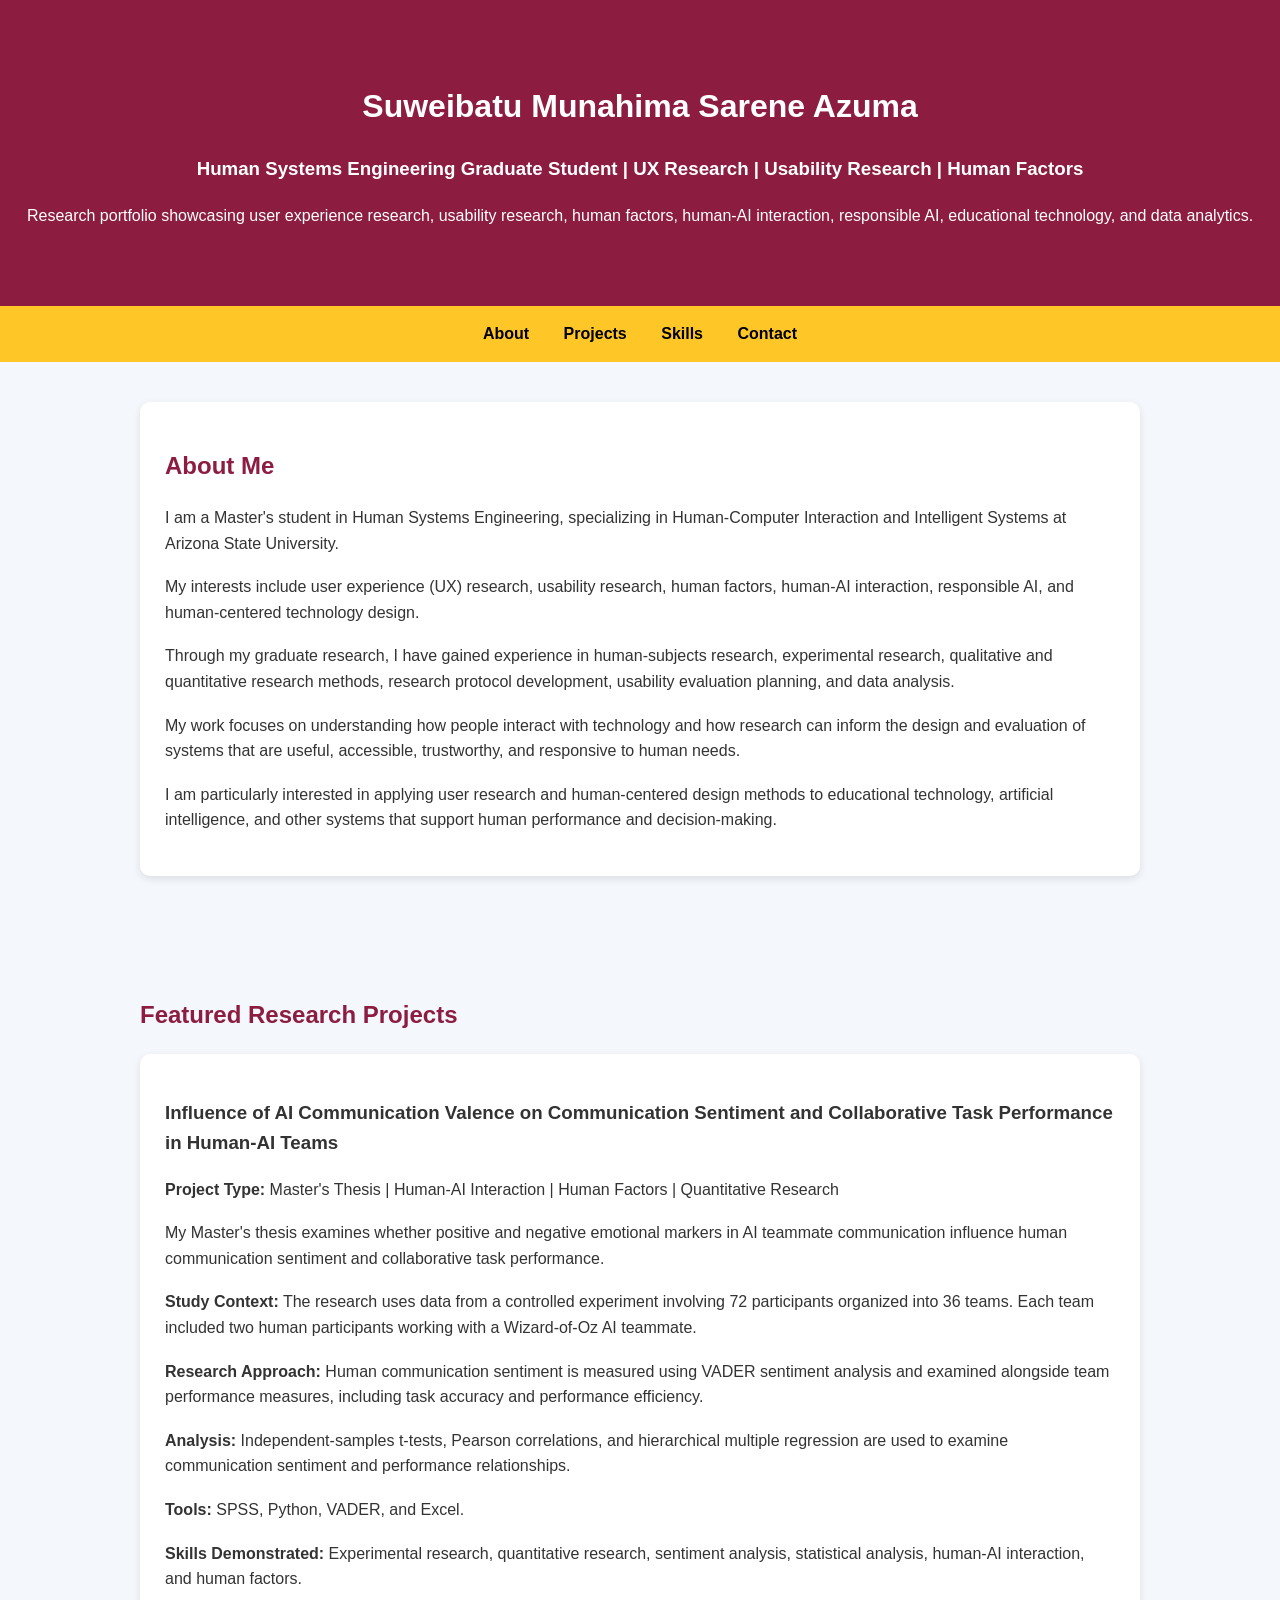
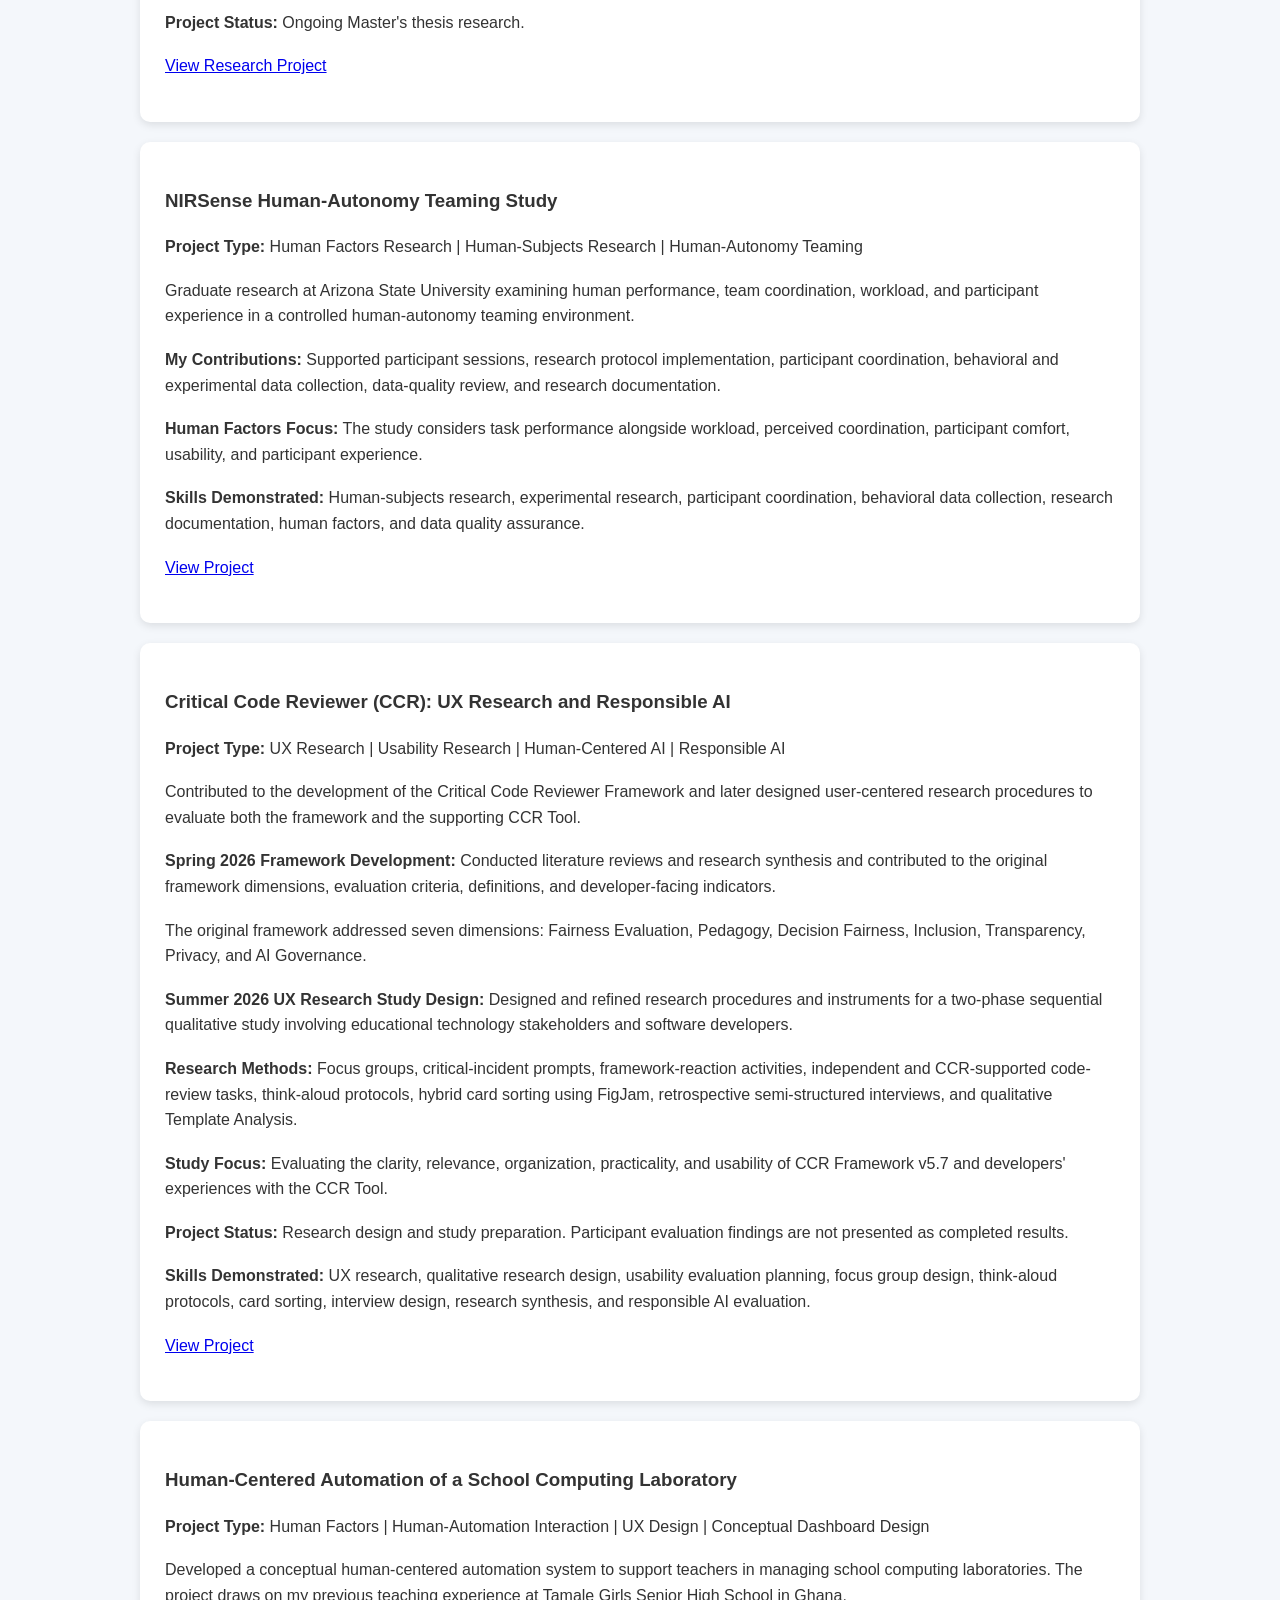
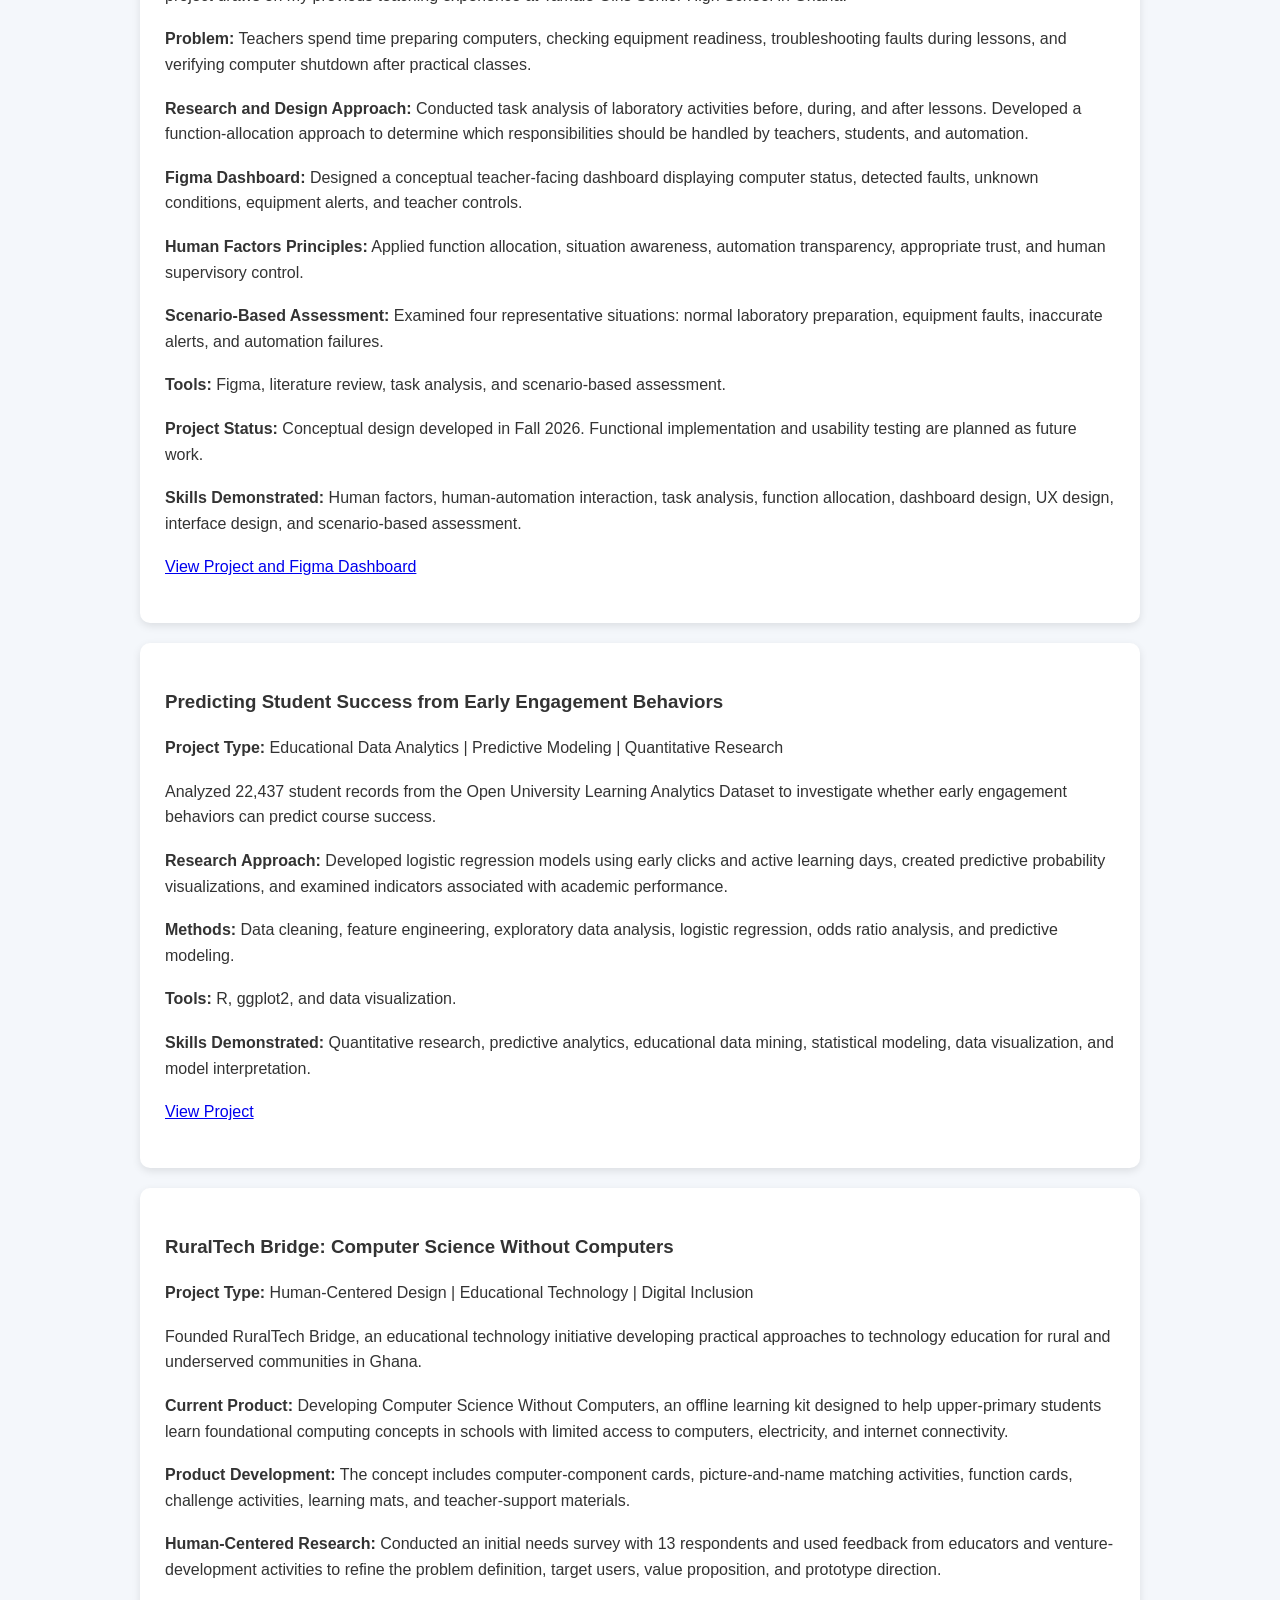
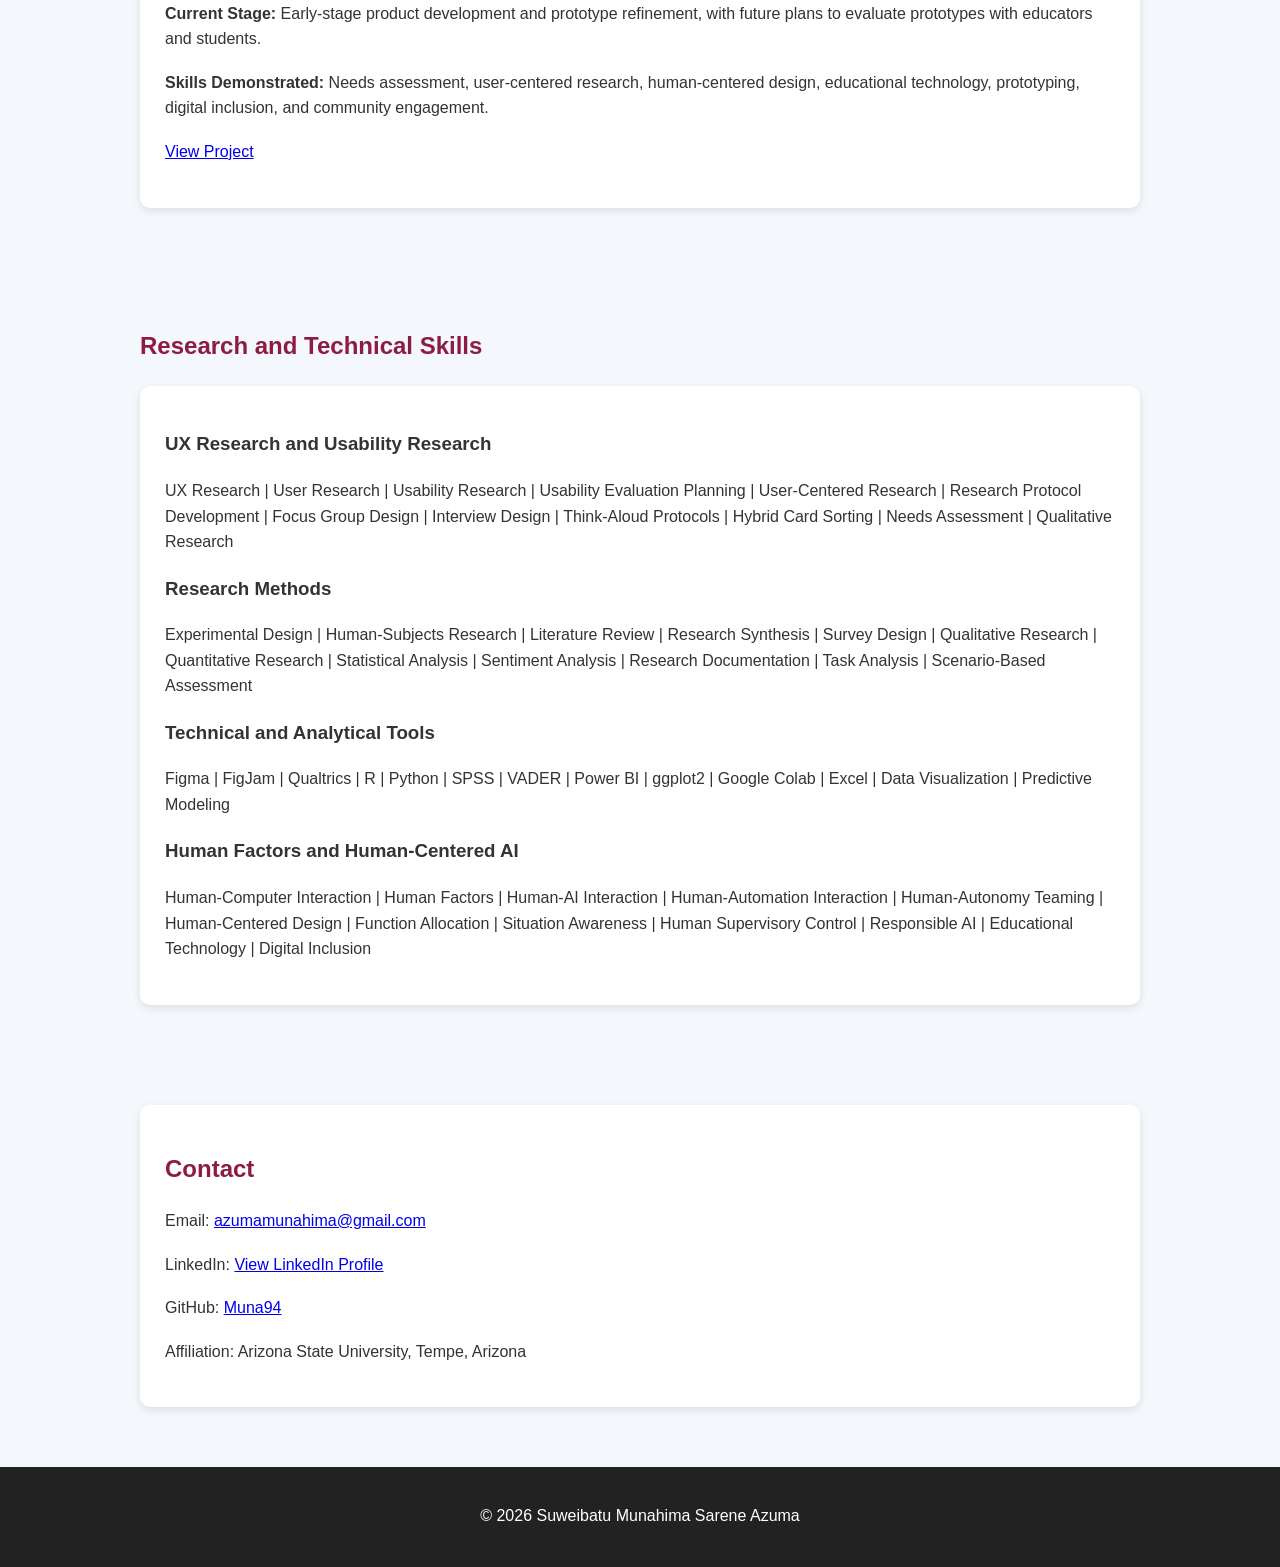
<file: index.html>
<!DOCTYPE html>
<html lang="en">

<head>
    <meta charset="UTF-8">
    <meta name="viewport" content="width=device-width, initial-scale=1.0">

    <meta
        name="description"
        content="Research portfolio of Suweibatu Munahima Sarene Azuma, focusing on UX research, usability research, human factors, human-AI interaction, responsible AI, educational technology, and data analytics."
    >

    <title>Suweibatu Munahima Sarene Azuma | Research Portfolio</title>

    <link rel="stylesheet" href="style.css">
</head>

<body>

    <!-- HEADER -->

    <header>

        <h1>Suweibatu Munahima Sarene Azuma</h1>

        <h3>
            Human Systems Engineering Graduate Student |
            UX Research | Usability Research | Human Factors
        </h3>

        <p>
            Research portfolio showcasing user experience research,
            usability research, human factors, human-AI interaction,
            responsible AI, educational technology, and data analytics.
        </p>

    </header>


    <!-- NAVIGATION -->

    <nav>
        <a href="#about">About</a>
        <a href="#projects">Projects</a>
        <a href="#skills">Skills</a>
        <a href="#contact">Contact</a>
    </nav>


    <!-- ABOUT -->

    <section id="about">

        <div class="card">

            <h2>About Me</h2>

            <p>
                I am a Master's student in Human Systems Engineering,
                specializing in Human-Computer Interaction and
                Intelligent Systems at Arizona State University.
            </p>

            <p>
                My interests include user experience (UX) research,
                usability research, human factors, human-AI interaction,
                responsible AI, and human-centered technology design.
            </p>

            <p>
                Through my graduate research, I have gained experience
                in human-subjects research, experimental research,
                qualitative and quantitative research methods,
                research protocol development, usability evaluation
                planning, and data analysis.
            </p>

            <p>
                My work focuses on understanding how people interact
                with technology and how research can inform the design
                and evaluation of systems that are useful, accessible,
                trustworthy, and responsive to human needs.
            </p>

            <p>
                I am particularly interested in applying user research
                and human-centered design methods to educational
                technology, artificial intelligence, and other systems
                that support human performance and decision-making.
            </p>

        </div>

    </section>


    <!-- FEATURED PROJECTS -->

    <section id="projects">

        <h2>Featured Research Projects</h2>


        <!-- PROJECT 1: MASTER'S THESIS -->

        <div class="card">

            <h3>
                Influence of AI Communication Valence on Communication
                Sentiment and Collaborative Task Performance in
                Human-AI Teams
            </h3>

            <p>
                <strong>Project Type:</strong>
                Master's Thesis | Human-AI Interaction |
                Human Factors | Quantitative Research
            </p>

            <p>
                My Master's thesis examines whether positive and
                negative emotional markers in AI teammate
                communication influence human communication sentiment
                and collaborative task performance.
            </p>

            <p>
                <strong>Study Context:</strong>
                The research uses data from a controlled experiment
                involving 72 participants organized into 36 teams.
                Each team included two human participants working
                with a Wizard-of-Oz AI teammate.
            </p>

            <p>
                <strong>Research Approach:</strong>
                Human communication sentiment is measured using
                VADER sentiment analysis and examined alongside
                team performance measures, including task accuracy
                and performance efficiency.
            </p>

            <p>
                <strong>Analysis:</strong>
                Independent-samples t-tests, Pearson correlations,
                and hierarchical multiple regression are used to
                examine communication sentiment and performance
                relationships.
            </p>

            <p>
                <strong>Tools:</strong>
                SPSS, Python, VADER, and Excel.
            </p>

            <p>
                <strong>Skills Demonstrated:</strong>
                Experimental research, quantitative research,
                sentiment analysis, statistical analysis,
                human-AI interaction, and human factors.
            </p>

            <p>
                <strong>Project Status:</strong>
                Ongoing Master's thesis research.
            </p>
            <p><a href="ai-emotional-valence.html">View Research Project</a></p>

        </div>


        <!-- PROJECT 2: NIRSENSE -->

        <div class="card">

            <h3>NIRSense Human-Autonomy Teaming Study</h3>

            <p>
                <strong>Project Type:</strong>
                Human Factors Research |
                Human-Subjects Research |
                Human-Autonomy Teaming
            </p>

            <p>
                Graduate research at Arizona State University
                examining human performance, team coordination,
                workload, and participant experience in a
                controlled human-autonomy teaming environment.
            </p>

            <p>
                <strong>My Contributions:</strong>
                Supported participant sessions, research protocol
                implementation, participant coordination,
                behavioral and experimental data collection,
                data-quality review, and research documentation.
            </p>

            <p>
                <strong>Human Factors Focus:</strong>
                The study considers task performance alongside
                workload, perceived coordination, participant
                comfort, usability, and participant experience.
            </p>

            <p>
                <strong>Skills Demonstrated:</strong>
                Human-subjects research, experimental research,
                participant coordination, behavioral data collection,
                research documentation, human factors,
                and data quality assurance.
            </p>

            <p>
                <a href="nirsense.html">View Project</a>
            </p>

        </div>


        <!-- PROJECT 3: CRITICAL CODE REVIEWER -->

        <div class="card">

            <h3>
                Critical Code Reviewer (CCR):
                UX Research and Responsible AI
            </h3>

            <p>
                <strong>Project Type:</strong>
                UX Research | Usability Research |
                Human-Centered AI | Responsible AI
            </p>

            <p>
                Contributed to the development of the Critical
                Code Reviewer Framework and later designed
                user-centered research procedures to evaluate
                both the framework and the supporting CCR Tool.
            </p>

            <p>
                <strong>Spring 2026 Framework Development:</strong>
                Conducted literature reviews and research synthesis
                and contributed to the original framework dimensions,
                evaluation criteria, definitions, and
                developer-facing indicators.
            </p>

            <p>
                The original framework addressed seven dimensions:
                Fairness Evaluation, Pedagogy, Decision Fairness,
                Inclusion, Transparency, Privacy, and AI Governance.
            </p>

            <p>
                <strong>Summer 2026 UX Research Study Design:</strong>
                Designed and refined research procedures and
                instruments for a two-phase sequential qualitative
                study involving educational technology stakeholders
                and software developers.
            </p>

            <p>
                <strong>Research Methods:</strong>
                Focus groups, critical-incident prompts,
                framework-reaction activities, independent and
                CCR-supported code-review tasks, think-aloud
                protocols, hybrid card sorting using FigJam,
                retrospective semi-structured interviews,
                and qualitative Template Analysis.
            </p>

            <p>
                <strong>Study Focus:</strong>
                Evaluating the clarity, relevance, organization,
                practicality, and usability of CCR Framework v5.7
                and developers' experiences with the CCR Tool.
            </p>

            <p>
                <strong>Project Status:</strong>
                Research design and study preparation.
                Participant evaluation findings are not
                presented as completed results.
            </p>

            <p>
                <strong>Skills Demonstrated:</strong>
                UX research, qualitative research design,
                usability evaluation planning, focus group design,
                think-aloud protocols, card sorting, interview design,
                research synthesis, and responsible AI evaluation.
            </p>

            <p>
                <a href="ccr-framework.html">View Project</a>
            </p>

        </div>


        <!-- PROJECT 4: HUMAN-AUTOMATION INTERACTION -->

        <div class="card">

            <h3>
                Human-Centered Automation of a
                School Computing Laboratory
            </h3>

            <p>
                <strong>Project Type:</strong>
                Human Factors | Human-Automation Interaction |
                UX Design | Conceptual Dashboard Design
            </p>

            <p>
                Developed a conceptual human-centered automation
                system to support teachers in managing school
                computing laboratories. The project draws on
                my previous teaching experience at Tamale Girls
                Senior High School in Ghana.
            </p>

            <p>
                <strong>Problem:</strong>
                Teachers spend time preparing computers,
                checking equipment readiness, troubleshooting
                faults during lessons, and verifying computer
                shutdown after practical classes.
            </p>

            <p>
                <strong>Research and Design Approach:</strong>
                Conducted task analysis of laboratory activities
                before, during, and after lessons. Developed a
                function-allocation approach to determine which
                responsibilities should be handled by teachers,
                students, and automation.
            </p>

            <p>
                <strong>Figma Dashboard:</strong>
                Designed a conceptual teacher-facing dashboard
                displaying computer status, detected faults,
                unknown conditions, equipment alerts, and
                teacher controls.
            </p>

            <p>
                <strong>Human Factors Principles:</strong>
                Applied function allocation, situation awareness,
                automation transparency, appropriate trust,
                and human supervisory control.
            </p>

            <p>
                <strong>Scenario-Based Assessment:</strong>
                Examined four representative situations:
                normal laboratory preparation, equipment faults,
                inaccurate alerts, and automation failures.
            </p>

            <p>
                <strong>Tools:</strong>
                Figma, literature review, task analysis,
                and scenario-based assessment.
            </p>

            <p>
                <strong>Project Status:</strong>
                Conceptual design developed in Fall 2026.
                Functional implementation and usability testing
                are planned as future work.
            </p>

            <p>
                <strong>Skills Demonstrated:</strong>
                Human factors, human-automation interaction,
                task analysis, function allocation, dashboard
                design, UX design, interface design,
                and scenario-based assessment.
            </p>

            <p>
                <a href="human-automation-lab.html">
                    View Project and Figma Dashboard
                </a>
            </p>

        </div>


        <!-- PROJECT 5: STUDENT SUCCESS ANALYTICS -->

        <div class="card">

            <h3>
                Predicting Student Success from
                Early Engagement Behaviors
            </h3>

            <p>
                <strong>Project Type:</strong>
                Educational Data Analytics |
                Predictive Modeling | Quantitative Research
            </p>

            <p>
                Analyzed 22,437 student records from the
                Open University Learning Analytics Dataset
                to investigate whether early engagement
                behaviors can predict course success.
            </p>

            <p>
                <strong>Research Approach:</strong>
                Developed logistic regression models using
                early clicks and active learning days,
                created predictive probability visualizations,
                and examined indicators associated with
                academic performance.
            </p>

            <p>
                <strong>Methods:</strong>
                Data cleaning, feature engineering,
                exploratory data analysis, logistic regression,
                odds ratio analysis, and predictive modeling.
            </p>

            <p>
                <strong>Tools:</strong>
                R, ggplot2, and data visualization.
            </p>

            <p>
                <strong>Skills Demonstrated:</strong>
                Quantitative research, predictive analytics,
                educational data mining, statistical modeling,
                data visualization, and model interpretation.
            </p>

            <p>
                <a href="predicting-student-success.html">
                    View Project
                </a>
            </p>

        </div>


        <!-- PROJECT 6: RURALTECH BRIDGE -->

        <div class="card">

            <h3>
                RuralTech Bridge:
                Computer Science Without Computers
            </h3>

            <p>
                <strong>Project Type:</strong>
                Human-Centered Design |
                Educational Technology | Digital Inclusion
            </p>

            <p>
                Founded RuralTech Bridge, an educational
                technology initiative developing practical
                approaches to technology education for
                rural and underserved communities in Ghana.
            </p>

            <p>
                <strong>Current Product:</strong>
                Developing Computer Science Without Computers,
                an offline learning kit designed to help
                upper-primary students learn foundational
                computing concepts in schools with limited
                access to computers, electricity, and
                internet connectivity.
            </p>

            <p>
                <strong>Product Development:</strong>
                The concept includes computer-component cards,
                picture-and-name matching activities,
                function cards, challenge activities,
                learning mats, and teacher-support materials.
            </p>

            <p>
                <strong>Human-Centered Research:</strong>
                Conducted an initial needs survey with
                13 respondents and used feedback from
                educators and venture-development activities
                to refine the problem definition, target users,
                value proposition, and prototype direction.
            </p>

            <p>
                <strong>Current Stage:</strong>
                Early-stage product development and prototype
                refinement, with future plans to evaluate
                prototypes with educators and students.
            </p>

            <p>
                <strong>Skills Demonstrated:</strong>
                Needs assessment, user-centered research,
                human-centered design, educational technology,
                prototyping, digital inclusion,
                and community engagement.
            </p>

            <p>
                <a href="ruraltech-bridge.html">
                    View Project
                </a>
            </p>

        </div>

    </section>


    <!-- SKILLS -->

    <section id="skills">

        <h2>Research and Technical Skills</h2>

        <div class="card">

            <h3>UX Research and Usability Research</h3>

            <p>
                UX Research | User Research |
                Usability Research | Usability Evaluation Planning |
                User-Centered Research | Research Protocol Development |
                Focus Group Design | Interview Design |
                Think-Aloud Protocols | Hybrid Card Sorting |
                Needs Assessment | Qualitative Research
            </p>

            <h3>Research Methods</h3>

            <p>
                Experimental Design | Human-Subjects Research |
                Literature Review | Research Synthesis |
                Survey Design | Qualitative Research |
                Quantitative Research | Statistical Analysis |
                Sentiment Analysis | Research Documentation |
                Task Analysis | Scenario-Based Assessment
            </p>

            <h3>Technical and Analytical Tools</h3>

            <p>
                Figma | FigJam | Qualtrics |
                R | Python | SPSS | VADER |
                Power BI | ggplot2 | Google Colab |
                Excel | Data Visualization |
                Predictive Modeling
            </p>

            <h3>Human Factors and Human-Centered AI</h3>

            <p>
                Human-Computer Interaction | Human Factors |
                Human-AI Interaction | Human-Automation Interaction |
                Human-Autonomy Teaming | Human-Centered Design |
                Function Allocation | Situation Awareness |
                Human Supervisory Control | Responsible AI |
                Educational Technology | Digital Inclusion
            </p>

        </div>

    </section>


    <!-- CONTACT -->

    <section id="contact">

        <div class="card">

            <h2>Contact</h2>

            <p>
                Email:
                <a href="mailto:azumamunahima@gmail.com">
                    azumamunahima@gmail.com
                </a>
            </p>

            <p>
                LinkedIn:
                <a
                    href="https://linkedin.com/in/suweibatu-munahima-sarene-azuma"
                    target="_blank"
                    rel="noopener noreferrer"
                >
                    View LinkedIn Profile
                </a>
            </p>

            <p>
                GitHub:
                <a
                    href="https://github.com/Muna94"
                    target="_blank"
                    rel="noopener noreferrer"
                >
                    Muna94
                </a>
            </p>

            <p>
                Affiliation:
                Arizona State University, Tempe, Arizona
            </p>

        </div>

    </section>


    <!-- FOOTER -->

    <footer>
        <p>
            &copy; 2026 Suweibatu Munahima Sarene Azuma
        </p>
    </footer>

</body>
</html>
</file>
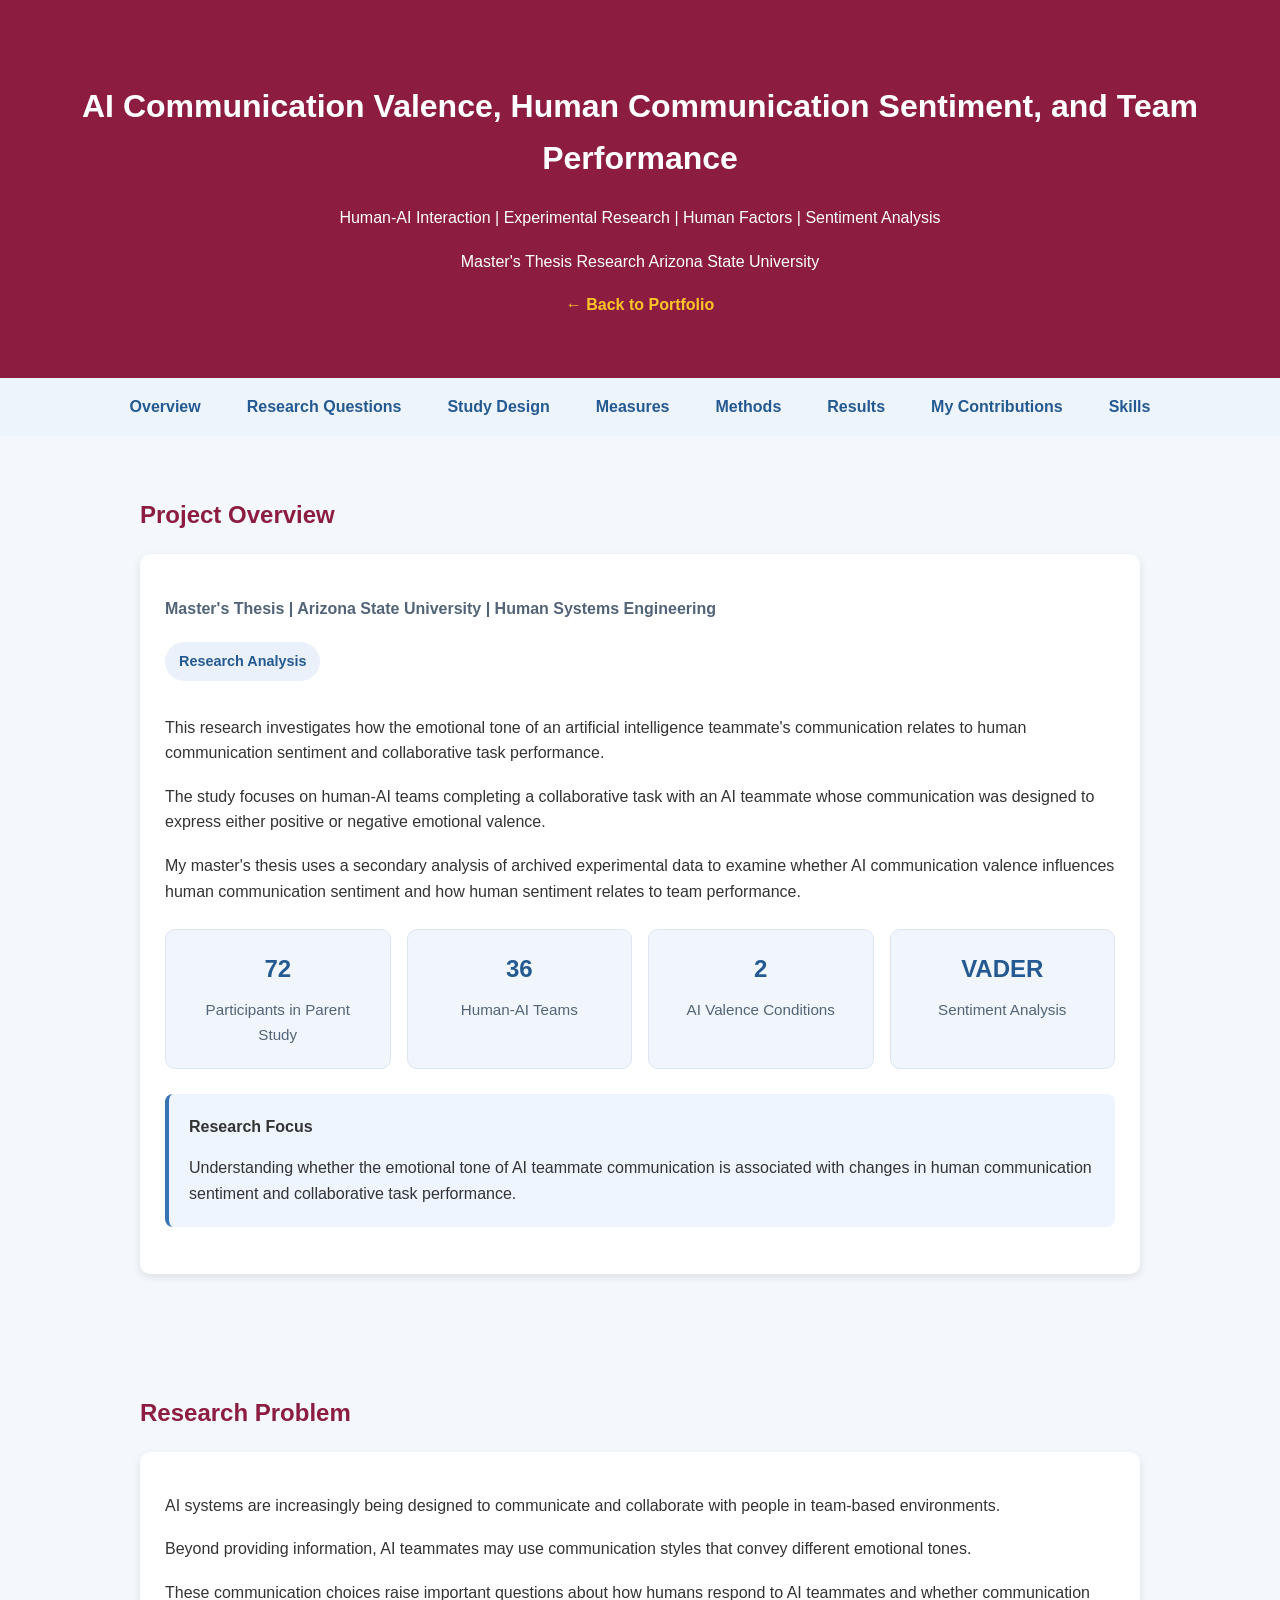
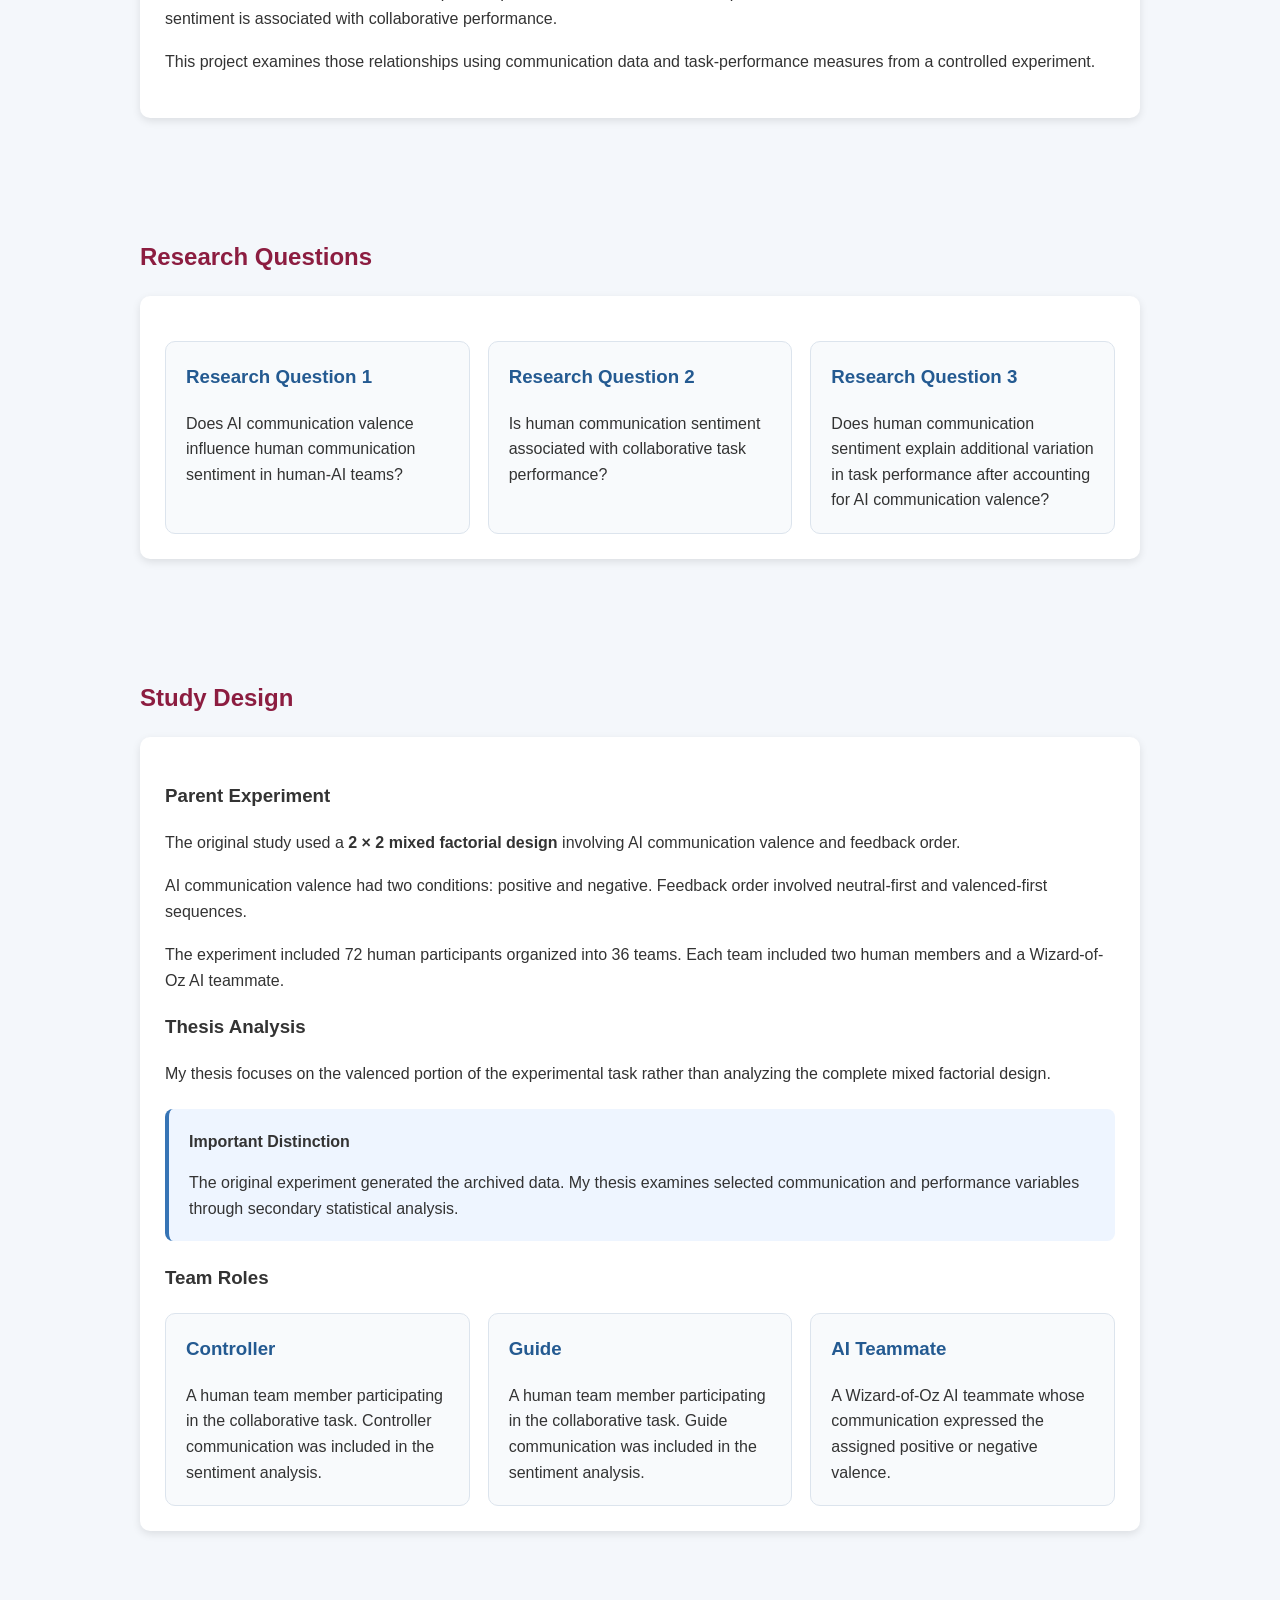
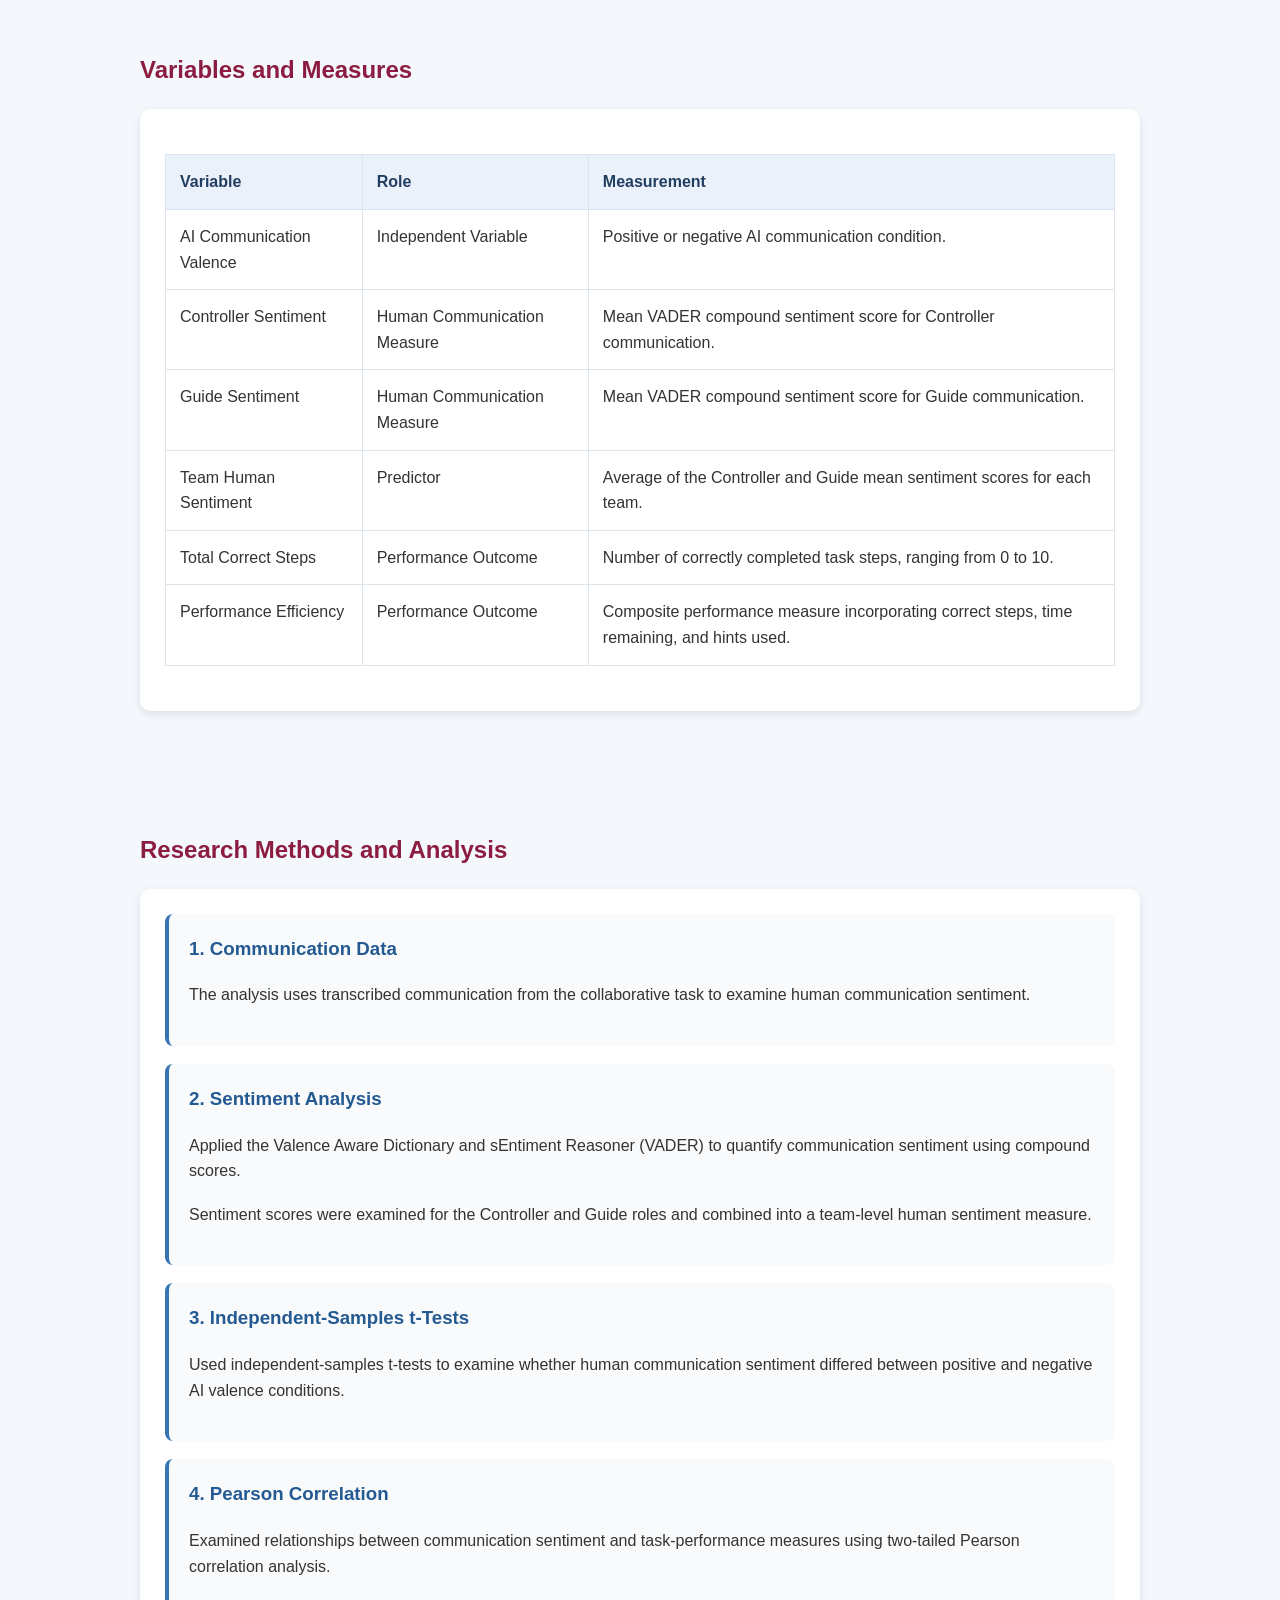
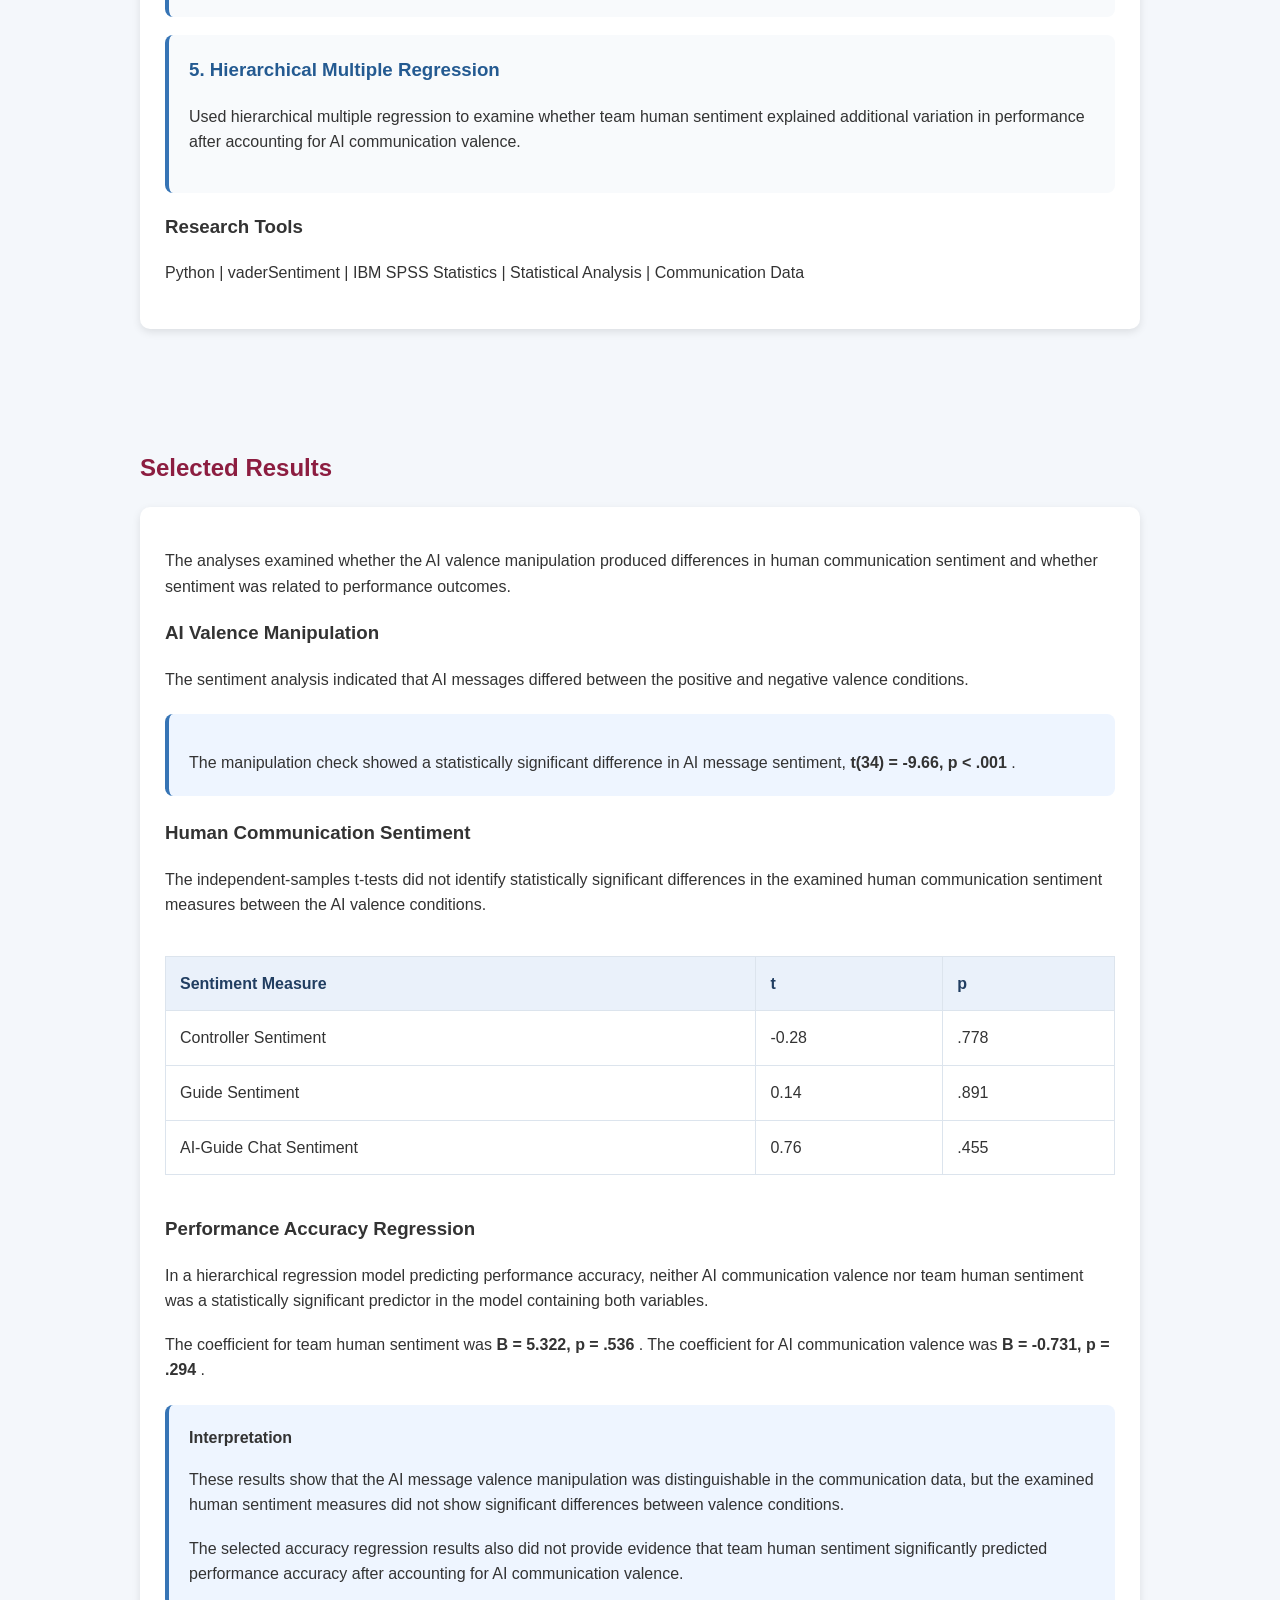
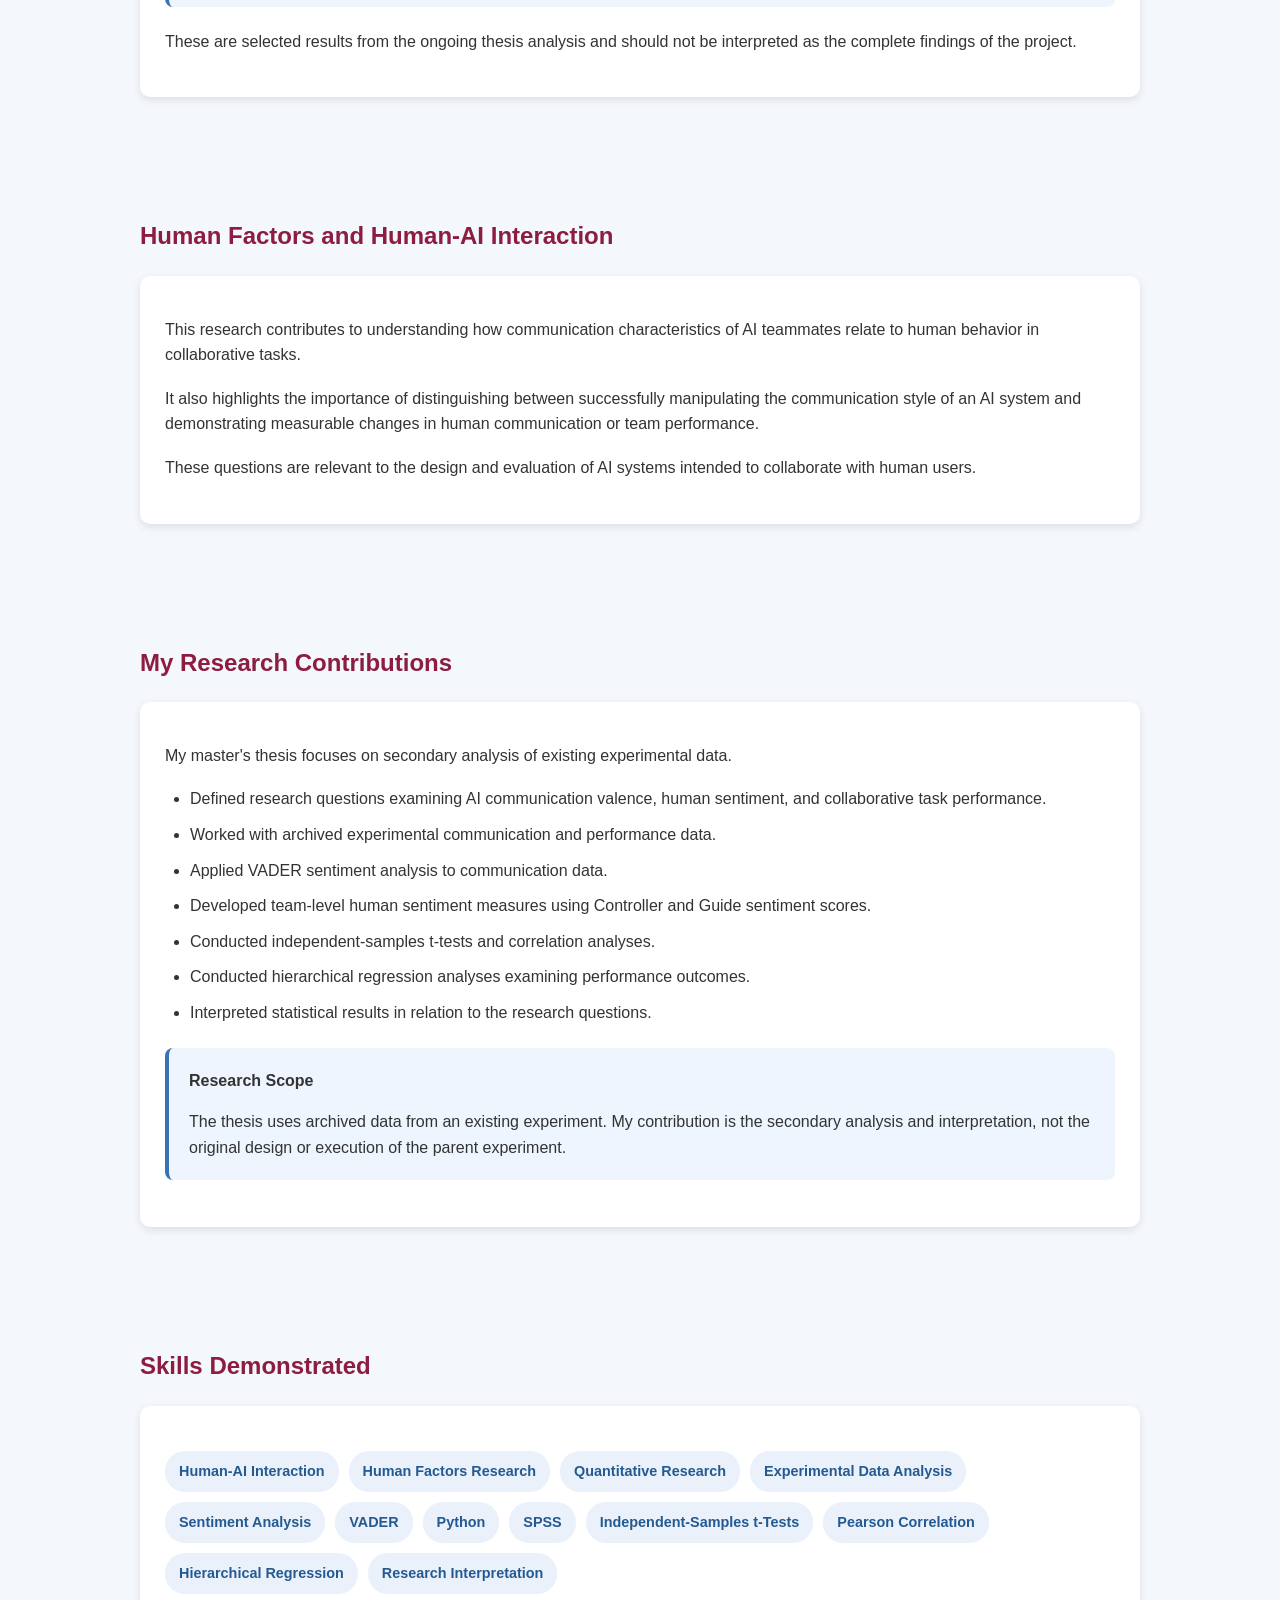
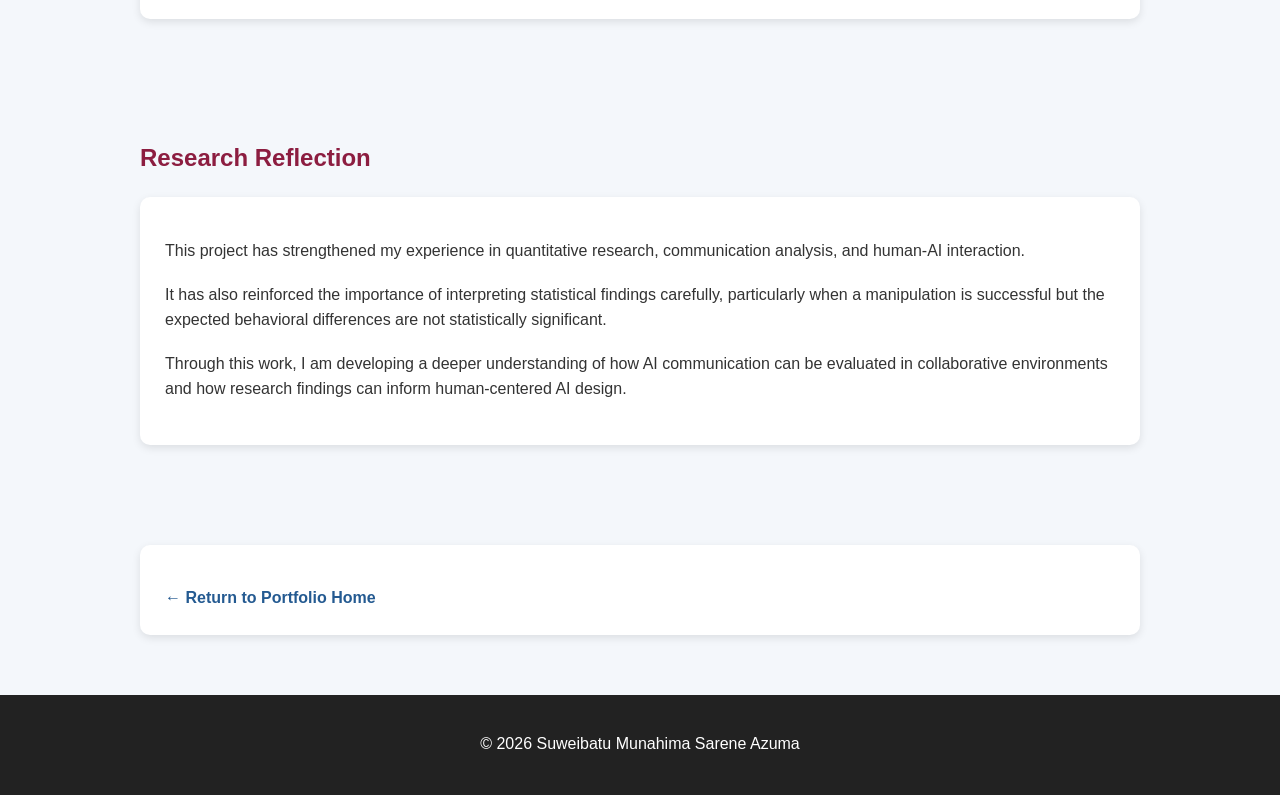
<file: ai-emotional-valence.html>
<!DOCTYPE html>
<html lang="en">

<head>
    <meta charset="UTF-8">
    <meta name="viewport"
          content="width=device-width, initial-scale=1.0">

    <meta name="description"
          content="Master's thesis research examining AI communication valence, human communication sentiment, and collaborative task performance in human-AI teams.">

    <title>
        AI Communication Valence and Human-AI Team Performance
    </title>

    <link rel="stylesheet" href="style.css">

    <style>
        html {
            scroll-behavior: smooth;
        }

        .project-nav {
            display: flex;
            flex-wrap: wrap;
            justify-content: center;
            gap: 16px;
            padding: 16px 20px;
            background: #edf4fc;
        }

        .project-nav a {
            color: #245a91;
            font-weight: 600;
            text-decoration: none;
        }

        .project-nav a:hover {
            text-decoration: underline;
        }

        .project-meta {
            color: #526477;
            font-weight: 600;
            line-height: 1.8;
        }

        .status-label {
            display: inline-block;
            background: #eaf1fa;
            color: #245a91;
            padding: 8px 14px;
            border-radius: 20px;
            font-size: 0.9rem;
            font-weight: 600;
            margin-bottom: 18px;
        }

        .summary-grid {
            display: grid;
            grid-template-columns:
                repeat(auto-fit, minmax(170px, 1fr));
            gap: 16px;
            margin: 25px 0;
        }

        .summary-item {
            background: #f1f6fd;
            border: 1px solid #dce6f3;
            border-radius: 10px;
            padding: 20px;
            text-align: center;
        }

        .summary-item strong {
            display: block;
            color: #245a91;
            font-size: 1.5rem;
            margin-bottom: 8px;
        }

        .summary-item span {
            color: #526477;
            font-size: 0.95rem;
        }

        .highlight {
            background: #eef5ff;
            border-left: 4px solid #3674b5;
            border-radius: 8px;
            padding: 20px;
            margin: 22px 0;
        }

        .highlight p:last-child {
            margin-bottom: 0;
        }

        .research-grid {
            display: grid;
            grid-template-columns:
                repeat(auto-fit, minmax(230px, 1fr));
            gap: 18px;
            margin-top: 20px;
        }

        .research-box {
            background: #f8fafc;
            border: 1px solid #dce4ed;
            border-radius: 10px;
            padding: 20px;
        }

        .research-box h3 {
            color: #245a91;
            margin-top: 0;
        }

        .research-box p:last-child {
            margin-bottom: 0;
        }

        .process-step {
            background: #f8fafc;
            border-left: 4px solid #3674b5;
            border-radius: 8px;
            padding: 20px;
            margin-bottom: 18px;
        }

        .process-step h3 {
            color: #245a91;
            margin-top: 0;
        }

        .table-wrapper {
            overflow-x: auto;
        }

        .research-table {
            width: 100%;
            border-collapse: collapse;
            margin: 20px 0;
        }

        .research-table th,
        .research-table td {
            border: 1px solid #dce4ed;
            padding: 14px;
            text-align: left;
            vertical-align: top;
            line-height: 1.6;
        }

        .research-table th {
            background: #eaf1fa;
            color: #213e61;
        }

        .skills-container {
            display: flex;
            flex-wrap: wrap;
            gap: 10px;
            margin-top: 20px;
        }

        .skill-tag {
            background: #eaf1fa;
            color: #245a91;
            padding: 9px 14px;
            border-radius: 20px;
            font-size: 0.9rem;
            font-weight: 600;
        }

        .back-link {
            display: inline-block;
            margin-top: 15px;
            color: #245a91;
            font-weight: 600;
            text-decoration: none;
        }

        @media (max-width: 600px) {
            .summary-grid {
                grid-template-columns: repeat(2, 1fr);
            }

            .summary-item {
                padding: 14px;
            }

            .research-table th,
            .research-table td {
                padding: 10px;
                font-size: 0.9rem;
            }
        }
    </style>
</head>

<body>

    <!-- HEADER -->

    <header>

        <h1>
            AI Communication Valence,
            Human Communication Sentiment,
            and Team Performance
        </h1>

        <p>
            Human-AI Interaction |
            Experimental Research |
            Human Factors |
            Sentiment Analysis
        </p>

        <p>
            Master's Thesis Research
            Arizona State University
        </p>

        <a href="index.html">
            ← Back to Portfolio
        </a>

    </header>


    <!-- NAVIGATION -->

    <nav class="project-nav" aria-label="Project sections">
        <a href="#overview">Overview</a>
        <a href="#questions">Research Questions</a>
        <a href="#design">Study Design</a>
        <a href="#measures">Measures</a>
        <a href="#methods">Methods</a>
        <a href="#results">Results</a>
        <a href="#contributions">My Contributions</a>
        <a href="#skills">Skills</a>
    </nav>


    <main>

        <!-- OVERVIEW -->

        <section id="overview">

            <h2>Project Overview</h2>

            <div class="card">

                <p class="project-meta">
                    Master's Thesis |
                    Arizona State University |
                    Human Systems Engineering
                </p>

                <span class="status-label">
                    Research Analysis
                </span>

                <p>
                    This research investigates
                    how the emotional tone of
                    an artificial intelligence
                    teammate's communication
                    relates to human communication
                    sentiment and collaborative
                    task performance.
                </p>

                <p>
                    The study focuses on
                    human-AI teams completing
                    a collaborative task
                    with an AI teammate
                    whose communication
                    was designed to express
                    either positive or
                    negative emotional valence.
                </p>

                <p>
                    My master's thesis uses
                    a secondary analysis
                    of archived experimental
                    data to examine whether
                    AI communication valence
                    influences human communication
                    sentiment and how human
                    sentiment relates to
                    team performance.
                </p>

                <div class="summary-grid">

                    <div class="summary-item">
                        <strong>72</strong>
                        <span>Participants in Parent Study</span>
                    </div>

                    <div class="summary-item">
                        <strong>36</strong>
                        <span>Human-AI Teams</span>
                    </div>

                    <div class="summary-item">
                        <strong>2</strong>
                        <span>AI Valence Conditions</span>
                    </div>

                    <div class="summary-item">
                        <strong>VADER</strong>
                        <span>Sentiment Analysis</span>
                    </div>

                </div>

                <div class="highlight">

                    <strong>Research Focus</strong>

                    <p>
                        Understanding whether
                        the emotional tone of
                        AI teammate communication
                        is associated with
                        changes in human
                        communication sentiment
                        and collaborative
                        task performance.
                    </p>

                </div>

            </div>

        </section>


        <!-- RESEARCH PROBLEM -->

        <section>

            <h2>Research Problem</h2>

            <div class="card">

                <p>
                    AI systems are increasingly
                    being designed to communicate
                    and collaborate with people
                    in team-based environments.
                </p>

                <p>
                    Beyond providing information,
                    AI teammates may use
                    communication styles
                    that convey different
                    emotional tones.
                </p>

                <p>
                    These communication choices
                    raise important questions
                    about how humans respond
                    to AI teammates and
                    whether communication
                    sentiment is associated
                    with collaborative
                    performance.
                </p>

                <p>
                    This project examines
                    those relationships
                    using communication
                    data and task-performance
                    measures from a
                    controlled experiment.
                </p>

            </div>

        </section>


        <!-- RESEARCH QUESTIONS -->

        <section id="questions">

            <h2>Research Questions</h2>

            <div class="card">

                <div class="research-grid">

                    <div class="research-box">

                        <h3>Research Question 1</h3>

                        <p>
                            Does AI communication
                            valence influence
                            human communication
                            sentiment in
                            human-AI teams?
                        </p>

                    </div>

                    <div class="research-box">

                        <h3>Research Question 2</h3>

                        <p>
                            Is human communication
                            sentiment associated
                            with collaborative
                            task performance?
                        </p>

                    </div>

                    <div class="research-box">

                        <h3>Research Question 3</h3>

                        <p>
                            Does human communication
                            sentiment explain
                            additional variation
                            in task performance
                            after accounting
                            for AI communication
                            valence?
                        </p>

                    </div>

                </div>

            </div>

        </section>


        <!-- STUDY DESIGN -->

        <section id="design">

            <h2>Study Design</h2>

            <div class="card">

                <h3>Parent Experiment</h3>

                <p>
                    The original study
                    used a
                    <strong>
                        2 × 2 mixed factorial design
                    </strong>
                    involving AI communication
                    valence and feedback order.
                </p>

                <p>
                    AI communication valence
                    had two conditions:
                    positive and negative.
                    Feedback order involved
                    neutral-first and
                    valenced-first sequences.
                </p>

                <p>
                    The experiment included
                    72 human participants
                    organized into 36 teams.
                    Each team included
                    two human members
                    and a Wizard-of-Oz
                    AI teammate.
                </p>

                <h3>Thesis Analysis</h3>

                <p>
                    My thesis focuses
                    on the valenced
                    portion of the
                    experimental task
                    rather than analyzing
                    the complete mixed
                    factorial design.
                </p>

                <div class="highlight">

                    <strong>Important Distinction</strong>

                    <p>
                        The original experiment
                        generated the archived
                        data. My thesis
                        examines selected
                        communication and
                        performance variables
                        through secondary
                        statistical analysis.
                    </p>

                </div>

                <h3>Team Roles</h3>

                <div class="research-grid">

                    <div class="research-box">

                        <h3>Controller</h3>

                        <p>
                            A human team member
                            participating in
                            the collaborative task.
                            Controller communication
                            was included in
                            the sentiment analysis.
                        </p>

                    </div>

                    <div class="research-box">

                        <h3>Guide</h3>

                        <p>
                            A human team member
                            participating in
                            the collaborative task.
                            Guide communication
                            was included in
                            the sentiment analysis.
                        </p>

                    </div>

                    <div class="research-box">

                        <h3>AI Teammate</h3>

                        <p>
                            A Wizard-of-Oz
                            AI teammate whose
                            communication
                            expressed the
                            assigned positive
                            or negative valence.
                        </p>

                    </div>

                </div>

            </div>

        </section>


        <!-- VARIABLES AND MEASURES -->

        <section id="measures">

            <h2>Variables and Measures</h2>

            <div class="card">

                <div class="table-wrapper">

                    <table class="research-table">

                        <thead>
                            <tr>
                                <th>Variable</th>
                                <th>Role</th>
                                <th>Measurement</th>
                            </tr>
                        </thead>

                        <tbody>

                            <tr>
                                <td>
                                    AI Communication Valence
                                </td>

                                <td>
                                    Independent Variable
                                </td>

                                <td>
                                    Positive or negative
                                    AI communication condition.
                                </td>
                            </tr>

                            <tr>
                                <td>
                                    Controller Sentiment
                                </td>

                                <td>
                                    Human Communication Measure
                                </td>

                                <td>
                                    Mean VADER compound
                                    sentiment score for
                                    Controller communication.
                                </td>
                            </tr>

                            <tr>
                                <td>
                                    Guide Sentiment
                                </td>

                                <td>
                                    Human Communication Measure
                                </td>

                                <td>
                                    Mean VADER compound
                                    sentiment score for
                                    Guide communication.
                                </td>
                            </tr>

                            <tr>
                                <td>
                                    Team Human Sentiment
                                </td>

                                <td>
                                    Predictor
                                </td>

                                <td>
                                    Average of the
                                    Controller and
                                    Guide mean sentiment
                                    scores for each team.
                                </td>
                            </tr>

                            <tr>
                                <td>
                                    Total Correct Steps
                                </td>

                                <td>
                                    Performance Outcome
                                </td>

                                <td>
                                    Number of correctly
                                    completed task steps,
                                    ranging from 0 to 10.
                                </td>
                            </tr>

                            <tr>
                                <td>
                                    Performance Efficiency
                                </td>

                                <td>
                                    Performance Outcome
                                </td>

                                <td>
                                    Composite performance
                                    measure incorporating
                                    correct steps,
                                    time remaining,
                                    and hints used.
                                </td>
                            </tr>

                        </tbody>

                    </table>

                </div>

            </div>

        </section>


        <!-- METHODS -->

        <section id="methods">

            <h2>Research Methods and Analysis</h2>

            <div class="card">

                <div class="process-step">

                    <h3>
                        1. Communication Data
                    </h3>

                    <p>
                        The analysis uses
                        transcribed communication
                        from the collaborative
                        task to examine
                        human communication
                        sentiment.
                    </p>

                </div>

                <div class="process-step">

                    <h3>
                        2. Sentiment Analysis
                    </h3>

                    <p>
                        Applied the
                        Valence Aware Dictionary
                        and sEntiment Reasoner
                        (VADER) to quantify
                        communication sentiment
                        using compound scores.
                    </p>

                    <p>
                        Sentiment scores were
                        examined for the
                        Controller and Guide
                        roles and combined
                        into a team-level
                        human sentiment measure.
                    </p>

                </div>

                <div class="process-step">

                    <h3>
                        3. Independent-Samples t-Tests
                    </h3>

                    <p>
                        Used independent-samples
                        t-tests to examine
                        whether human communication
                        sentiment differed
                        between positive and
                        negative AI valence
                        conditions.
                    </p>

                </div>

                <div class="process-step">

                    <h3>
                        4. Pearson Correlation
                    </h3>

                    <p>
                        Examined relationships
                        between communication
                        sentiment and
                        task-performance
                        measures using
                        two-tailed Pearson
                        correlation analysis.
                    </p>

                </div>

                <div class="process-step">

                    <h3>
                        5. Hierarchical Multiple Regression
                    </h3>

                    <p>
                        Used hierarchical
                        multiple regression
                        to examine whether
                        team human sentiment
                        explained additional
                        variation in performance
                        after accounting for
                        AI communication valence.
                    </p>

                </div>

                <h3>Research Tools</h3>

                <p>
                    Python |
                    vaderSentiment |
                    IBM SPSS Statistics |
                    Statistical Analysis |
                    Communication Data
                </p>

            </div>

        </section>


        <!-- RESULTS -->

        <section id="results">

            <h2>Selected Results</h2>

            <div class="card">

                <p>
                    The analyses examined
                    whether the AI valence
                    manipulation produced
                    differences in human
                    communication sentiment
                    and whether sentiment
                    was related to
                    performance outcomes.
                </p>

                <h3>AI Valence Manipulation</h3>

                <p>
                    The sentiment analysis
                    indicated that AI messages
                    differed between the
                    positive and negative
                    valence conditions.
                </p>

                <div class="highlight">

                    <p>
                        The manipulation check
                        showed a statistically
                        significant difference
                        in AI message sentiment,
                        <strong>
                            t(34) = -9.66,
                            p &lt; .001
                        </strong>.
                    </p>

                </div>

                <h3>Human Communication Sentiment</h3>

                <p>
                    The independent-samples
                    t-tests did not identify
                    statistically significant
                    differences in the
                    examined human
                    communication sentiment
                    measures between the
                    AI valence conditions.
                </p>

                <div class="table-wrapper">

                    <table class="research-table">

                        <thead>
                            <tr>
                                <th>Sentiment Measure</th>
                                <th>t</th>
                                <th>p</th>
                            </tr>
                        </thead>

                        <tbody>

                            <tr>
                                <td>
                                    Controller Sentiment
                                </td>
                                <td>-0.28</td>
                                <td>.778</td>
                            </tr>

                            <tr>
                                <td>
                                    Guide Sentiment
                                </td>
                                <td>0.14</td>
                                <td>.891</td>
                            </tr>

                            <tr>
                                <td>
                                    AI-Guide Chat Sentiment
                                </td>
                                <td>0.76</td>
                                <td>.455</td>
                            </tr>

                        </tbody>

                    </table>

                </div>

                <h3>Performance Accuracy Regression</h3>

                <p>
                    In a hierarchical
                    regression model
                    predicting performance
                    accuracy, neither
                    AI communication valence
                    nor team human sentiment
                    was a statistically
                    significant predictor
                    in the model containing
                    both variables.
                </p>

                <p>
                    The coefficient for
                    team human sentiment
                    was
                    <strong>
                        B = 5.322,
                        p = .536
                    </strong>.
                    The coefficient for
                    AI communication valence
                    was
                    <strong>
                        B = -0.731,
                        p = .294
                    </strong>.
                </p>

                <div class="highlight">

                    <strong>Interpretation</strong>

                    <p>
                        These results show
                        that the AI message
                        valence manipulation
                        was distinguishable
                        in the communication
                        data, but the examined
                        human sentiment measures
                        did not show significant
                        differences between
                        valence conditions.
                    </p>

                    <p>
                        The selected accuracy
                        regression results
                        also did not provide
                        evidence that team
                        human sentiment
                        significantly predicted
                        performance accuracy
                        after accounting for
                        AI communication valence.
                    </p>

                </div>

                <p>
                    These are selected
                    results from the
                    ongoing thesis analysis
                    and should not be
                    interpreted as the
                    complete findings
                    of the project.
                </p>

            </div>

        </section>


        <!-- HUMAN FACTORS IMPLICATIONS -->

        <section>

            <h2>Human Factors and Human-AI Interaction</h2>

            <div class="card">

                <p>
                    This research contributes
                    to understanding how
                    communication characteristics
                    of AI teammates relate
                    to human behavior
                    in collaborative tasks.
                </p>

                <p>
                    It also highlights
                    the importance of
                    distinguishing between
                    successfully manipulating
                    the communication style
                    of an AI system and
                    demonstrating measurable
                    changes in human
                    communication or
                    team performance.
                </p>

                <p>
                    These questions are
                    relevant to the design
                    and evaluation of
                    AI systems intended
                    to collaborate
                    with human users.
                </p>

            </div>

        </section>


        <!-- MY CONTRIBUTIONS -->

        <section id="contributions">

            <h2>My Research Contributions</h2>

            <div class="card">

                <p>
                    My master's thesis
                    focuses on secondary
                    analysis of existing
                    experimental data.
                </p>

                <ul>

                    <li>
                        Defined research
                        questions examining
                        AI communication
                        valence, human
                        sentiment, and
                        collaborative
                        task performance.
                    </li>

                    <li>
                        Worked with
                        archived experimental
                        communication and
                        performance data.
                    </li>

                    <li>
                        Applied VADER
                        sentiment analysis
                        to communication data.
                    </li>

                    <li>
                        Developed team-level
                        human sentiment
                        measures using
                        Controller and
                        Guide sentiment scores.
                    </li>

                    <li>
                        Conducted
                        independent-samples
                        t-tests and
                        correlation analyses.
                    </li>

                    <li>
                        Conducted hierarchical
                        regression analyses
                        examining performance
                        outcomes.
                    </li>

                    <li>
                        Interpreted
                        statistical results
                        in relation to
                        the research questions.
                    </li>

                </ul>

                <div class="highlight">

                    <strong>Research Scope</strong>

                    <p>
                        The thesis uses
                        archived data
                        from an existing
                        experiment.
                        My contribution
                        is the secondary
                        analysis and
                        interpretation,
                        not the original
                        design or execution
                        of the parent experiment.
                    </p>

                </div>

            </div>

        </section>


        <!-- SKILLS -->

        <section id="skills">

            <h2>Skills Demonstrated</h2>

            <div class="card">

                <div class="skills-container">

                    <span class="skill-tag">
                        Human-AI Interaction
                    </span>

                    <span class="skill-tag">
                        Human Factors Research
                    </span>

                    <span class="skill-tag">
                        Quantitative Research
                    </span>

                    <span class="skill-tag">
                        Experimental Data Analysis
                    </span>

                    <span class="skill-tag">
                        Sentiment Analysis
                    </span>

                    <span class="skill-tag">
                        VADER
                    </span>

                    <span class="skill-tag">
                        Python
                    </span>

                    <span class="skill-tag">
                        SPSS
                    </span>

                    <span class="skill-tag">
                        Independent-Samples t-Tests
                    </span>

                    <span class="skill-tag">
                        Pearson Correlation
                    </span>

                    <span class="skill-tag">
                        Hierarchical Regression
                    </span>

                    <span class="skill-tag">
                        Research Interpretation
                    </span>

                </div>

            </div>

        </section>


        <!-- REFLECTION -->

        <section>

            <h2>Research Reflection</h2>

            <div class="card">

                <p>
                    This project has
                    strengthened my
                    experience in
                    quantitative research,
                    communication analysis,
                    and human-AI interaction.
                </p>

                <p>
                    It has also
                    reinforced the
                    importance of
                    interpreting statistical
                    findings carefully,
                    particularly when
                    a manipulation
                    is successful
                    but the expected
                    behavioral differences
                    are not statistically
                    significant.
                </p>

                <p>
                    Through this work,
                    I am developing
                    a deeper understanding
                    of how AI communication
                    can be evaluated
                    in collaborative
                    environments and
                    how research findings
                    can inform
                    human-centered
                    AI design.
                </p>

            </div>

        </section>


        <!-- BACK -->

        <section>

            <div class="card">

                <a class="back-link"
                   href="index.html">
                    ← Return to Portfolio Home
                </a>

            </div>

        </section>

    </main>


    <!-- FOOTER -->

    <footer>

        <p>
            &copy; 2026
            Suweibatu Munahima Sarene Azuma
        </p>

    </footer>

</body>
</html>
</file>
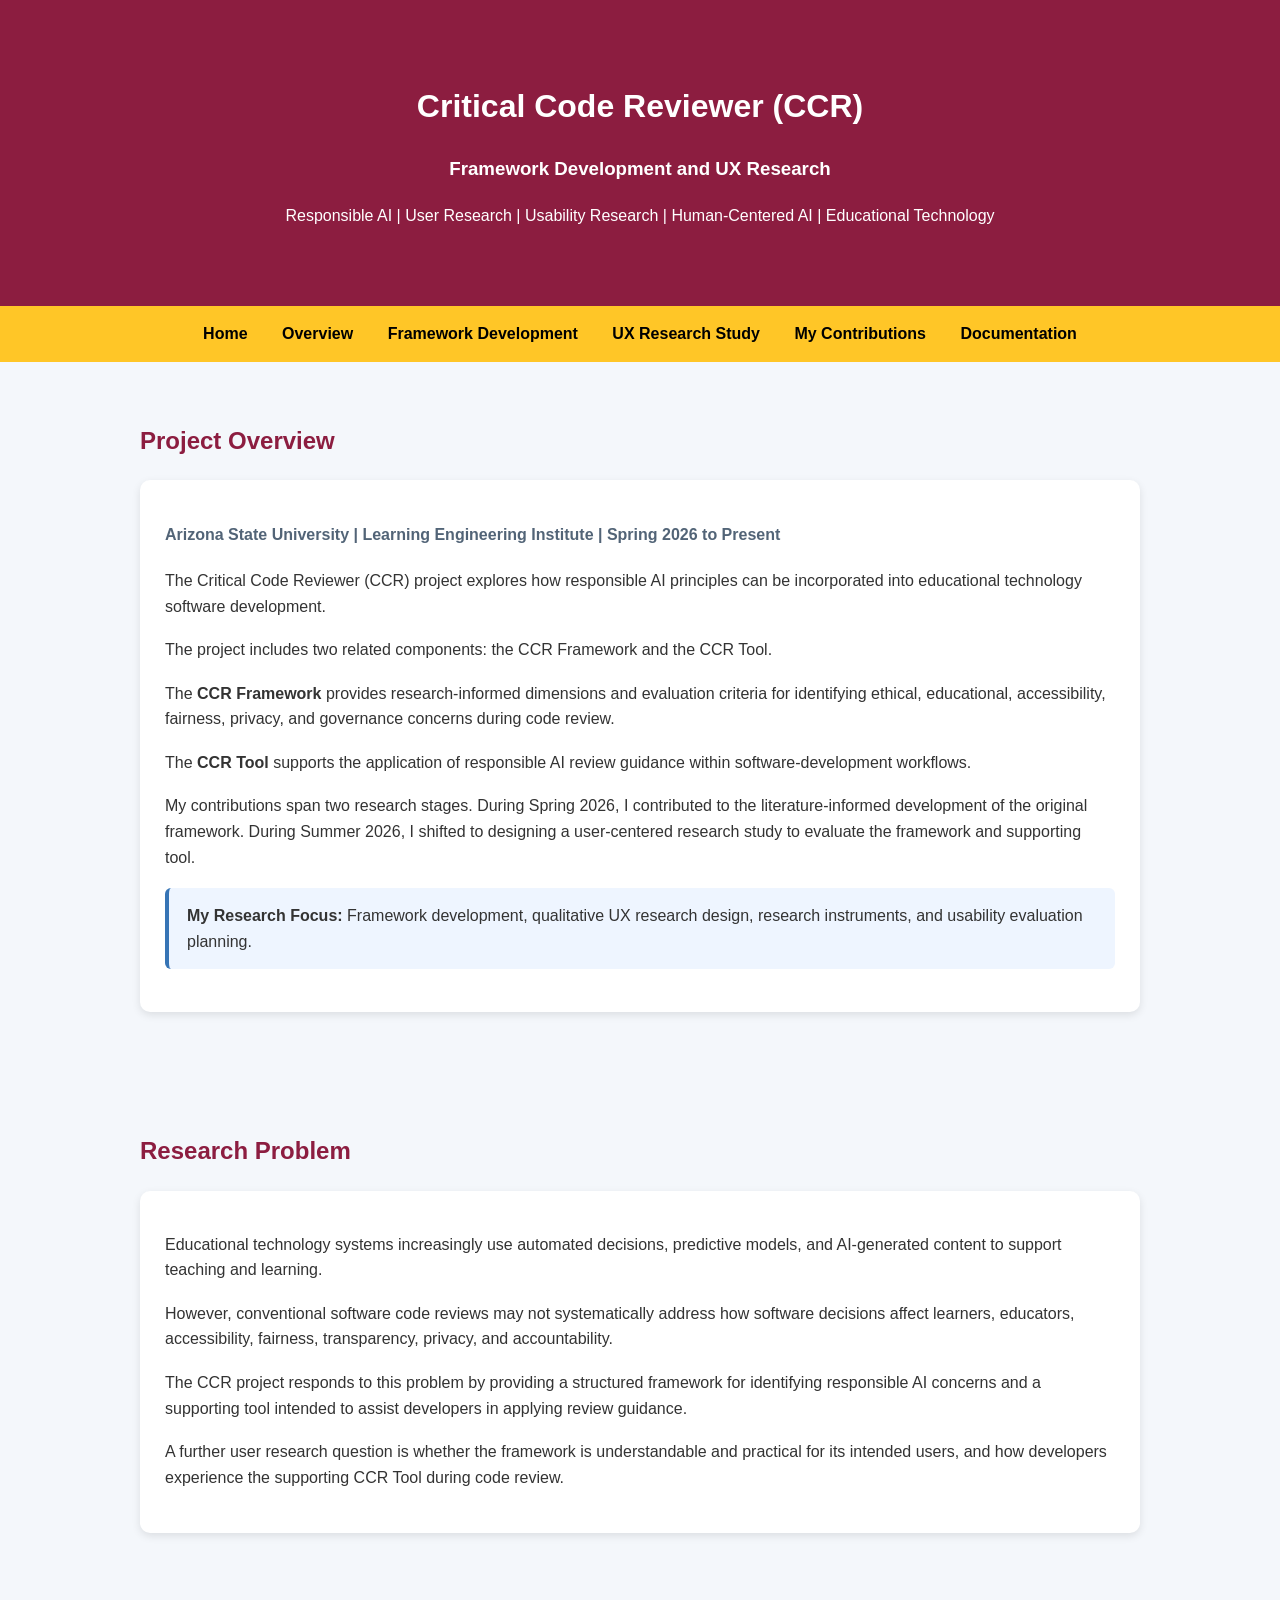
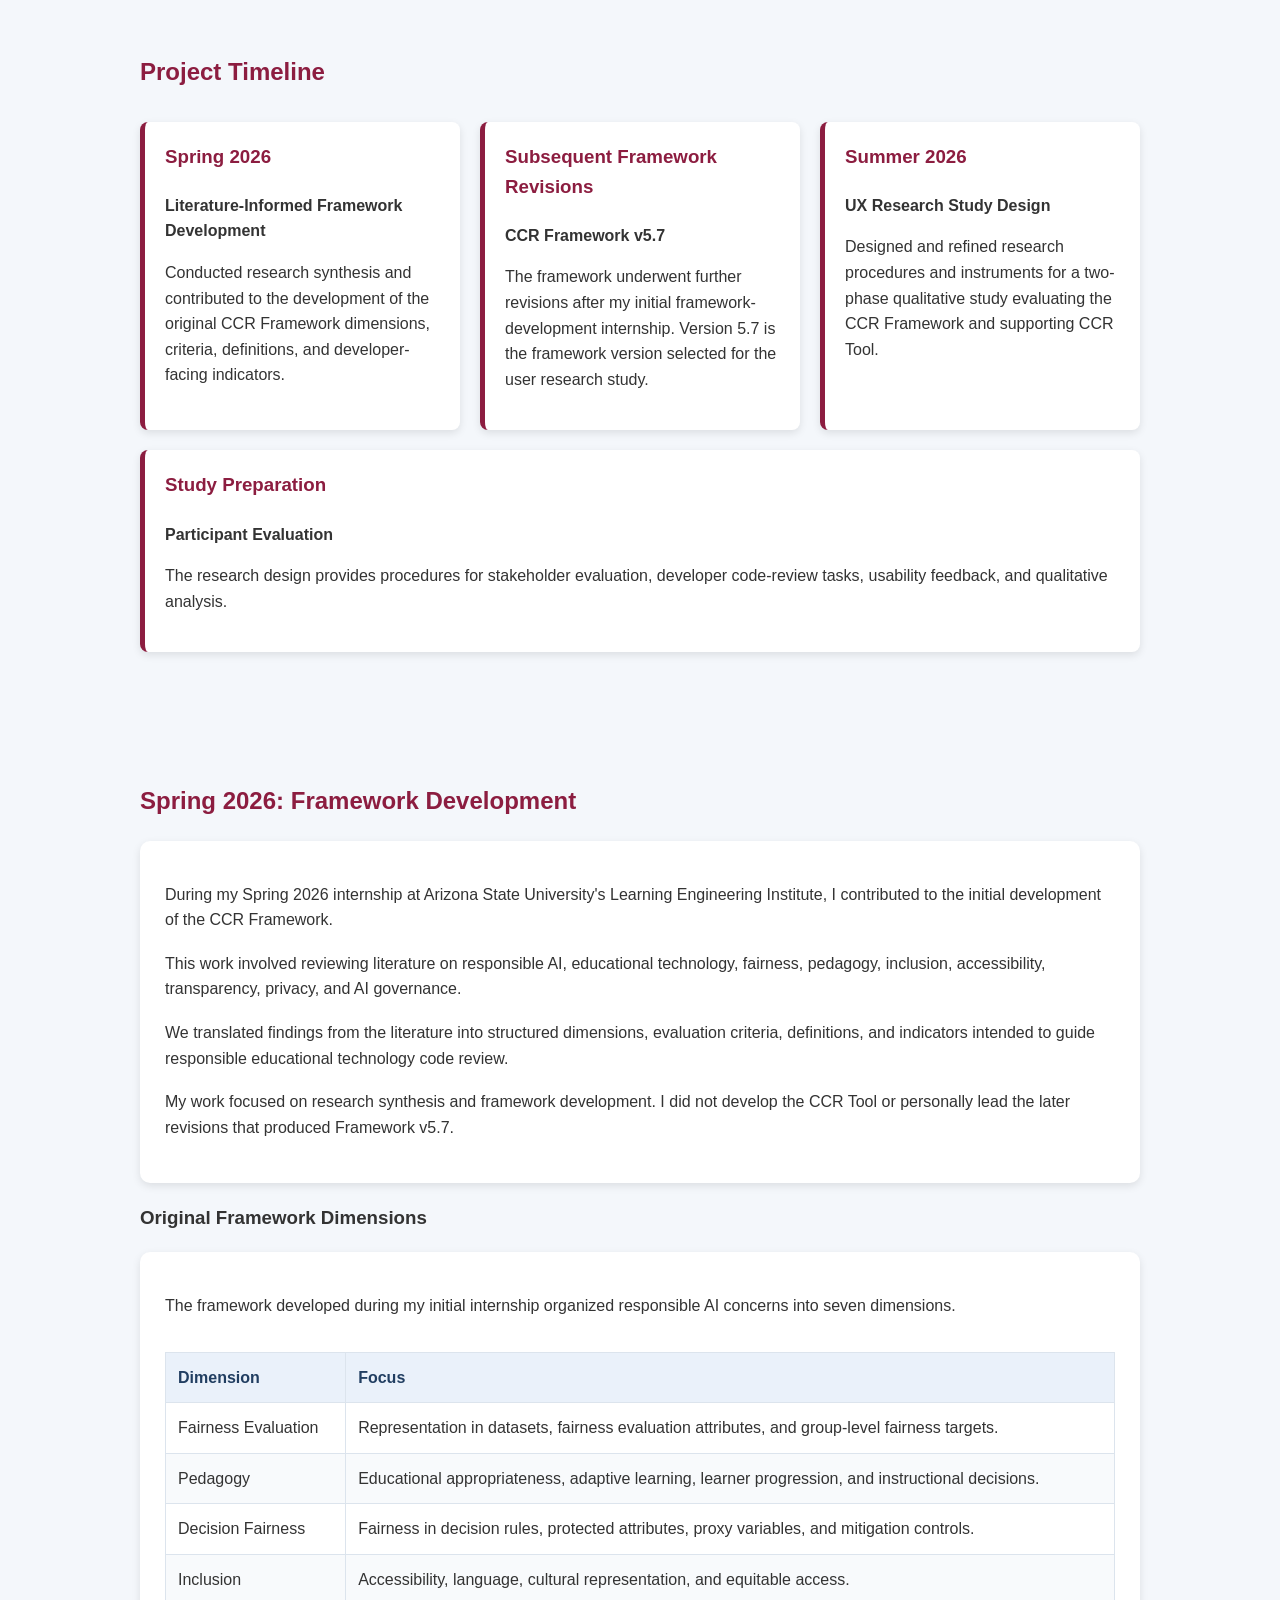
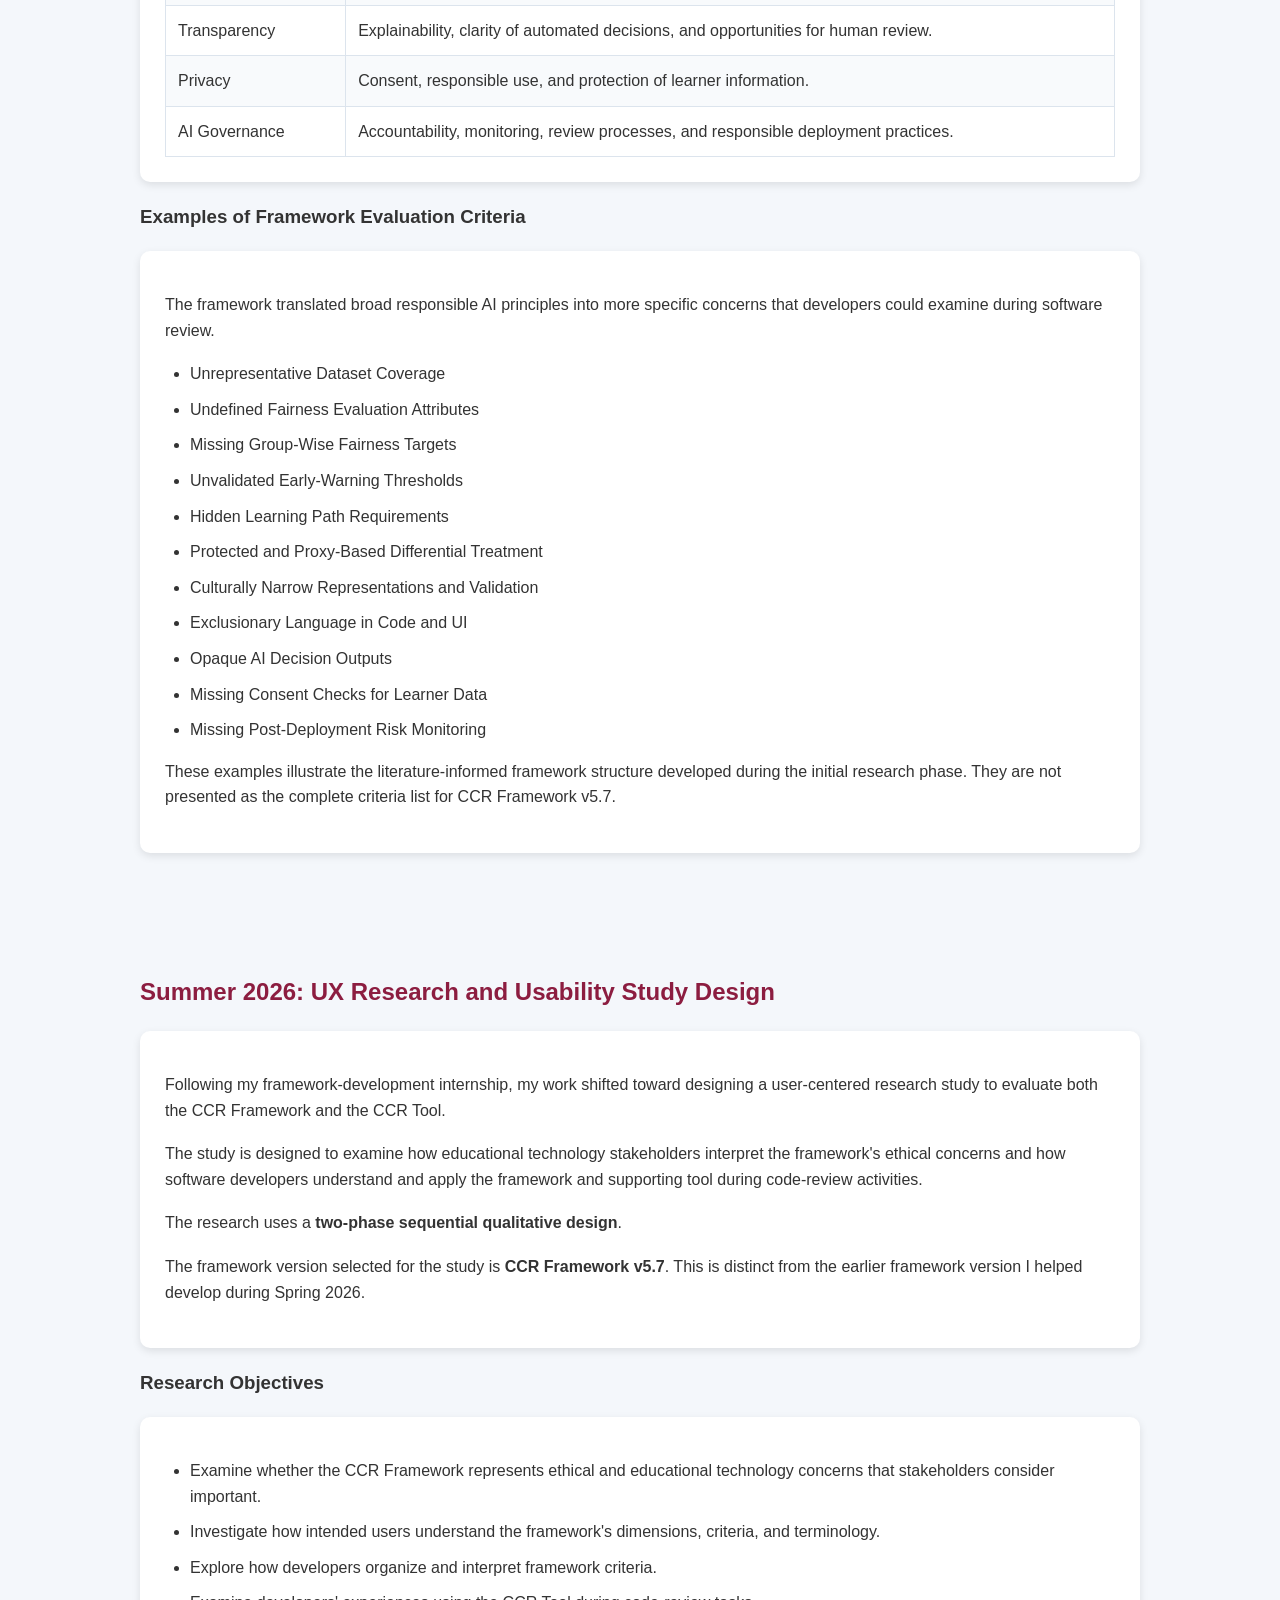
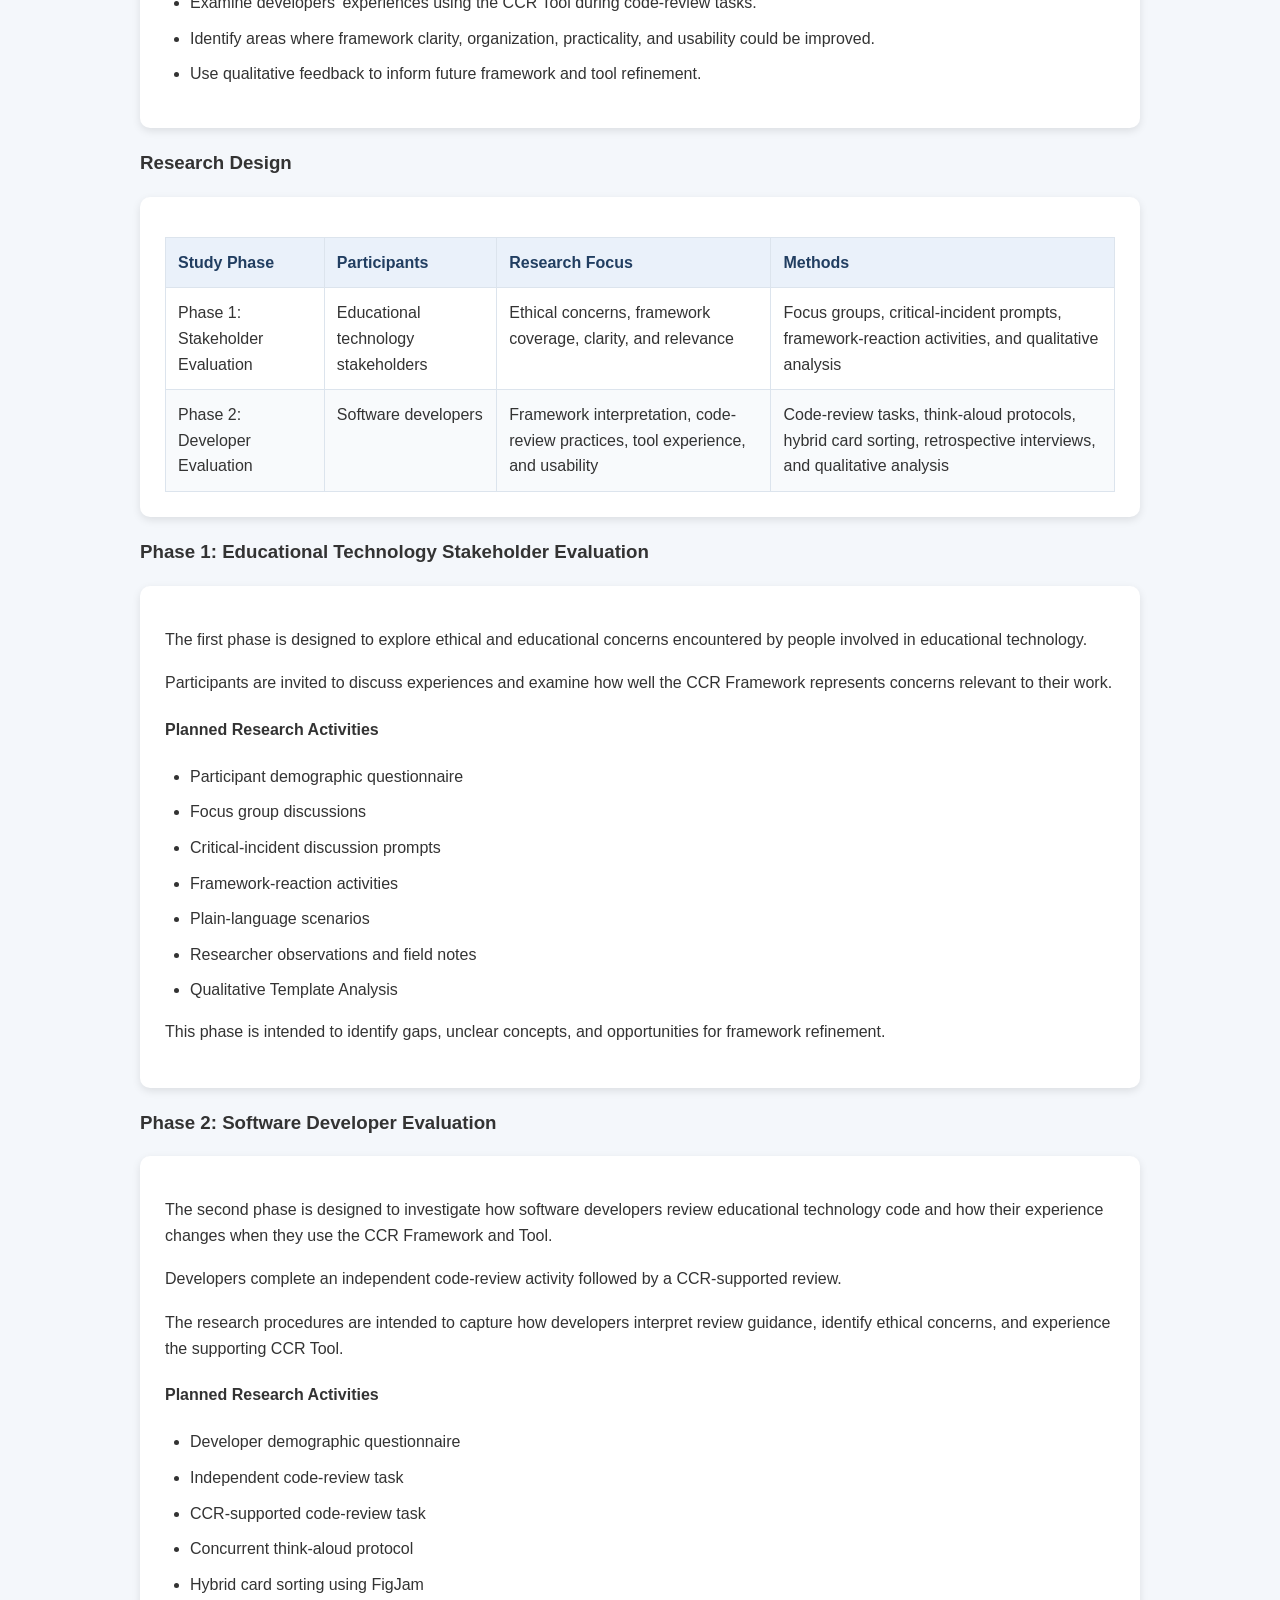
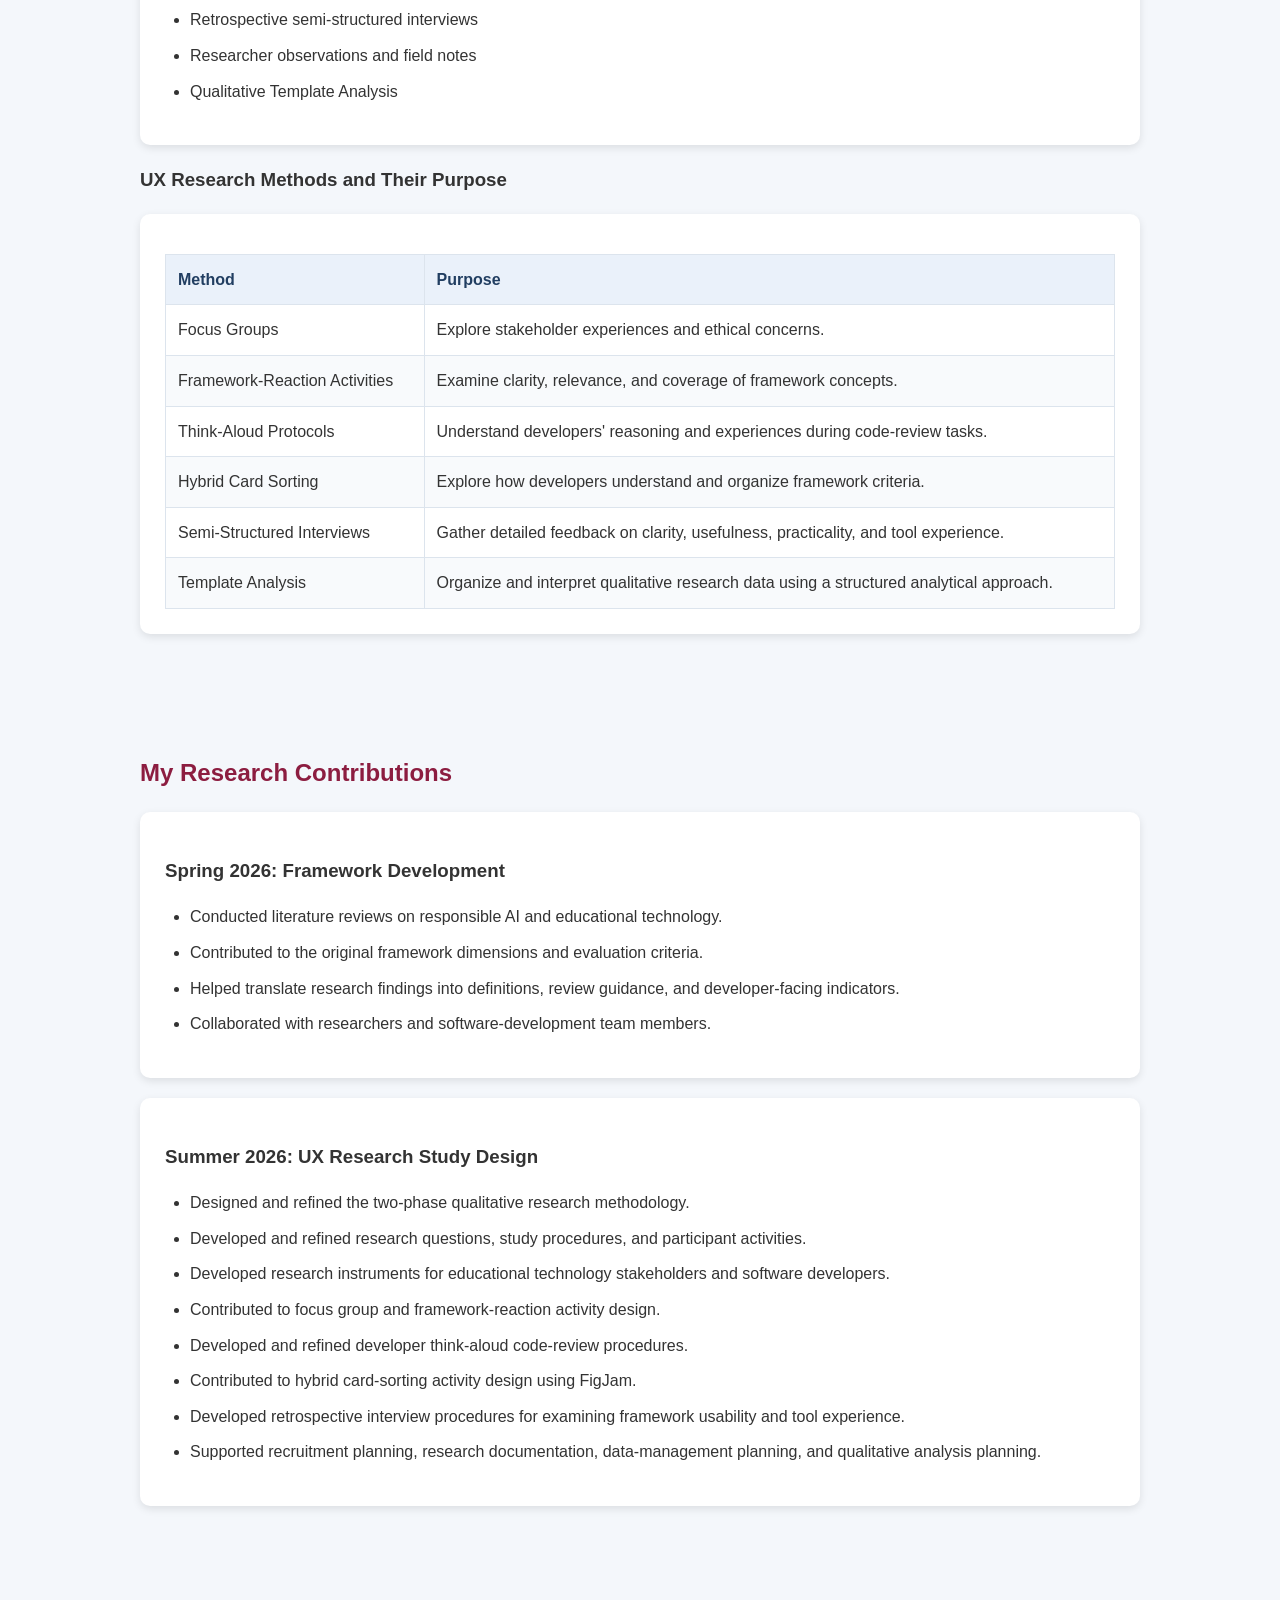
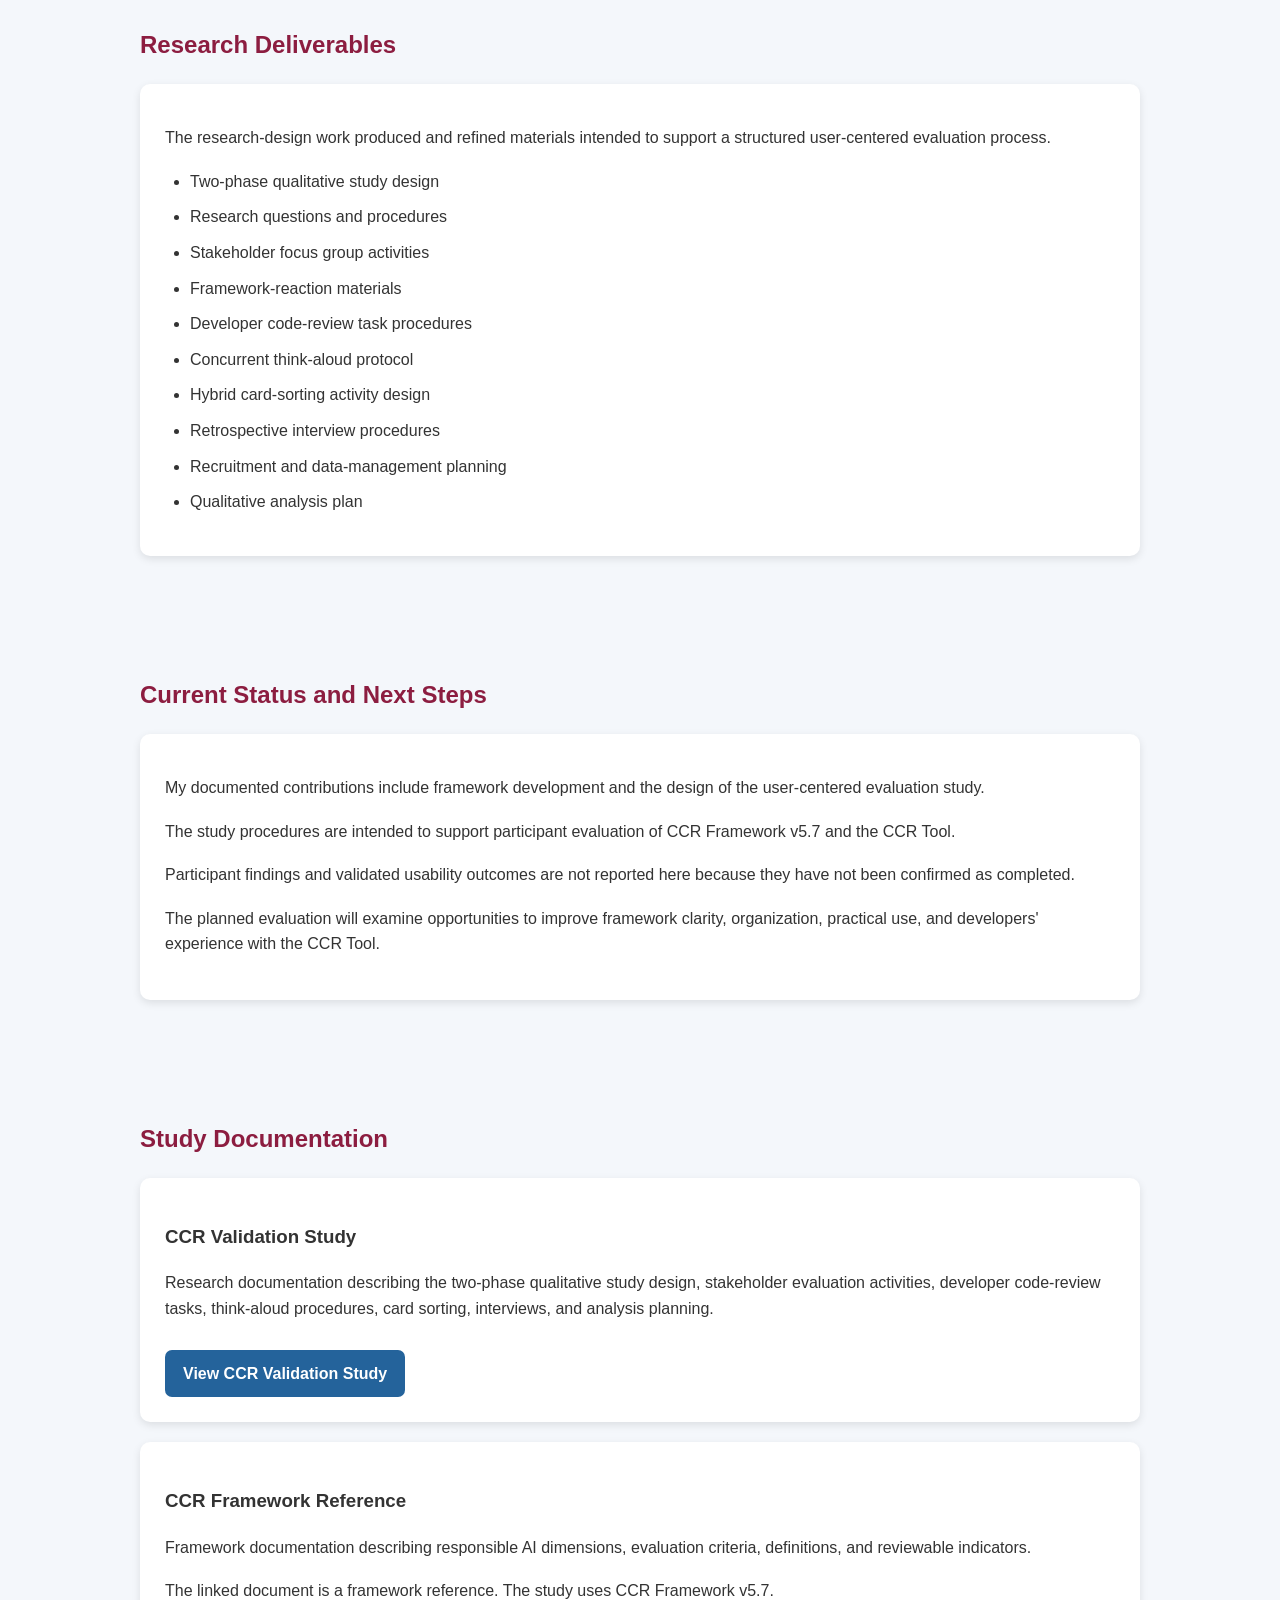
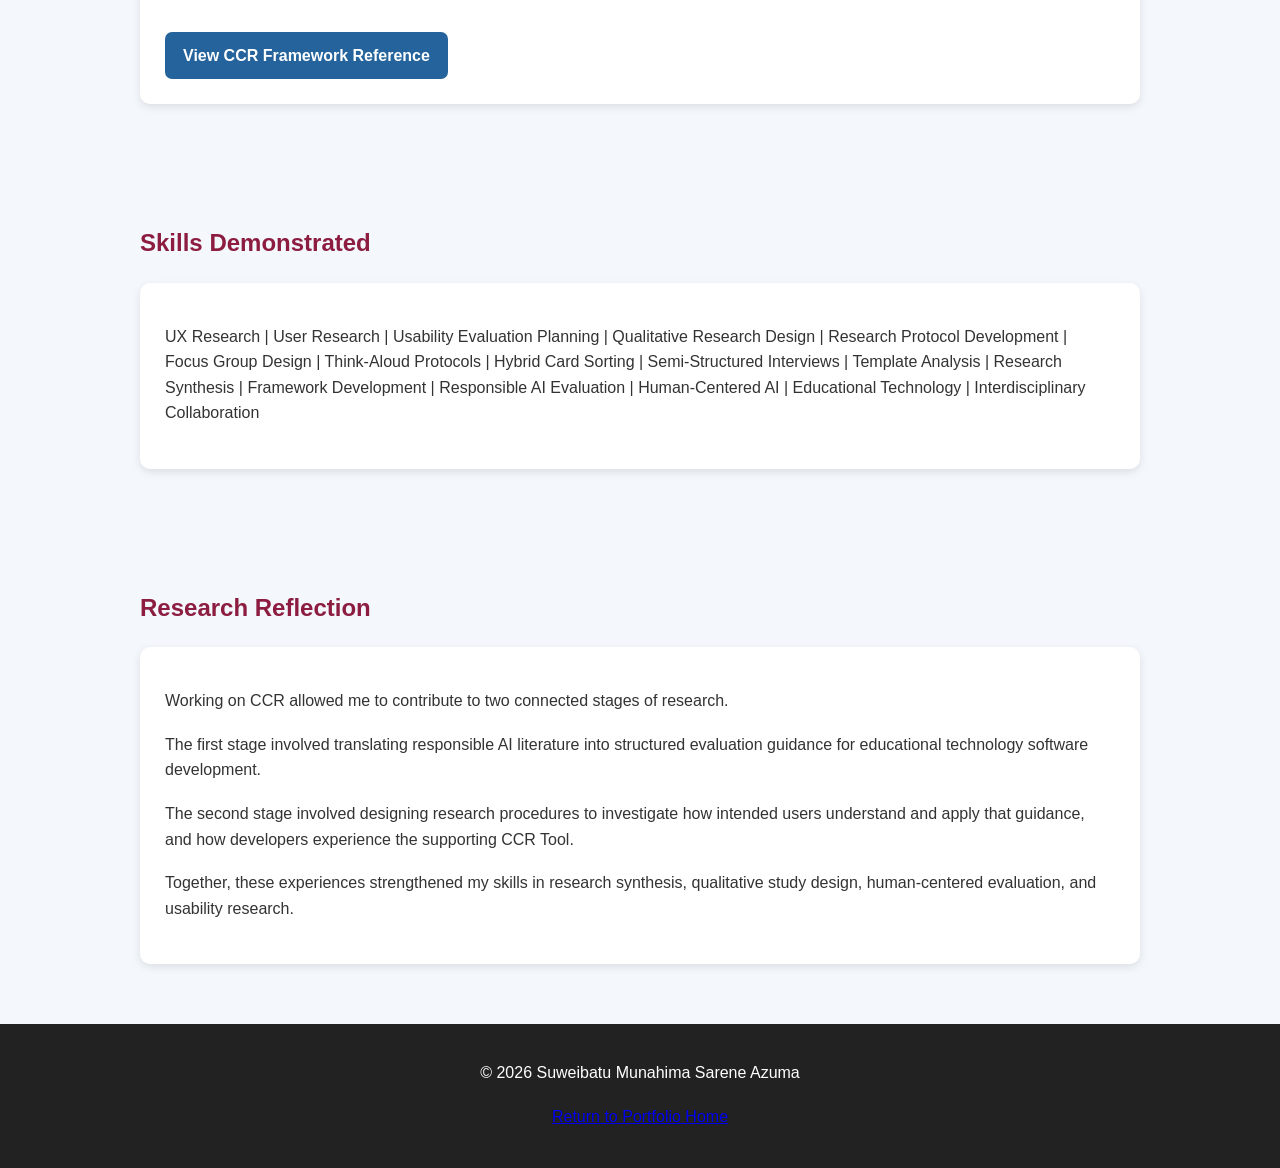
<file: ccr-framework.html>
<!DOCTYPE html>
<html lang="en">

<head>
    <meta charset="UTF-8">
    <meta name="viewport" content="width=device-width, initial-scale=1.0">

    <meta
        name="description"
        content="Critical Code Reviewer research case study covering responsible AI framework development, UX research, usability evaluation planning, and human-centered evaluation of the CCR Framework and Tool."
    >

    <title>Critical Code Reviewer | UX Research Portfolio</title>

    <link rel="stylesheet" href="style.css">

    <style>
        .project-meta {
            color: #526477;
            font-weight: 600;
            line-height: 1.8;
        }

        .project-note {
            background: #eef5ff;
            border-left: 4px solid #3674b5;
            padding: 15px 18px;
            border-radius: 6px;
            margin: 18px 0;
        }

        .research-table {
            width: 100%;
            border-collapse: collapse;
            margin-top: 15px;
        }

        .research-table th,
        .research-table td {
            padding: 12px;
            border: 1px solid #dce4ed;
            text-align: left;
            vertical-align: top;
        }

        .research-table th {
            background: #eaf1fa;
            color: #213e61;
        }

        .research-table tr:nth-child(even) {
            background: #f8fafc;
        }

        .table-container {
            overflow-x: auto;
        }

        .phase-label {
            color: #24639b;
            font-weight: 700;
        }

        .document-button {
            display: inline-block;
            padding: 11px 18px;
            background: #24639b;
            color: white;
            text-decoration: none;
            border-radius: 7px;
            margin-top: 10px;
        }

        .document-button:hover {
            background: #184b78;
            color: white;
        }
    </style>
</head>

<body>

    <!-- HEADER -->

    <header>

        <h1>Critical Code Reviewer (CCR)</h1>

        <h3>
            Framework Development and UX Research
        </h3>

        <p>
            Responsible AI | User Research | Usability Research |
            Human-Centered AI | Educational Technology
        </p>

    </header>


    <!-- NAVIGATION -->

    <nav>
        <a href="index.html">Home</a>
        <a href="#overview">Overview</a>
        <a href="#framework">Framework Development</a>
        <a href="#study">UX Research Study</a>
        <a href="#contributions">My Contributions</a>
        <a href="#documentation">Documentation</a>
    </nav>


    <main>

        <!-- PROJECT OVERVIEW -->

        <section id="overview">

            <h2>Project Overview</h2>

            <div class="card">

                <p class="project-meta">
                    Arizona State University |
                    Learning Engineering Institute |
                    Spring 2026 to Present
                </p>

                <p>
                    The Critical Code Reviewer (CCR) project
                    explores how responsible AI principles
                    can be incorporated into educational
                    technology software development.
                </p>

                <p>
                    The project includes two related components:
                    the CCR Framework and the CCR Tool.
                </p>

                <p>
                    The <strong>CCR Framework</strong> provides
                    research-informed dimensions and evaluation
                    criteria for identifying ethical, educational,
                    accessibility, fairness, privacy, and
                    governance concerns during code review.
                </p>

                <p>
                    The <strong>CCR Tool</strong> supports the
                    application of responsible AI review
                    guidance within software-development
                    workflows.
                </p>

                <p>
                    My contributions span two research stages.
                    During Spring 2026, I contributed to the
                    literature-informed development of the
                    original framework. During Summer 2026,
                    I shifted to designing a user-centered
                    research study to evaluate the framework
                    and supporting tool.
                </p>

                <div class="project-note">
                    <strong>My Research Focus:</strong>
                    Framework development, qualitative UX
                    research design, research instruments,
                    and usability evaluation planning.
                </div>

            </div>

        </section>


        <!-- RESEARCH PROBLEM -->

        <section>

            <h2>Research Problem</h2>

            <div class="card">

                <p>
                    Educational technology systems increasingly
                    use automated decisions, predictive models,
                    and AI-generated content to support
                    teaching and learning.
                </p>

                <p>
                    However, conventional software code reviews
                    may not systematically address how software
                    decisions affect learners, educators,
                    accessibility, fairness, transparency,
                    privacy, and accountability.
                </p>

                <p>
                    The CCR project responds to this problem
                    by providing a structured framework
                    for identifying responsible AI concerns
                    and a supporting tool intended to assist
                    developers in applying review guidance.
                </p>

                <p>
                    A further user research question is
                    whether the framework is understandable
                    and practical for its intended users,
                    and how developers experience the
                    supporting CCR Tool during code review.
                </p>

            </div>

        </section>


        <!-- PROJECT TIMELINE -->

        <section>

            <h2>Project Timeline</h2>

            <div class="timeline">

                <div class="timeline-item">

                    <h3>Spring 2026</h3>

                    <h4>Literature-Informed Framework Development</h4>

                    <p>
                        Conducted research synthesis and
                        contributed to the development
                        of the original CCR Framework
                        dimensions, criteria, definitions,
                        and developer-facing indicators.
                    </p>

                </div>

                <div class="timeline-item">

                    <h3>Subsequent Framework Revisions</h3>

                    <h4>CCR Framework v5.7</h4>

                    <p>
                        The framework underwent further
                        revisions after my initial
                        framework-development internship.
                        Version 5.7 is the framework
                        version selected for the
                        user research study.
                    </p>

                </div>

                <div class="timeline-item">

                    <h3>Summer 2026</h3>

                    <h4>UX Research Study Design</h4>

                    <p>
                        Designed and refined research
                        procedures and instruments for
                        a two-phase qualitative study
                        evaluating the CCR Framework
                        and supporting CCR Tool.
                    </p>

                </div>

                <div class="timeline-item">

                    <h3>Study Preparation</h3>

                    <h4>Participant Evaluation</h4>

                    <p>
                        The research design provides
                        procedures for stakeholder
                        evaluation, developer code-review
                        tasks, usability feedback,
                        and qualitative analysis.
                    </p>

                </div>

            </div>

        </section>


        <!-- FRAMEWORK DEVELOPMENT -->

        <section id="framework">

            <h2>Spring 2026: Framework Development</h2>

            <div class="card">

                <p>
                    During my Spring 2026 internship
                    at Arizona State University's
                    Learning Engineering Institute,
                    I contributed to the initial
                    development of the CCR Framework.
                </p>

                <p>
                    This work involved reviewing
                    literature on responsible AI,
                    educational technology, fairness,
                    pedagogy, inclusion, accessibility,
                    transparency, privacy, and
                    AI governance.
                </p>

                <p>
                    We translated findings from
                    the literature into structured
                    dimensions, evaluation criteria,
                    definitions, and indicators
                    intended to guide responsible
                    educational technology code review.
                </p>

                <p>
                    My work focused on research synthesis
                    and framework development.
                    I did not develop the CCR Tool
                    or personally lead the later
                    revisions that produced
                    Framework v5.7.
                </p>

            </div>


            <h3>Original Framework Dimensions</h3>

            <div class="card">

                <p>
                    The framework developed during
                    my initial internship organized
                    responsible AI concerns into
                    seven dimensions.
                </p>

                <div class="table-container">

                    <table class="research-table">

                        <thead>
                            <tr>
                                <th>Dimension</th>
                                <th>Focus</th>
                            </tr>
                        </thead>

                        <tbody>

                            <tr>
                                <td>Fairness Evaluation</td>
                                <td>
                                    Representation in datasets,
                                    fairness evaluation attributes,
                                    and group-level fairness targets.
                                </td>
                            </tr>

                            <tr>
                                <td>Pedagogy</td>
                                <td>
                                    Educational appropriateness,
                                    adaptive learning,
                                    learner progression,
                                    and instructional decisions.
                                </td>
                            </tr>

                            <tr>
                                <td>Decision Fairness</td>
                                <td>
                                    Fairness in decision rules,
                                    protected attributes,
                                    proxy variables,
                                    and mitigation controls.
                                </td>
                            </tr>

                            <tr>
                                <td>Inclusion</td>
                                <td>
                                    Accessibility, language,
                                    cultural representation,
                                    and equitable access.
                                </td>
                            </tr>

                            <tr>
                                <td>Transparency</td>
                                <td>
                                    Explainability, clarity
                                    of automated decisions,
                                    and opportunities for
                                    human review.
                                </td>
                            </tr>

                            <tr>
                                <td>Privacy</td>
                                <td>
                                    Consent, responsible use,
                                    and protection of
                                    learner information.
                                </td>
                            </tr>

                            <tr>
                                <td>AI Governance</td>
                                <td>
                                    Accountability, monitoring,
                                    review processes,
                                    and responsible
                                    deployment practices.
                                </td>
                            </tr>

                        </tbody>

                    </table>

                </div>

            </div>


            <h3>Examples of Framework Evaluation Criteria</h3>

            <div class="card">

                <p>
                    The framework translated broad
                    responsible AI principles into
                    more specific concerns that
                    developers could examine
                    during software review.
                </p>

                <ul>
                    <li>Unrepresentative Dataset Coverage</li>
                    <li>Undefined Fairness Evaluation Attributes</li>
                    <li>Missing Group-Wise Fairness Targets</li>
                    <li>Unvalidated Early-Warning Thresholds</li>
                    <li>Hidden Learning Path Requirements</li>
                    <li>Protected and Proxy-Based Differential Treatment</li>
                    <li>Culturally Narrow Representations and Validation</li>
                    <li>Exclusionary Language in Code and UI</li>
                    <li>Opaque AI Decision Outputs</li>
                    <li>Missing Consent Checks for Learner Data</li>
                    <li>Missing Post-Deployment Risk Monitoring</li>
                </ul>

                <p>
                    These examples illustrate
                    the literature-informed framework
                    structure developed during
                    the initial research phase.
                    They are not presented as
                    the complete criteria list
                    for CCR Framework v5.7.
                </p>

            </div>

        </section>


        <!-- UX RESEARCH STUDY -->

        <section id="study">

            <h2>Summer 2026: UX Research and Usability Study Design</h2>

            <div class="card">

                <p>
                    Following my framework-development
                    internship, my work shifted toward
                    designing a user-centered research
                    study to evaluate both the
                    CCR Framework and the CCR Tool.
                </p>

                <p>
                    The study is designed to examine
                    how educational technology
                    stakeholders interpret the
                    framework's ethical concerns
                    and how software developers
                    understand and apply the framework
                    and supporting tool during
                    code-review activities.
                </p>

                <p>
                    The research uses a
                    <strong>two-phase sequential
                    qualitative design</strong>.
                </p>

                <p>
                    The framework version selected
                    for the study is
                    <strong>CCR Framework v5.7</strong>.
                    This is distinct from the
                    earlier framework version
                    I helped develop during
                    Spring 2026.
                </p>

            </div>


            <!-- RESEARCH OBJECTIVES -->

            <h3>Research Objectives</h3>

            <div class="card">

                <ul>

                    <li>
                        Examine whether the CCR Framework
                        represents ethical and educational
                        technology concerns that stakeholders
                        consider important.
                    </li>

                    <li>
                        Investigate how intended users
                        understand the framework's
                        dimensions, criteria,
                        and terminology.
                    </li>

                    <li>
                        Explore how developers organize
                        and interpret framework criteria.
                    </li>

                    <li>
                        Examine developers' experiences
                        using the CCR Tool during
                        code-review tasks.
                    </li>

                    <li>
                        Identify areas where framework
                        clarity, organization,
                        practicality, and usability
                        could be improved.
                    </li>

                    <li>
                        Use qualitative feedback
                        to inform future framework
                        and tool refinement.
                    </li>

                </ul>

            </div>


            <!-- RESEARCH DESIGN -->

            <h3>Research Design</h3>

            <div class="card">

                <div class="table-container">

                    <table class="research-table">

                        <thead>
                            <tr>
                                <th>Study Phase</th>
                                <th>Participants</th>
                                <th>Research Focus</th>
                                <th>Methods</th>
                            </tr>
                        </thead>

                        <tbody>

                            <tr>
                                <td>
                                    Phase 1:
                                    Stakeholder Evaluation
                                </td>

                                <td>
                                    Educational technology
                                    stakeholders
                                </td>

                                <td>
                                    Ethical concerns,
                                    framework coverage,
                                    clarity, and relevance
                                </td>

                                <td>
                                    Focus groups,
                                    critical-incident prompts,
                                    framework-reaction activities,
                                    and qualitative analysis
                                </td>
                            </tr>

                            <tr>
                                <td>
                                    Phase 2:
                                    Developer Evaluation
                                </td>

                                <td>
                                    Software developers
                                </td>

                                <td>
                                    Framework interpretation,
                                    code-review practices,
                                    tool experience,
                                    and usability
                                </td>

                                <td>
                                    Code-review tasks,
                                    think-aloud protocols,
                                    hybrid card sorting,
                                    retrospective interviews,
                                    and qualitative analysis
                                </td>
                            </tr>

                        </tbody>

                    </table>

                </div>

            </div>


            <!-- PHASE 1 -->

            <h3>Phase 1: Educational Technology Stakeholder Evaluation</h3>

            <div class="card">

                <p>
                    The first phase is designed
                    to explore ethical and
                    educational concerns encountered
                    by people involved in
                    educational technology.
                </p>

                <p>
                    Participants are invited to
                    discuss experiences and
                    examine how well the CCR
                    Framework represents concerns
                    relevant to their work.
                </p>

                <h4>Planned Research Activities</h4>

                <ul>
                    <li>Participant demographic questionnaire</li>
                    <li>Focus group discussions</li>
                    <li>Critical-incident discussion prompts</li>
                    <li>Framework-reaction activities</li>
                    <li>Plain-language scenarios</li>
                    <li>Researcher observations and field notes</li>
                    <li>Qualitative Template Analysis</li>
                </ul>

                <p>
                    This phase is intended to
                    identify gaps, unclear concepts,
                    and opportunities for
                    framework refinement.
                </p>

            </div>


            <!-- PHASE 2 -->

            <h3>Phase 2: Software Developer Evaluation</h3>

            <div class="card">

                <p>
                    The second phase is designed
                    to investigate how software
                    developers review educational
                    technology code and how
                    their experience changes
                    when they use the CCR
                    Framework and Tool.
                </p>

                <p>
                    Developers complete an
                    independent code-review
                    activity followed by
                    a CCR-supported review.
                </p>

                <p>
                    The research procedures
                    are intended to capture
                    how developers interpret
                    review guidance, identify
                    ethical concerns, and
                    experience the supporting
                    CCR Tool.
                </p>

                <h4>Planned Research Activities</h4>

                <ul>
                    <li>Developer demographic questionnaire</li>
                    <li>Independent code-review task</li>
                    <li>CCR-supported code-review task</li>
                    <li>Concurrent think-aloud protocol</li>
                    <li>Hybrid card sorting using FigJam</li>
                    <li>Retrospective semi-structured interviews</li>
                    <li>Researcher observations and field notes</li>
                    <li>Qualitative Template Analysis</li>
                </ul>

            </div>


            <!-- METHODS -->

            <h3>UX Research Methods and Their Purpose</h3>

            <div class="card">

                <div class="table-container">

                    <table class="research-table">

                        <thead>
                            <tr>
                                <th>Method</th>
                                <th>Purpose</th>
                            </tr>
                        </thead>

                        <tbody>

                            <tr>
                                <td>Focus Groups</td>
                                <td>
                                    Explore stakeholder
                                    experiences and
                                    ethical concerns.
                                </td>
                            </tr>

                            <tr>
                                <td>Framework-Reaction Activities</td>
                                <td>
                                    Examine clarity,
                                    relevance, and
                                    coverage of
                                    framework concepts.
                                </td>
                            </tr>

                            <tr>
                                <td>Think-Aloud Protocols</td>
                                <td>
                                    Understand developers'
                                    reasoning and
                                    experiences during
                                    code-review tasks.
                                </td>
                            </tr>

                            <tr>
                                <td>Hybrid Card Sorting</td>
                                <td>
                                    Explore how developers
                                    understand and organize
                                    framework criteria.
                                </td>
                            </tr>

                            <tr>
                                <td>Semi-Structured Interviews</td>
                                <td>
                                    Gather detailed
                                    feedback on clarity,
                                    usefulness, practicality,
                                    and tool experience.
                                </td>
                            </tr>

                            <tr>
                                <td>Template Analysis</td>
                                <td>
                                    Organize and interpret
                                    qualitative research
                                    data using a structured
                                    analytical approach.
                                </td>
                            </tr>

                        </tbody>

                    </table>

                </div>

            </div>

        </section>


        <!-- MY CONTRIBUTIONS -->

        <section id="contributions">

            <h2>My Research Contributions</h2>


            <div class="card">

                <h3>Spring 2026: Framework Development</h3>

                <ul>

                    <li>
                        Conducted literature reviews
                        on responsible AI and
                        educational technology.
                    </li>

                    <li>
                        Contributed to the original
                        framework dimensions
                        and evaluation criteria.
                    </li>

                    <li>
                        Helped translate research
                        findings into definitions,
                        review guidance, and
                        developer-facing indicators.
                    </li>

                    <li>
                        Collaborated with researchers
                        and software-development
                        team members.
                    </li>

                </ul>

            </div>


            <div class="card">

                <h3>Summer 2026: UX Research Study Design</h3>

                <ul>

                    <li>
                        Designed and refined the
                        two-phase qualitative
                        research methodology.
                    </li>

                    <li>
                        Developed and refined
                        research questions,
                        study procedures,
                        and participant activities.
                    </li>

                    <li>
                        Developed research instruments
                        for educational technology
                        stakeholders and
                        software developers.
                    </li>

                    <li>
                        Contributed to focus group
                        and framework-reaction
                        activity design.
                    </li>

                    <li>
                        Developed and refined
                        developer think-aloud
                        code-review procedures.
                    </li>

                    <li>
                        Contributed to hybrid
                        card-sorting activity
                        design using FigJam.
                    </li>

                    <li>
                        Developed retrospective
                        interview procedures
                        for examining framework
                        usability and tool experience.
                    </li>

                    <li>
                        Supported recruitment planning,
                        research documentation,
                        data-management planning,
                        and qualitative analysis planning.
                    </li>

                </ul>

            </div>

        </section>


        <!-- RESEARCH DELIVERABLES -->

        <section>

            <h2>Research Deliverables</h2>

            <div class="card">

                <p>
                    The research-design work
                    produced and refined materials
                    intended to support a
                    structured user-centered
                    evaluation process.
                </p>

                <ul>
                    <li>Two-phase qualitative study design</li>
                    <li>Research questions and procedures</li>
                    <li>Stakeholder focus group activities</li>
                    <li>Framework-reaction materials</li>
                    <li>Developer code-review task procedures</li>
                    <li>Concurrent think-aloud protocol</li>
                    <li>Hybrid card-sorting activity design</li>
                    <li>Retrospective interview procedures</li>
                    <li>Recruitment and data-management planning</li>
                    <li>Qualitative analysis plan</li>
                </ul>

            </div>

        </section>


        <!-- CURRENT STATUS -->

        <section>

            <h2>Current Status and Next Steps</h2>

            <div class="card">

                <p>
                    My documented contributions
                    include framework development
                    and the design of the
                    user-centered evaluation study.
                </p>

                <p>
                    The study procedures are
                    intended to support participant
                    evaluation of CCR Framework
                    v5.7 and the CCR Tool.
                </p>

                <p>
                    Participant findings and
                    validated usability outcomes
                    are not reported here because
                    they have not been confirmed
                    as completed.
                </p>

                <p>
                    The planned evaluation will
                    examine opportunities to
                    improve framework clarity,
                    organization, practical use,
                    and developers' experience
                    with the CCR Tool.
                </p>

            </div>

        </section>


        <!-- DOCUMENTATION -->

        <section id="documentation">

            <h2>Study Documentation</h2>

            <div class="card">

                <h3>CCR Validation Study</h3>

                <p>
                    Research documentation describing
                    the two-phase qualitative
                    study design, stakeholder
                    evaluation activities,
                    developer code-review tasks,
                    think-aloud procedures,
                    card sorting, interviews,
                    and analysis planning.
                </p>

                <a
                    class="document-button"
                    href="documents/CCR_Validation_Study.pdf"
                    target="_blank"
                    rel="noopener noreferrer"
                >
                    View CCR Validation Study
                </a>

            </div>


            <div class="card">

                <h3>CCR Framework Reference</h3>

                <p>
                    Framework documentation
                    describing responsible AI
                    dimensions, evaluation criteria,
                    definitions, and
                    reviewable indicators.
                </p>

                <p>
                    The linked document is
                    a framework reference.
                    The study uses CCR
                    Framework v5.7.
                </p>

                <a
                    class="document-button"
                    href="documents/CCR_Framework.pdf.pdf"
                    target="_blank"
                    rel="noopener noreferrer"
                >
                    View CCR Framework Reference
                </a>

            </div>

        </section>


        <!-- SKILLS -->

        <section>

            <h2>Skills Demonstrated</h2>

            <div class="card">

                <p>
                    UX Research | User Research |
                    Usability Evaluation Planning |
                    Qualitative Research Design |
                    Research Protocol Development |
                    Focus Group Design |
                    Think-Aloud Protocols |
                    Hybrid Card Sorting |
                    Semi-Structured Interviews |
                    Template Analysis |
                    Research Synthesis |
                    Framework Development |
                    Responsible AI Evaluation |
                    Human-Centered AI |
                    Educational Technology |
                    Interdisciplinary Collaboration
                </p>

            </div>

        </section>


        <!-- PROJECT REFLECTION -->

        <section>

            <h2>Research Reflection</h2>

            <div class="card">

                <p>
                    Working on CCR allowed me
                    to contribute to two connected
                    stages of research.
                </p>

                <p>
                    The first stage involved
                    translating responsible AI
                    literature into structured
                    evaluation guidance for
                    educational technology
                    software development.
                </p>

                <p>
                    The second stage involved
                    designing research procedures
                    to investigate how intended
                    users understand and apply
                    that guidance, and how
                    developers experience
                    the supporting CCR Tool.
                </p>

                <p>
                    Together, these experiences
                    strengthened my skills
                    in research synthesis,
                    qualitative study design,
                    human-centered evaluation,
                    and usability research.
                </p>

            </div>

        </section>

    </main>


    <!-- FOOTER -->

    <footer>

        <p>
            &copy; 2026 Suweibatu Munahima Sarene Azuma
        </p>

        <p>
            <a href="index.html">Return to Portfolio Home</a>
        </p>

    </footer>

</body>
</html>
</file>
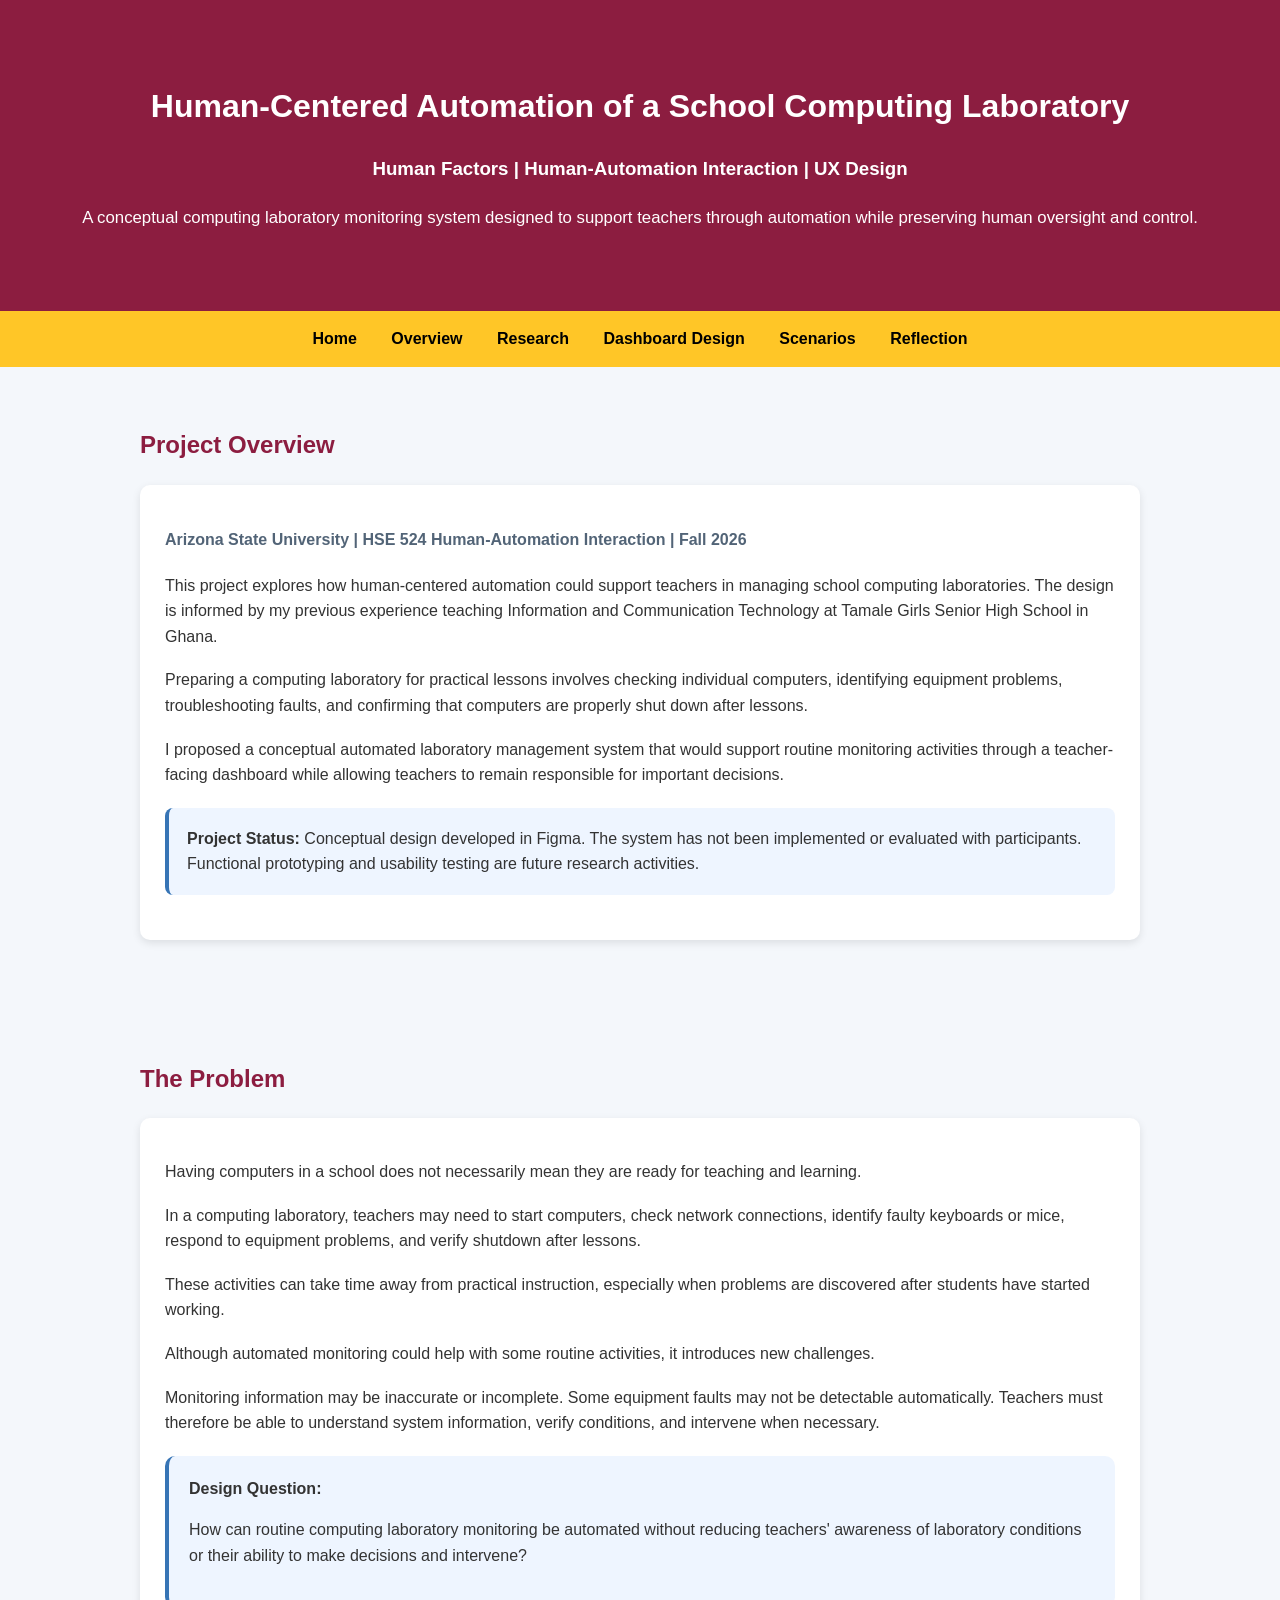
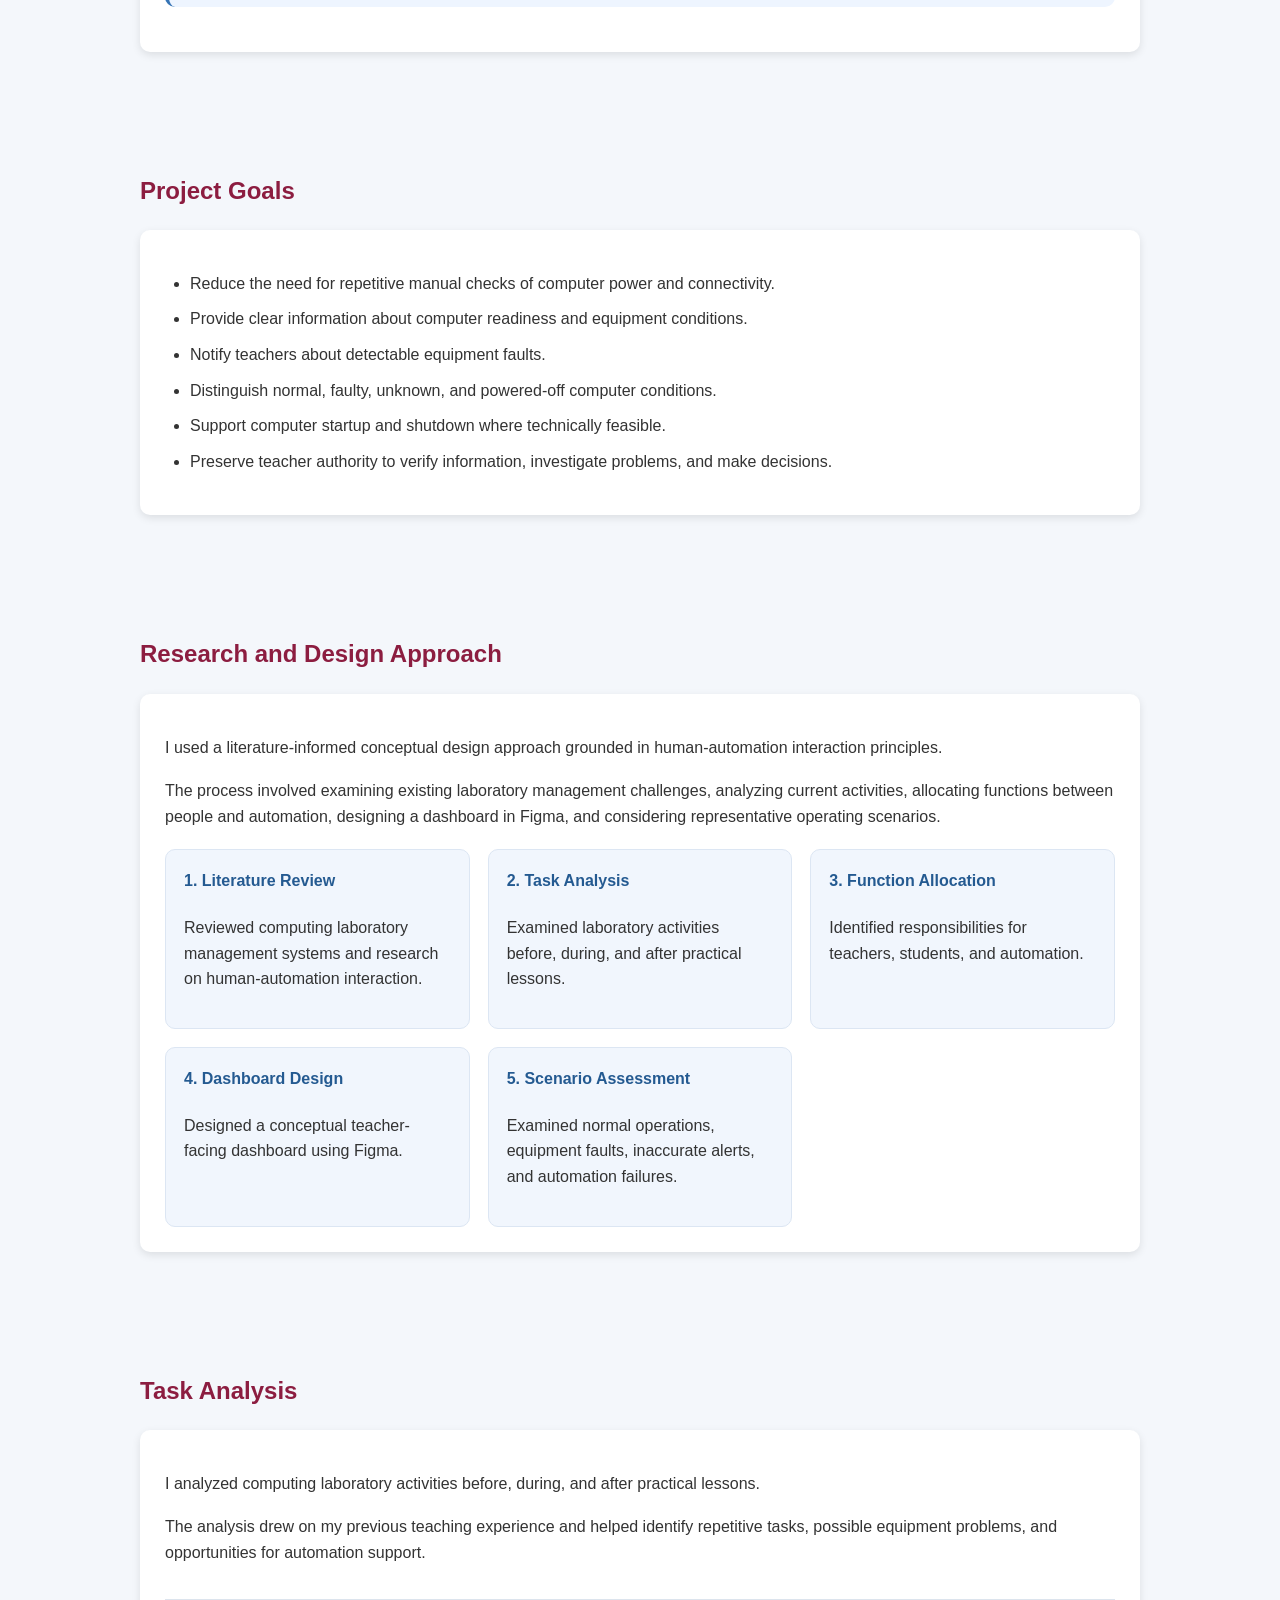
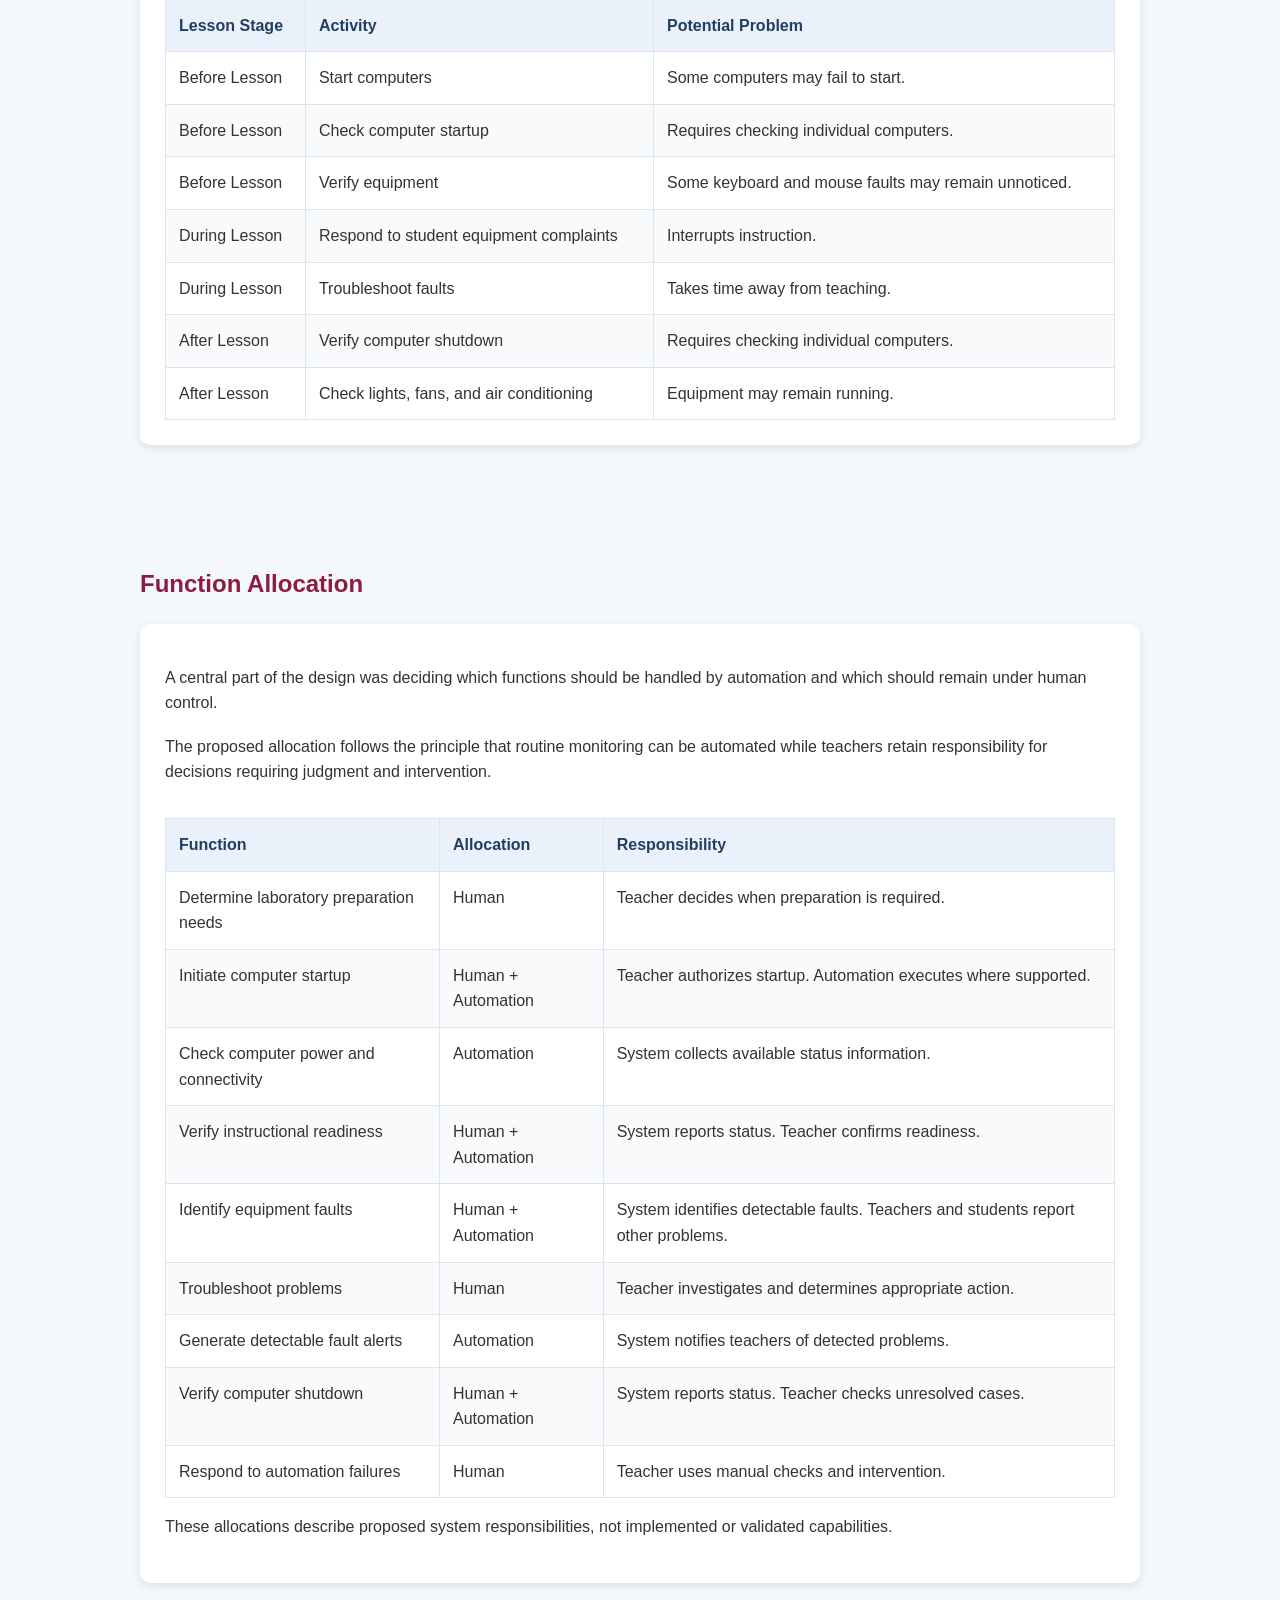
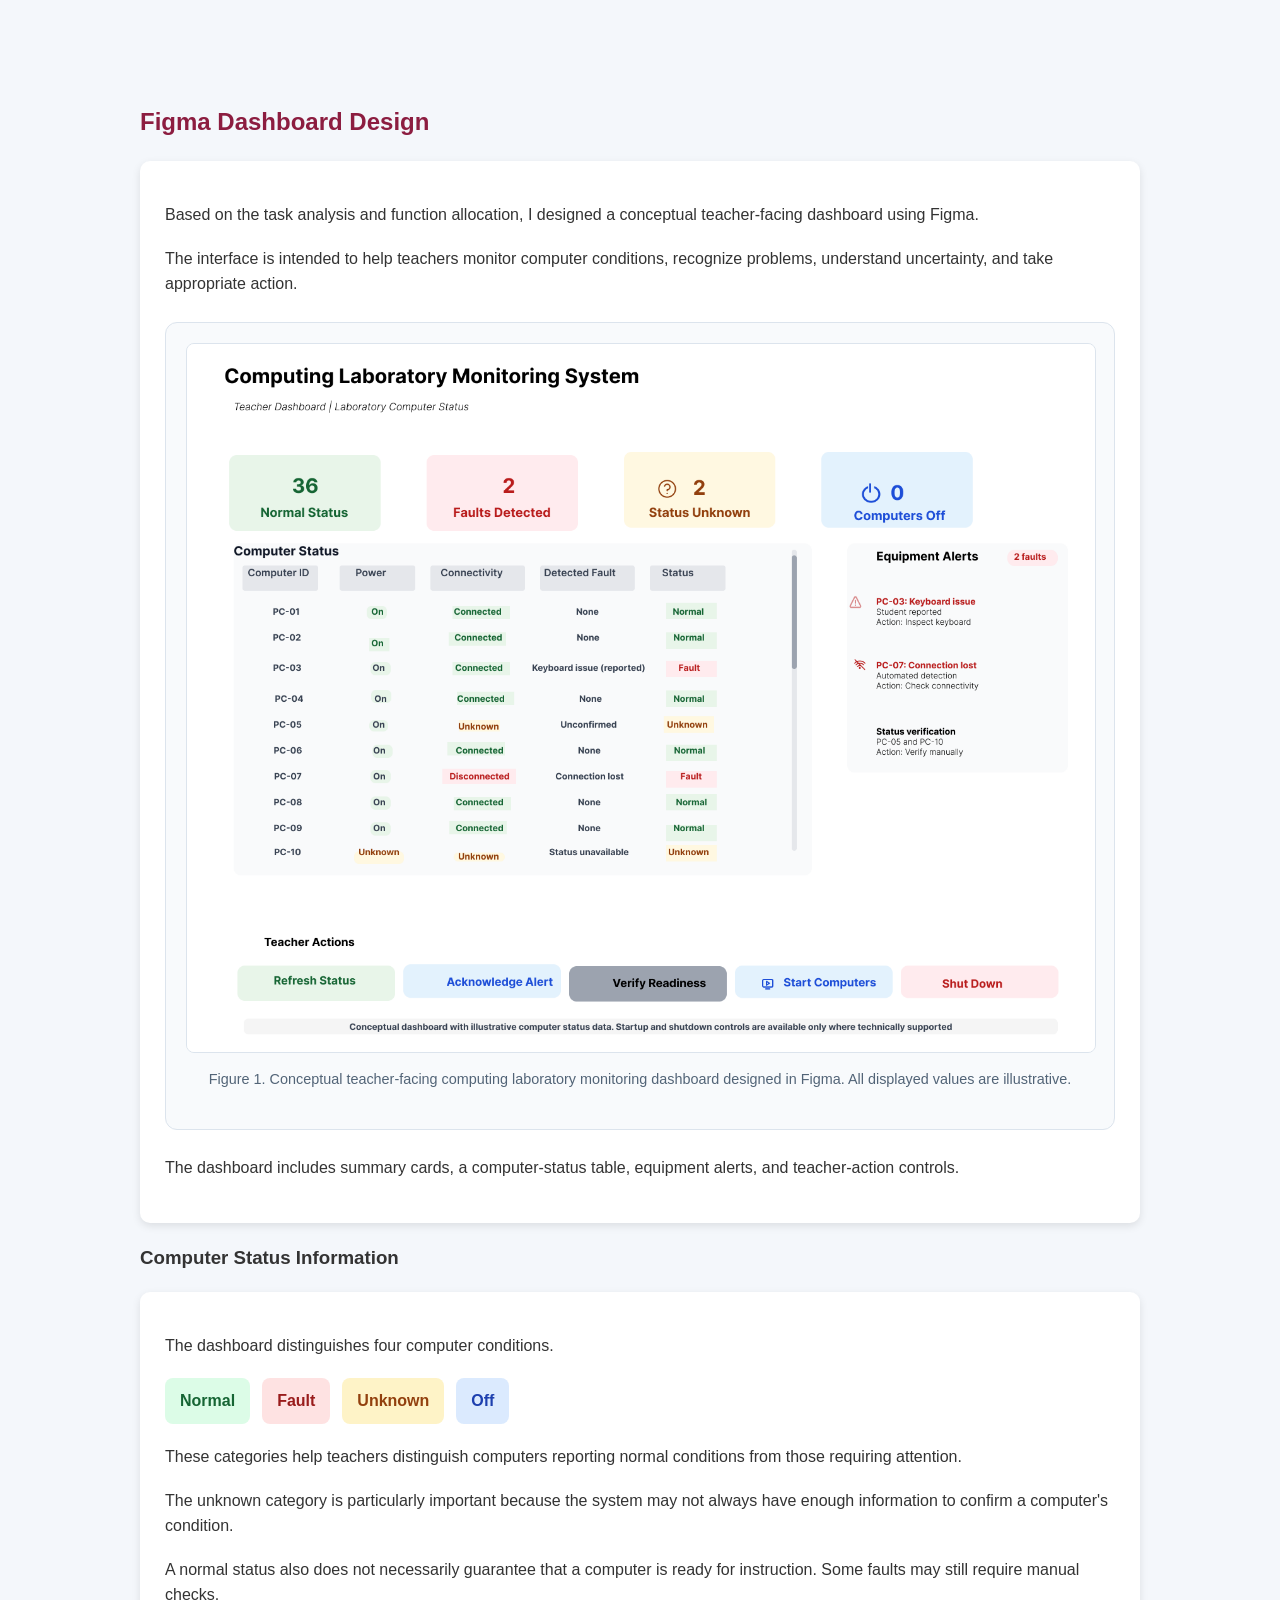
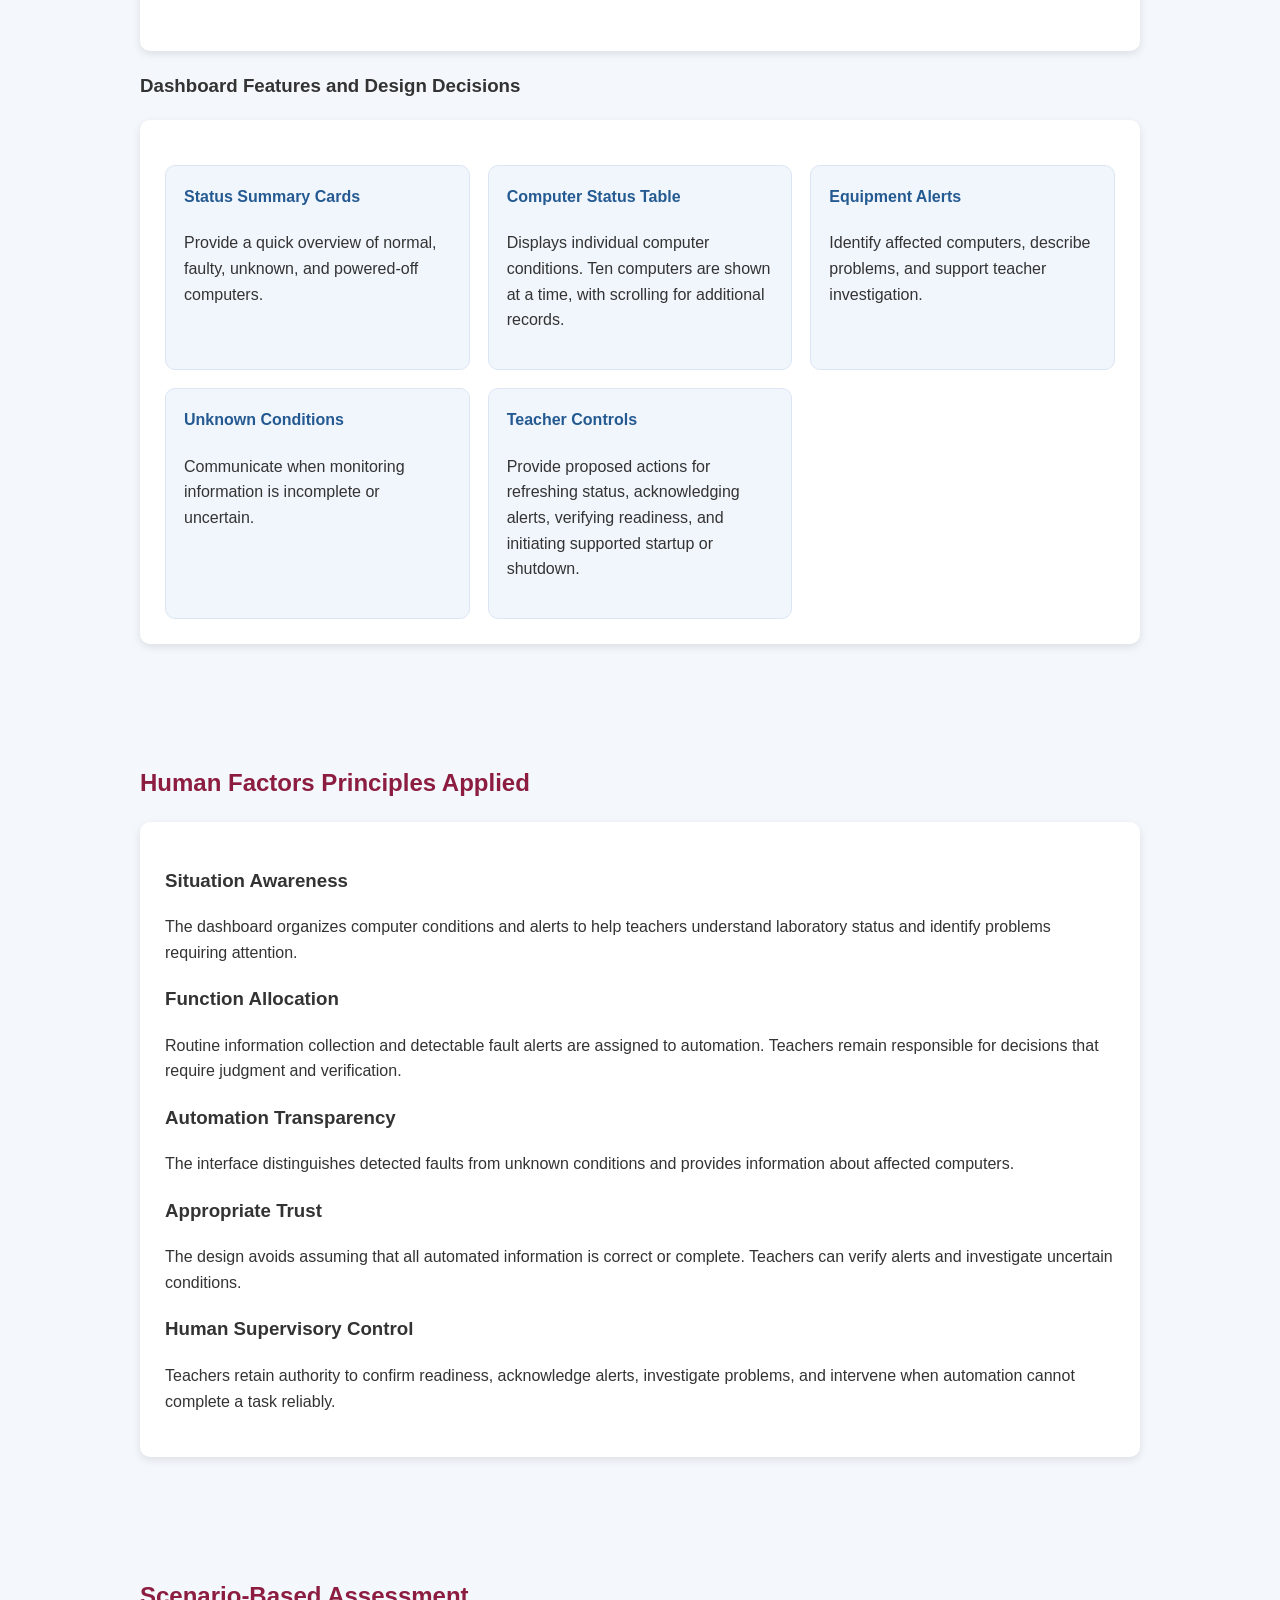
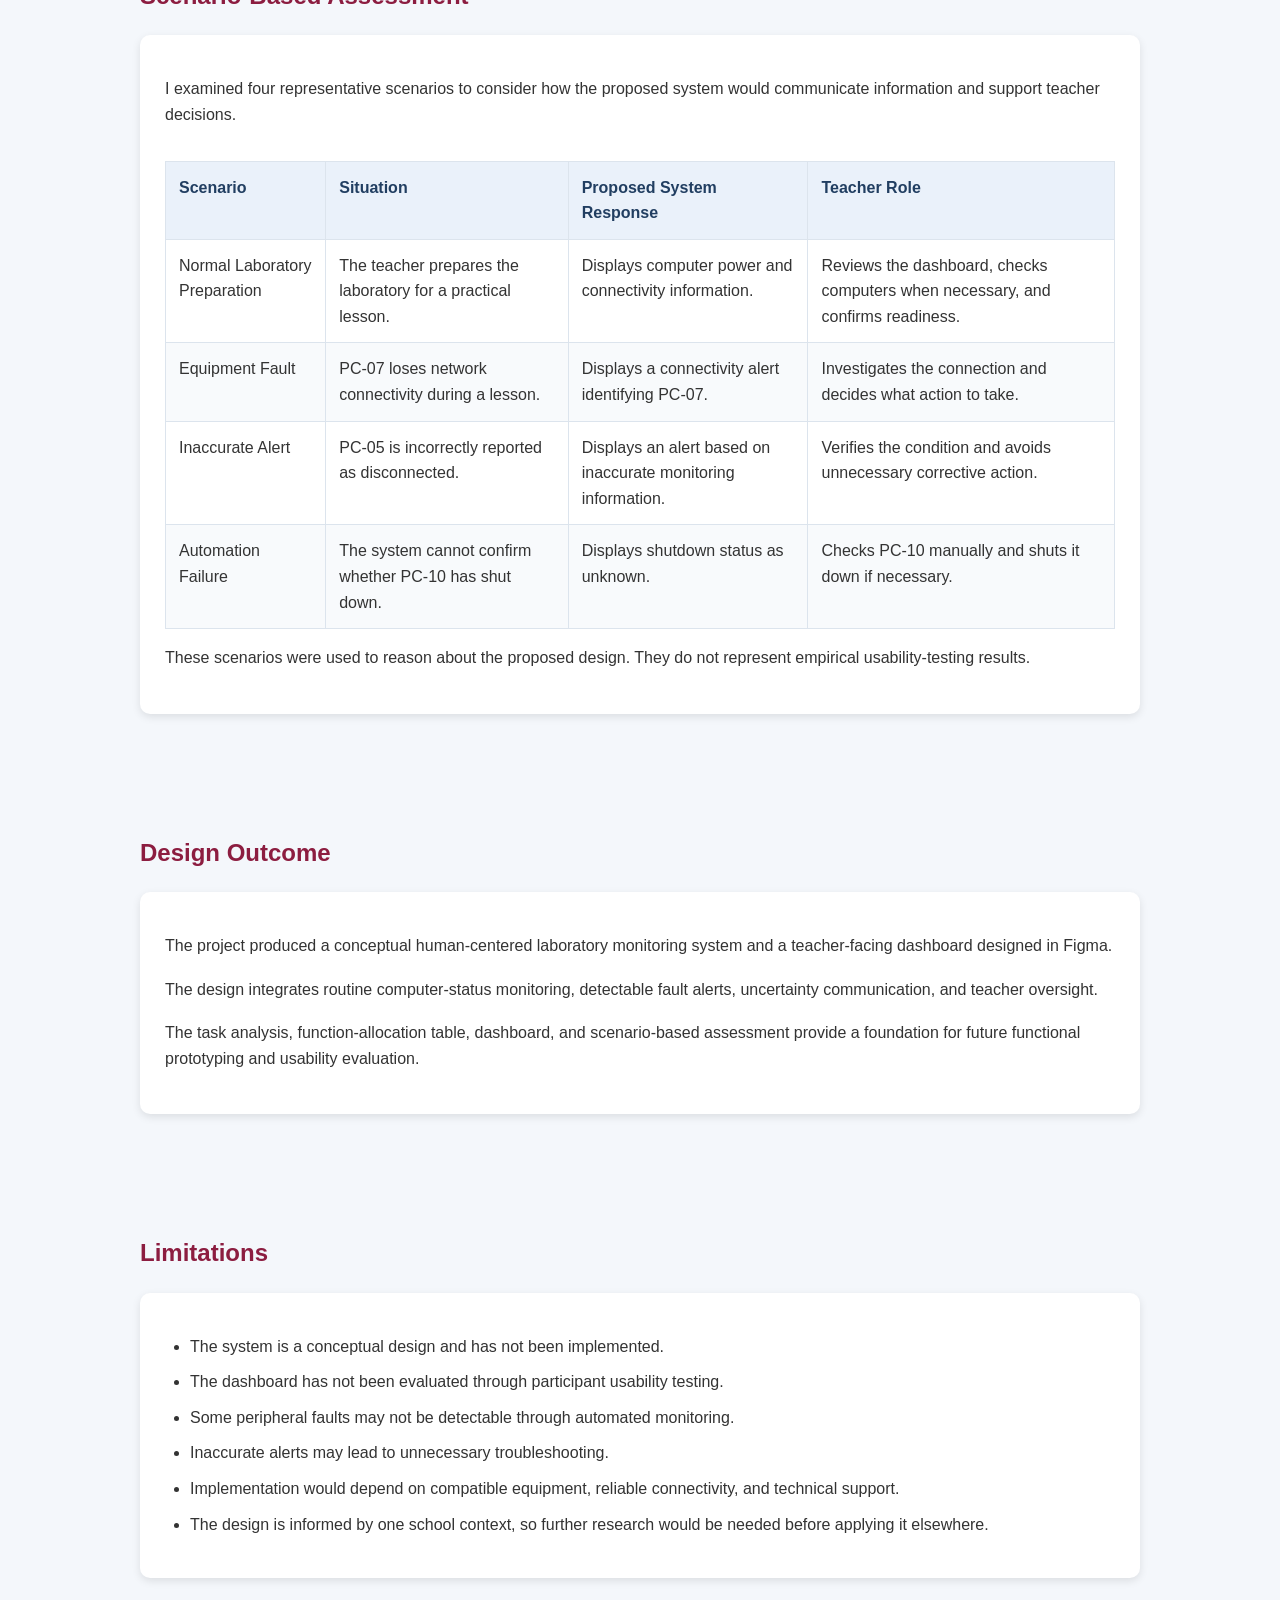
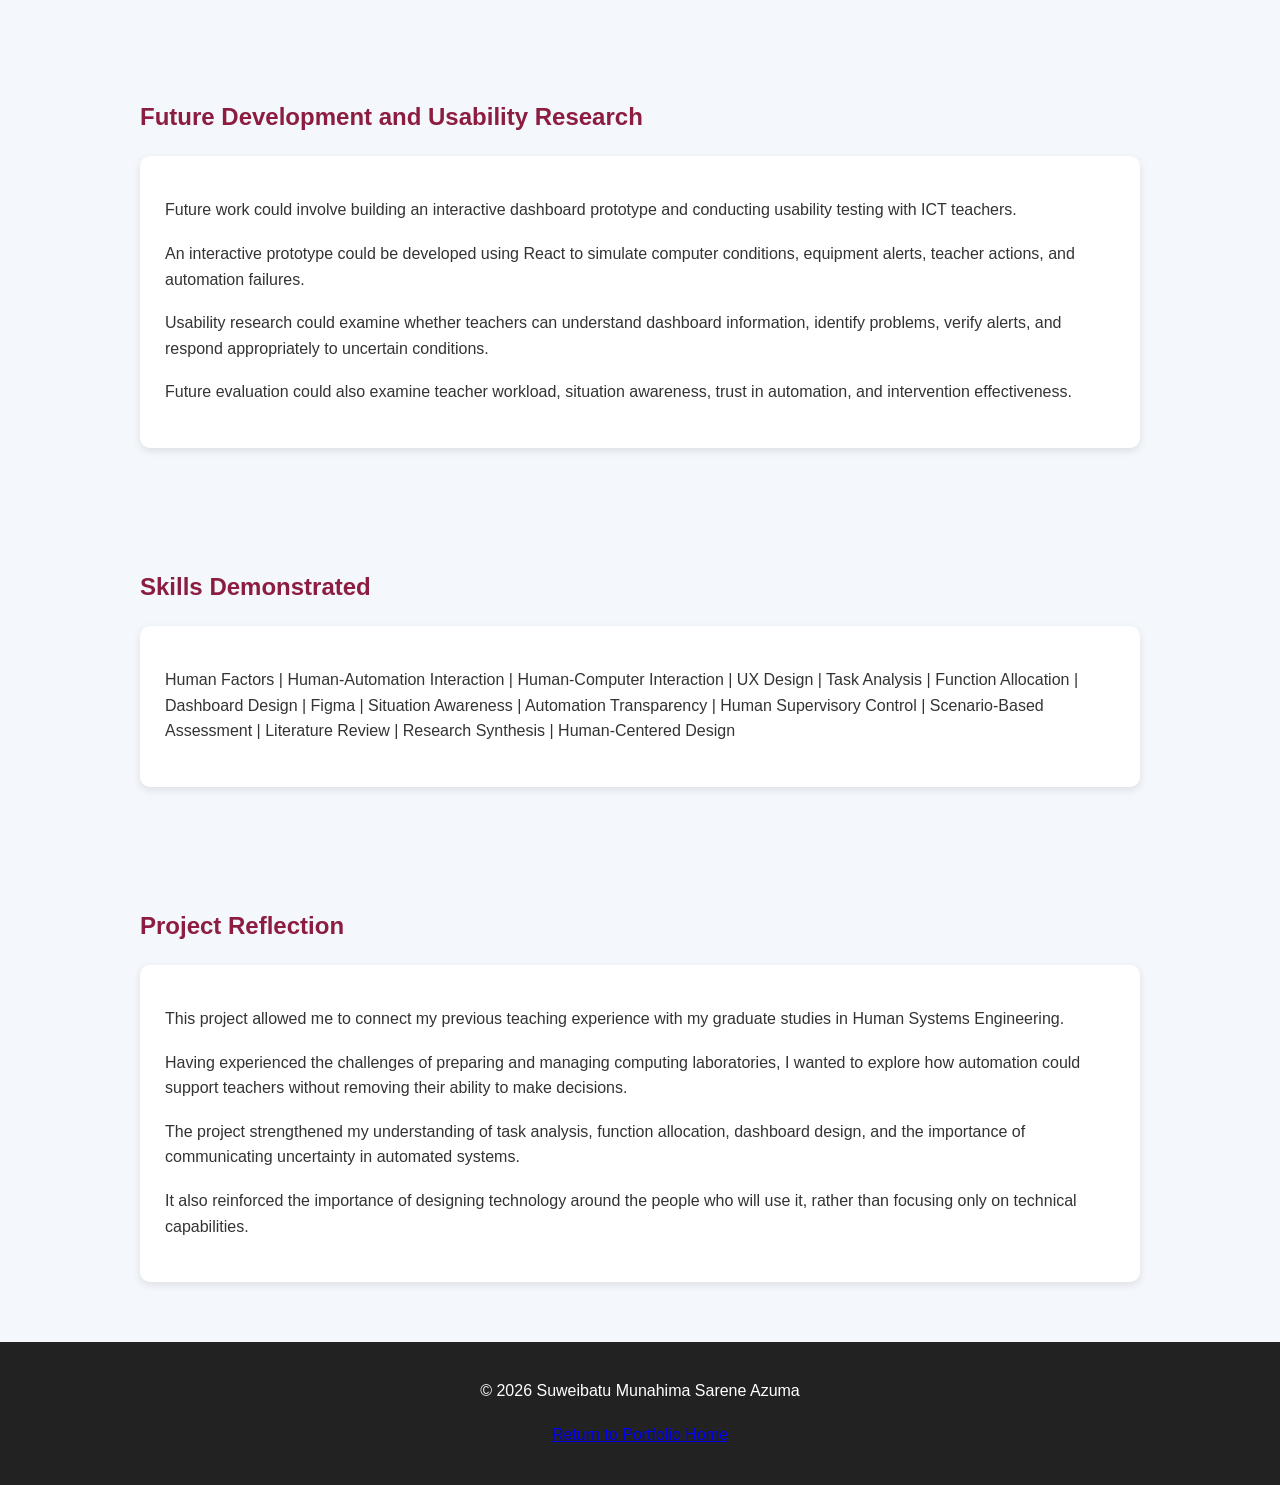
<file: human-automation-lab.html>
<!DOCTYPE html>
<html lang="en">

<head>
    <meta charset="UTF-8">
    <meta name="viewport" content="width=device-width, initial-scale=1.0">

    <meta
        name="description"
        content="Human-Centered Automation of a School Computing Laboratory. A Human Factors and UX Design case study involving task analysis, function allocation, Figma dashboard design, and scenario-based assessment."
    >

    <title>
        Human-Centered Computing Laboratory | Research Portfolio
    </title>

    <link rel="stylesheet" href="style.css">

    <style>

        .project-subtitle {
            font-size: 1.05rem;
            line-height: 1.8;
        }

        .project-meta {
            color: #526477;
            font-weight: 600;
            line-height: 1.8;
        }

        .project-note {
            background: #eef5ff;
            border-left: 4px solid #3674b5;
            padding: 18px;
            border-radius: 8px;
            margin: 20px 0;
        }

        .dashboard-container {
            margin: 25px 0;
            padding: 20px;
            background: #f8fafc;
            border: 1px solid #dce4ed;
            border-radius: 12px;
            text-align: center;
        }

        .dashboard-container img {
            display: block;
            width: 100%;
            max-width: 1200px;
            height: auto;
            margin: 0 auto;
            border-radius: 8px;
            border: 1px solid #dce4ed;
        }

        .dashboard-caption {
            color: #526477;
            font-size: 0.9rem;
            line-height: 1.6;
            margin-top: 15px;
        }

        .research-table {
            width: 100%;
            border-collapse: collapse;
            margin-top: 15px;
        }

        .research-table th,
        .research-table td {
            padding: 13px;
            border: 1px solid #dce4ed;
            text-align: left;
            vertical-align: top;
            line-height: 1.6;
        }

        .research-table th {
            background: #eaf1fa;
            color: #213e61;
        }

        .research-table tr:nth-child(even) {
            background: #f8fafc;
        }

        .table-container {
            overflow-x: auto;
        }

        .feature-grid {
            display: grid;
            grid-template-columns: repeat(
                auto-fit,
                minmax(230px, 1fr)
            );
            gap: 18px;
            margin-top: 20px;
        }

        .feature-box {
            padding: 18px;
            border-radius: 10px;
            background: #f1f6fd;
            border: 1px solid #dce6f3;
        }

        .feature-box h4 {
            margin-top: 0;
            color: #245a91;
        }

        .status-list {
            display: flex;
            flex-wrap: wrap;
            gap: 12px;
            margin: 20px 0;
        }

        .status-item {
            padding: 10px 15px;
            border-radius: 8px;
            font-weight: 600;
        }

        .status-normal {
            background: #dcfce7;
            color: #166534;
        }

        .status-fault {
            background: #fee2e2;
            color: #991b1b;
        }

        .status-unknown {
            background: #fef3c7;
            color: #92400e;
        }

        .status-off {
            background: #dbeafe;
            color: #1e40af;
        }

        .research-highlight {
            padding: 20px;
            background: #eef5ff;
            border-radius: 10px;
            border-left: 4px solid #3674b5;
            margin: 20px 0;
        }

        @media (max-width: 600px) {

            .dashboard-container {
                padding: 10px;
            }

            .research-table th,
            .research-table td {
                padding: 9px;
                font-size: 0.9rem;
            }

        }

    </style>

</head>

<body>

    <!-- HEADER -->

    <header>

        <h1>
            Human-Centered Automation of a
            School Computing Laboratory
        </h1>

        <h3>
            Human Factors | Human-Automation Interaction |
            UX Design
        </h3>

        <p class="project-subtitle">
            A conceptual computing laboratory monitoring system
            designed to support teachers through automation
            while preserving human oversight and control.
        </p>

    </header>


    <!-- NAVIGATION -->

    <nav>
        <a href="index.html">Home</a>
        <a href="#overview">Overview</a>
        <a href="#research">Research</a>
        <a href="#design">Dashboard Design</a>
        <a href="#scenarios">Scenarios</a>
        <a href="#reflection">Reflection</a>
    </nav>


    <main>

        <!-- PROJECT OVERVIEW -->

        <section id="overview">

            <h2>Project Overview</h2>

            <div class="card">

                <p class="project-meta">
                    Arizona State University |
                    HSE 524 Human-Automation Interaction |
                    Fall 2026
                </p>

                <p>
                    This project explores how human-centered
                    automation could support teachers in
                    managing school computing laboratories.
                    The design is informed by my previous
                    experience teaching Information and
                    Communication Technology at Tamale Girls
                    Senior High School in Ghana.
                </p>

                <p>
                    Preparing a computing laboratory for
                    practical lessons involves checking
                    individual computers, identifying
                    equipment problems, troubleshooting
                    faults, and confirming that computers
                    are properly shut down after lessons.
                </p>

                <p>
                    I proposed a conceptual automated
                    laboratory management system that
                    would support routine monitoring
                    activities through a teacher-facing
                    dashboard while allowing teachers
                    to remain responsible for important
                    decisions.
                </p>

                <div class="project-note">

                    <strong>Project Status:</strong>
                    Conceptual design developed in Figma.
                    The system has not been implemented
                    or evaluated with participants.
                    Functional prototyping and usability
                    testing are future research activities.

                </div>

            </div>

        </section>


        <!-- RESEARCH PROBLEM -->

        <section id="research">

            <h2>The Problem</h2>

            <div class="card">

                <p>
                    Having computers in a school does
                    not necessarily mean they are ready
                    for teaching and learning.
                </p>

                <p>
                    In a computing laboratory, teachers
                    may need to start computers,
                    check network connections,
                    identify faulty keyboards or mice,
                    respond to equipment problems,
                    and verify shutdown after lessons.
                </p>

                <p>
                    These activities can take time
                    away from practical instruction,
                    especially when problems are
                    discovered after students have
                    started working.
                </p>

                <p>
                    Although automated monitoring
                    could help with some routine
                    activities, it introduces
                    new challenges.
                </p>

                <p>
                    Monitoring information may be
                    inaccurate or incomplete.
                    Some equipment faults may not
                    be detectable automatically.
                    Teachers must therefore be
                    able to understand system
                    information, verify conditions,
                    and intervene when necessary.
                </p>

                <div class="research-highlight">

                    <strong>Design Question:</strong>

                    <p>
                        How can routine computing
                        laboratory monitoring be
                        automated without reducing
                        teachers' awareness of
                        laboratory conditions
                        or their ability to
                        make decisions and intervene?
                    </p>

                </div>

            </div>

        </section>


        <!-- PROJECT GOALS -->

        <section>

            <h2>Project Goals</h2>

            <div class="card">

                <ul>

                    <li>
                        Reduce the need for repetitive
                        manual checks of computer
                        power and connectivity.
                    </li>

                    <li>
                        Provide clear information
                        about computer readiness
                        and equipment conditions.
                    </li>

                    <li>
                        Notify teachers about
                        detectable equipment faults.
                    </li>

                    <li>
                        Distinguish normal, faulty,
                        unknown, and powered-off
                        computer conditions.
                    </li>

                    <li>
                        Support computer startup
                        and shutdown where
                        technically feasible.
                    </li>

                    <li>
                        Preserve teacher authority
                        to verify information,
                        investigate problems,
                        and make decisions.
                    </li>

                </ul>

            </div>

        </section>


        <!-- RESEARCH APPROACH -->

        <section>

            <h2>Research and Design Approach</h2>

            <div class="card">

                <p>
                    I used a literature-informed
                    conceptual design approach
                    grounded in human-automation
                    interaction principles.
                </p>

                <p>
                    The process involved examining
                    existing laboratory management
                    challenges, analyzing current
                    activities, allocating functions
                    between people and automation,
                    designing a dashboard in Figma,
                    and considering representative
                    operating scenarios.
                </p>

                <div class="feature-grid">

                    <div class="feature-box">
                        <h4>1. Literature Review</h4>
                        <p>
                            Reviewed computing
                            laboratory management
                            systems and research
                            on human-automation
                            interaction.
                        </p>
                    </div>

                    <div class="feature-box">
                        <h4>2. Task Analysis</h4>
                        <p>
                            Examined laboratory
                            activities before,
                            during, and after
                            practical lessons.
                        </p>
                    </div>

                    <div class="feature-box">
                        <h4>3. Function Allocation</h4>
                        <p>
                            Identified responsibilities
                            for teachers, students,
                            and automation.
                        </p>
                    </div>

                    <div class="feature-box">
                        <h4>4. Dashboard Design</h4>
                        <p>
                            Designed a conceptual
                            teacher-facing dashboard
                            using Figma.
                        </p>
                    </div>

                    <div class="feature-box">
                        <h4>5. Scenario Assessment</h4>
                        <p>
                            Examined normal operations,
                            equipment faults,
                            inaccurate alerts,
                            and automation failures.
                        </p>
                    </div>

                </div>

            </div>

        </section>


        <!-- TASK ANALYSIS -->

        <section>

            <h2>Task Analysis</h2>

            <div class="card">

                <p>
                    I analyzed computing laboratory
                    activities before, during,
                    and after practical lessons.
                </p>

                <p>
                    The analysis drew on my previous
                    teaching experience and helped
                    identify repetitive tasks,
                    possible equipment problems,
                    and opportunities for
                    automation support.
                </p>

                <div class="table-container">

                    <table class="research-table">

                        <thead>
                            <tr>
                                <th>Lesson Stage</th>
                                <th>Activity</th>
                                <th>Potential Problem</th>
                            </tr>
                        </thead>

                        <tbody>

                            <tr>
                                <td>Before Lesson</td>
                                <td>Start computers</td>
                                <td>
                                    Some computers
                                    may fail to start.
                                </td>
                            </tr>

                            <tr>
                                <td>Before Lesson</td>
                                <td>Check computer startup</td>
                                <td>
                                    Requires checking
                                    individual computers.
                                </td>
                            </tr>

                            <tr>
                                <td>Before Lesson</td>
                                <td>Verify equipment</td>
                                <td>
                                    Some keyboard and
                                    mouse faults may
                                    remain unnoticed.
                                </td>
                            </tr>

                            <tr>
                                <td>During Lesson</td>
                                <td>
                                    Respond to student
                                    equipment complaints
                                </td>
                                <td>
                                    Interrupts instruction.
                                </td>
                            </tr>

                            <tr>
                                <td>During Lesson</td>
                                <td>Troubleshoot faults</td>
                                <td>
                                    Takes time away
                                    from teaching.
                                </td>
                            </tr>

                            <tr>
                                <td>After Lesson</td>
                                <td>
                                    Verify computer shutdown
                                </td>
                                <td>
                                    Requires checking
                                    individual computers.
                                </td>
                            </tr>

                            <tr>
                                <td>After Lesson</td>
                                <td>
                                    Check lights, fans,
                                    and air conditioning
                                </td>
                                <td>
                                    Equipment may
                                    remain running.
                                </td>
                            </tr>

                        </tbody>

                    </table>

                </div>

            </div>

        </section>


        <!-- FUNCTION ALLOCATION -->

        <section>

            <h2>Function Allocation</h2>

            <div class="card">

                <p>
                    A central part of the design
                    was deciding which functions
                    should be handled by automation
                    and which should remain
                    under human control.
                </p>

                <p>
                    The proposed allocation
                    follows the principle
                    that routine monitoring
                    can be automated while
                    teachers retain responsibility
                    for decisions requiring
                    judgment and intervention.
                </p>

                <div class="table-container">

                    <table class="research-table">

                        <thead>
                            <tr>
                                <th>Function</th>
                                <th>Allocation</th>
                                <th>Responsibility</th>
                            </tr>
                        </thead>

                        <tbody>

                            <tr>
                                <td>
                                    Determine laboratory
                                    preparation needs
                                </td>
                                <td>Human</td>
                                <td>
                                    Teacher decides
                                    when preparation
                                    is required.
                                </td>
                            </tr>

                            <tr>
                                <td>
                                    Initiate computer startup
                                </td>
                                <td>Human + Automation</td>
                                <td>
                                    Teacher authorizes
                                    startup. Automation
                                    executes where supported.
                                </td>
                            </tr>

                            <tr>
                                <td>
                                    Check computer power
                                    and connectivity
                                </td>
                                <td>Automation</td>
                                <td>
                                    System collects
                                    available status
                                    information.
                                </td>
                            </tr>

                            <tr>
                                <td>
                                    Verify instructional
                                    readiness
                                </td>
                                <td>Human + Automation</td>
                                <td>
                                    System reports status.
                                    Teacher confirms
                                    readiness.
                                </td>
                            </tr>

                            <tr>
                                <td>
                                    Identify equipment faults
                                </td>
                                <td>Human + Automation</td>
                                <td>
                                    System identifies
                                    detectable faults.
                                    Teachers and students
                                    report other problems.
                                </td>
                            </tr>

                            <tr>
                                <td>
                                    Troubleshoot problems
                                </td>
                                <td>Human</td>
                                <td>
                                    Teacher investigates
                                    and determines
                                    appropriate action.
                                </td>
                            </tr>

                            <tr>
                                <td>
                                    Generate detectable
                                    fault alerts
                                </td>
                                <td>Automation</td>
                                <td>
                                    System notifies
                                    teachers of
                                    detected problems.
                                </td>
                            </tr>

                            <tr>
                                <td>
                                    Verify computer shutdown
                                </td>
                                <td>Human + Automation</td>
                                <td>
                                    System reports status.
                                    Teacher checks
                                    unresolved cases.
                                </td>
                            </tr>

                            <tr>
                                <td>
                                    Respond to automation
                                    failures
                                </td>
                                <td>Human</td>
                                <td>
                                    Teacher uses manual
                                    checks and intervention.
                                </td>
                            </tr>

                        </tbody>

                    </table>

                </div>

                <p>
                    These allocations describe
                    proposed system responsibilities,
                    not implemented or
                    validated capabilities.
                </p>

            </div>

        </section>


        <!-- DASHBOARD DESIGN -->

        <section id="design">

            <h2>Figma Dashboard Design</h2>

            <div class="card">

                <p>
                    Based on the task analysis
                    and function allocation,
                    I designed a conceptual
                    teacher-facing dashboard
                    using Figma.
                </p>

                <p>
                    The interface is intended
                    to help teachers monitor
                    computer conditions,
                    recognize problems,
                    understand uncertainty,
                    and take appropriate action.
                </p>

                <div class="dashboard-container">

                    <img
                        src="images/computing-lab-dashboard.png"
                        alt="Figma conceptual dashboard showing computing laboratory status cards, computer-status table, equipment alerts, and teacher actions."
                        loading="lazy"
                    >

                    <p class="dashboard-caption">
                        Figure 1. Conceptual teacher-facing
                        computing laboratory monitoring dashboard
                        designed in Figma. All displayed values
                        are illustrative.
                    </p>

                </div>

                <p>
                    The dashboard includes summary
                    cards, a computer-status table,
                    equipment alerts, and
                    teacher-action controls.
                </p>

            </div>


            <!-- STATUS CARDS -->

            <h3>Computer Status Information</h3>

            <div class="card">

                <p>
                    The dashboard distinguishes
                    four computer conditions.
                </p>

                <div class="status-list">

                    <span class="status-item status-normal">
                        Normal
                    </span>

                    <span class="status-item status-fault">
                        Fault
                    </span>

                    <span class="status-item status-unknown">
                        Unknown
                    </span>

                    <span class="status-item status-off">
                        Off
                    </span>

                </div>

                <p>
                    These categories help
                    teachers distinguish
                    computers reporting
                    normal conditions from
                    those requiring attention.
                </p>

                <p>
                    The unknown category
                    is particularly important
                    because the system may
                    not always have enough
                    information to confirm
                    a computer's condition.
                </p>

                <p>
                    A normal status also
                    does not necessarily
                    guarantee that a computer
                    is ready for instruction.
                    Some faults may still
                    require manual checks.
                </p>

            </div>


            <!-- DESIGN FEATURES -->

            <h3>Dashboard Features and Design Decisions</h3>

            <div class="card">

                <div class="feature-grid">

                    <div class="feature-box">

                        <h4>Status Summary Cards</h4>

                        <p>
                            Provide a quick overview
                            of normal, faulty,
                            unknown, and powered-off
                            computers.
                        </p>

                    </div>

                    <div class="feature-box">

                        <h4>Computer Status Table</h4>

                        <p>
                            Displays individual
                            computer conditions.
                            Ten computers are shown
                            at a time, with scrolling
                            for additional records.
                        </p>

                    </div>

                    <div class="feature-box">

                        <h4>Equipment Alerts</h4>

                        <p>
                            Identify affected
                            computers, describe
                            problems, and support
                            teacher investigation.
                        </p>

                    </div>

                    <div class="feature-box">

                        <h4>Unknown Conditions</h4>

                        <p>
                            Communicate when
                            monitoring information
                            is incomplete or
                            uncertain.
                        </p>

                    </div>

                    <div class="feature-box">

                        <h4>Teacher Controls</h4>

                        <p>
                            Provide proposed
                            actions for refreshing
                            status, acknowledging
                            alerts, verifying
                            readiness, and
                            initiating supported
                            startup or shutdown.
                        </p>

                    </div>

                </div>

            </div>

        </section>


        <!-- HUMAN FACTORS PRINCIPLES -->

        <section>

            <h2>Human Factors Principles Applied</h2>

            <div class="card">

                <h3>Situation Awareness</h3>

                <p>
                    The dashboard organizes
                    computer conditions and
                    alerts to help teachers
                    understand laboratory
                    status and identify
                    problems requiring attention.
                </p>

                <h3>Function Allocation</h3>

                <p>
                    Routine information collection
                    and detectable fault alerts
                    are assigned to automation.
                    Teachers remain responsible
                    for decisions that require
                    judgment and verification.
                </p>

                <h3>Automation Transparency</h3>

                <p>
                    The interface distinguishes
                    detected faults from unknown
                    conditions and provides
                    information about affected
                    computers.
                </p>

                <h3>Appropriate Trust</h3>

                <p>
                    The design avoids assuming
                    that all automated information
                    is correct or complete.
                    Teachers can verify alerts
                    and investigate uncertain
                    conditions.
                </p>

                <h3>Human Supervisory Control</h3>

                <p>
                    Teachers retain authority
                    to confirm readiness,
                    acknowledge alerts,
                    investigate problems,
                    and intervene when
                    automation cannot
                    complete a task reliably.
                </p>

            </div>

        </section>


        <!-- SCENARIO ASSESSMENT -->

        <section id="scenarios">

            <h2>Scenario-Based Assessment</h2>

            <div class="card">

                <p>
                    I examined four representative
                    scenarios to consider how
                    the proposed system would
                    communicate information
                    and support teacher decisions.
                </p>

                <div class="table-container">

                    <table class="research-table">

                        <thead>
                            <tr>
                                <th>Scenario</th>
                                <th>Situation</th>
                                <th>Proposed System Response</th>
                                <th>Teacher Role</th>
                            </tr>
                        </thead>

                        <tbody>

                            <tr>
                                <td>
                                    Normal Laboratory
                                    Preparation
                                </td>

                                <td>
                                    The teacher prepares
                                    the laboratory for
                                    a practical lesson.
                                </td>

                                <td>
                                    Displays computer
                                    power and connectivity
                                    information.
                                </td>

                                <td>
                                    Reviews the dashboard,
                                    checks computers
                                    when necessary,
                                    and confirms readiness.
                                </td>
                            </tr>

                            <tr>
                                <td>Equipment Fault</td>

                                <td>
                                    PC-07 loses network
                                    connectivity during
                                    a lesson.
                                </td>

                                <td>
                                    Displays a connectivity
                                    alert identifying PC-07.
                                </td>

                                <td>
                                    Investigates the
                                    connection and decides
                                    what action to take.
                                </td>
                            </tr>

                            <tr>
                                <td>Inaccurate Alert</td>

                                <td>
                                    PC-05 is incorrectly
                                    reported as disconnected.
                                </td>

                                <td>
                                    Displays an alert
                                    based on inaccurate
                                    monitoring information.
                                </td>

                                <td>
                                    Verifies the condition
                                    and avoids unnecessary
                                    corrective action.
                                </td>
                            </tr>

                            <tr>
                                <td>Automation Failure</td>

                                <td>
                                    The system cannot
                                    confirm whether
                                    PC-10 has shut down.
                                </td>

                                <td>
                                    Displays shutdown
                                    status as unknown.
                                </td>

                                <td>
                                    Checks PC-10 manually
                                    and shuts it down
                                    if necessary.
                                </td>
                            </tr>

                        </tbody>

                    </table>

                </div>

                <p>
                    These scenarios were used
                    to reason about the proposed
                    design. They do not represent
                    empirical usability-testing
                    results.
                </p>

            </div>

        </section>


        <!-- DESIGN OUTCOME -->

        <section>

            <h2>Design Outcome</h2>

            <div class="card">

                <p>
                    The project produced a
                    conceptual human-centered
                    laboratory monitoring
                    system and a teacher-facing
                    dashboard designed in Figma.
                </p>

                <p>
                    The design integrates
                    routine computer-status
                    monitoring, detectable
                    fault alerts, uncertainty
                    communication, and
                    teacher oversight.
                </p>

                <p>
                    The task analysis,
                    function-allocation table,
                    dashboard, and scenario-based
                    assessment provide a
                    foundation for future
                    functional prototyping
                    and usability evaluation.
                </p>

            </div>

        </section>


        <!-- LIMITATIONS -->

        <section>

            <h2>Limitations</h2>

            <div class="card">

                <ul>

                    <li>
                        The system is a
                        conceptual design
                        and has not been
                        implemented.
                    </li>

                    <li>
                        The dashboard has
                        not been evaluated
                        through participant
                        usability testing.
                    </li>

                    <li>
                        Some peripheral faults
                        may not be detectable
                        through automated
                        monitoring.
                    </li>

                    <li>
                        Inaccurate alerts
                        may lead to unnecessary
                        troubleshooting.
                    </li>

                    <li>
                        Implementation would
                        depend on compatible
                        equipment, reliable
                        connectivity, and
                        technical support.
                    </li>

                    <li>
                        The design is informed
                        by one school context,
                        so further research
                        would be needed
                        before applying it
                        elsewhere.
                    </li>

                </ul>

            </div>

        </section>


        <!-- FUTURE WORK -->

        <section>

            <h2>Future Development and Usability Research</h2>

            <div class="card">

                <p>
                    Future work could involve
                    building an interactive
                    dashboard prototype
                    and conducting usability
                    testing with ICT teachers.
                </p>

                <p>
                    An interactive prototype
                    could be developed using
                    React to simulate computer
                    conditions, equipment alerts,
                    teacher actions, and
                    automation failures.
                </p>

                <p>
                    Usability research could
                    examine whether teachers
                    can understand dashboard
                    information, identify
                    problems, verify alerts,
                    and respond appropriately
                    to uncertain conditions.
                </p>

                <p>
                    Future evaluation could
                    also examine teacher
                    workload, situation
                    awareness, trust in
                    automation, and
                    intervention effectiveness.
                </p>

            </div>

        </section>


        <!-- SKILLS -->

        <section>

            <h2>Skills Demonstrated</h2>

            <div class="card">

                <p>
                    Human Factors | Human-Automation Interaction |
                    Human-Computer Interaction | UX Design |
                    Task Analysis | Function Allocation |
                    Dashboard Design | Figma |
                    Situation Awareness | Automation Transparency |
                    Human Supervisory Control |
                    Scenario-Based Assessment |
                    Literature Review | Research Synthesis |
                    Human-Centered Design
                </p>

            </div>

        </section>


        <!-- REFLECTION -->

        <section id="reflection">

            <h2>Project Reflection</h2>

            <div class="card">

                <p>
                    This project allowed me
                    to connect my previous
                    teaching experience
                    with my graduate studies
                    in Human Systems Engineering.
                </p>

                <p>
                    Having experienced the
                    challenges of preparing
                    and managing computing
                    laboratories, I wanted
                    to explore how automation
                    could support teachers
                    without removing their
                    ability to make decisions.
                </p>

                <p>
                    The project strengthened
                    my understanding of
                    task analysis, function
                    allocation, dashboard
                    design, and the importance
                    of communicating uncertainty
                    in automated systems.
                </p>

                <p>
                    It also reinforced the
                    importance of designing
                    technology around the
                    people who will use it,
                    rather than focusing
                    only on technical
                    capabilities.
                </p>

            </div>

        </section>

    </main>


    <!-- FOOTER -->

    <footer>

        <p>
            &copy; 2026 Suweibatu Munahima Sarene Azuma
        </p>

        <p>
            <a href="index.html">
                Return to Portfolio Home
            </a>
        </p>

    </footer>

</body>
</html>
</file>
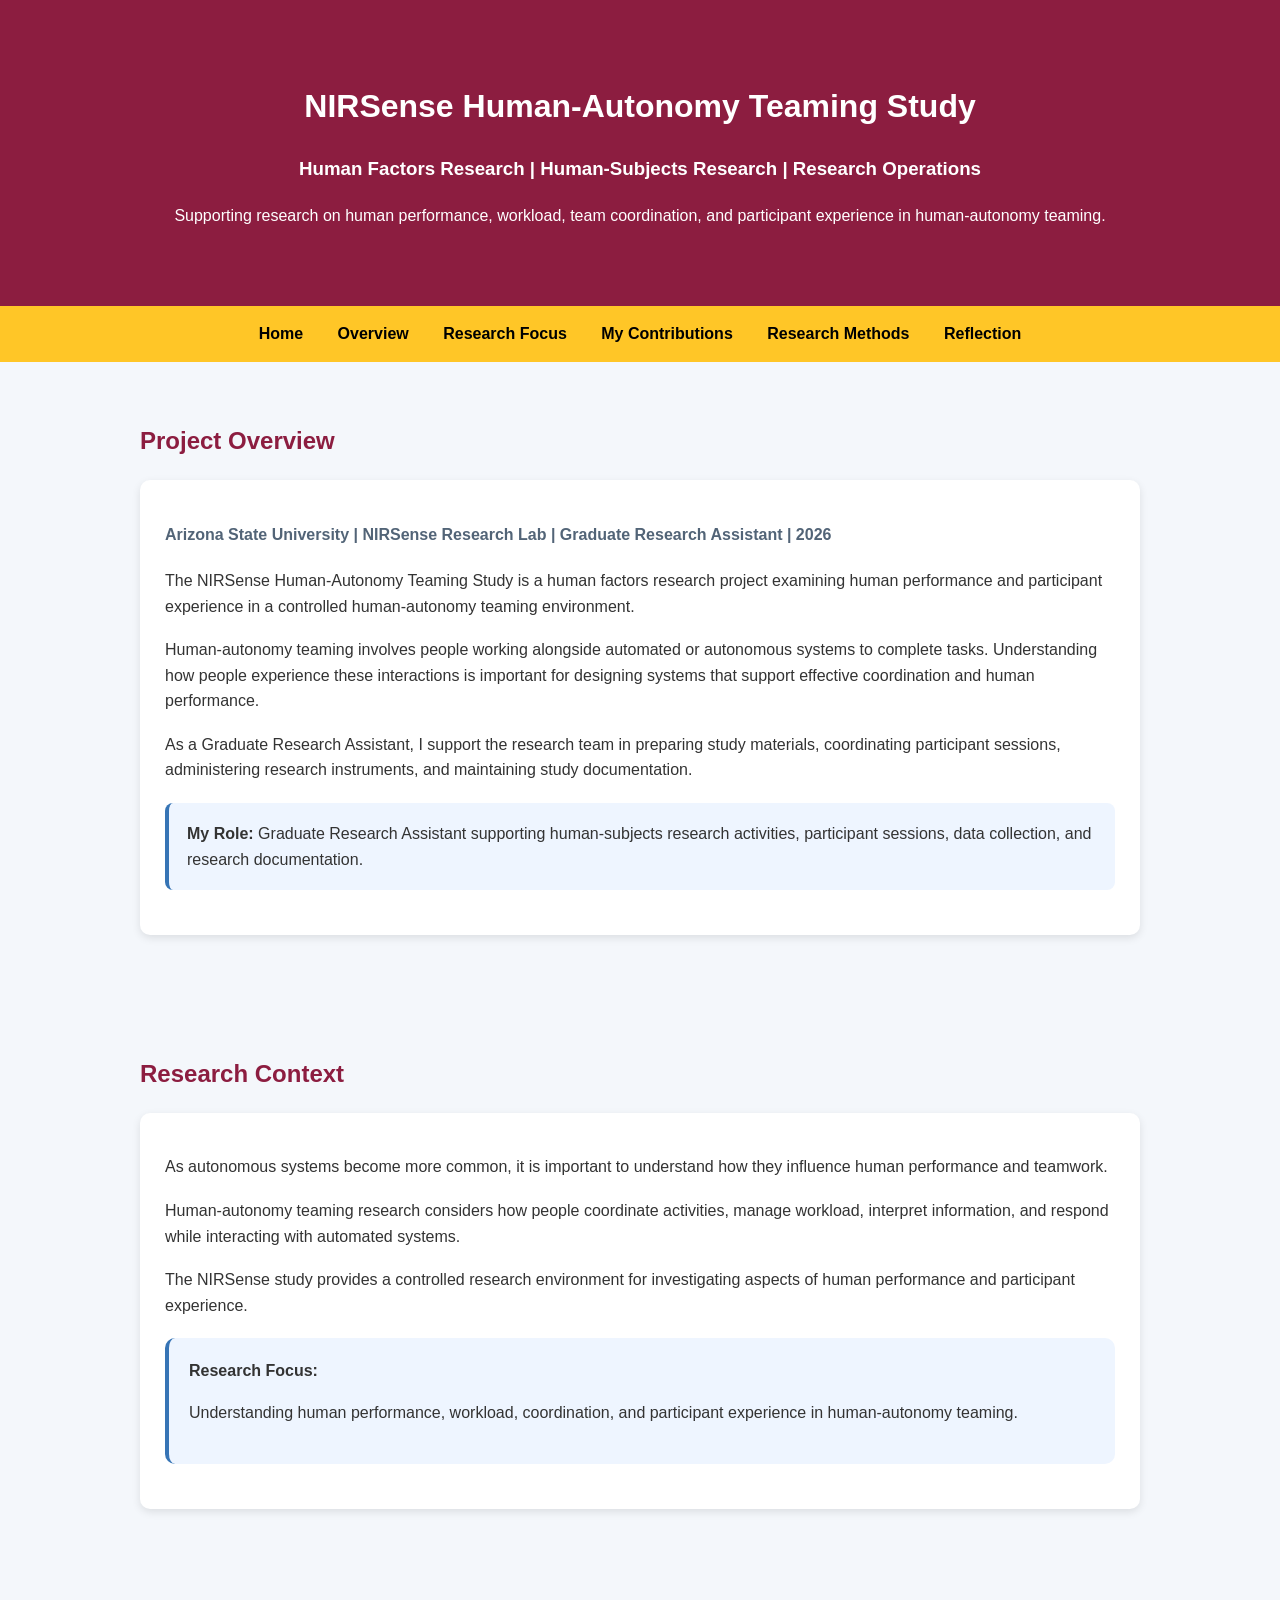
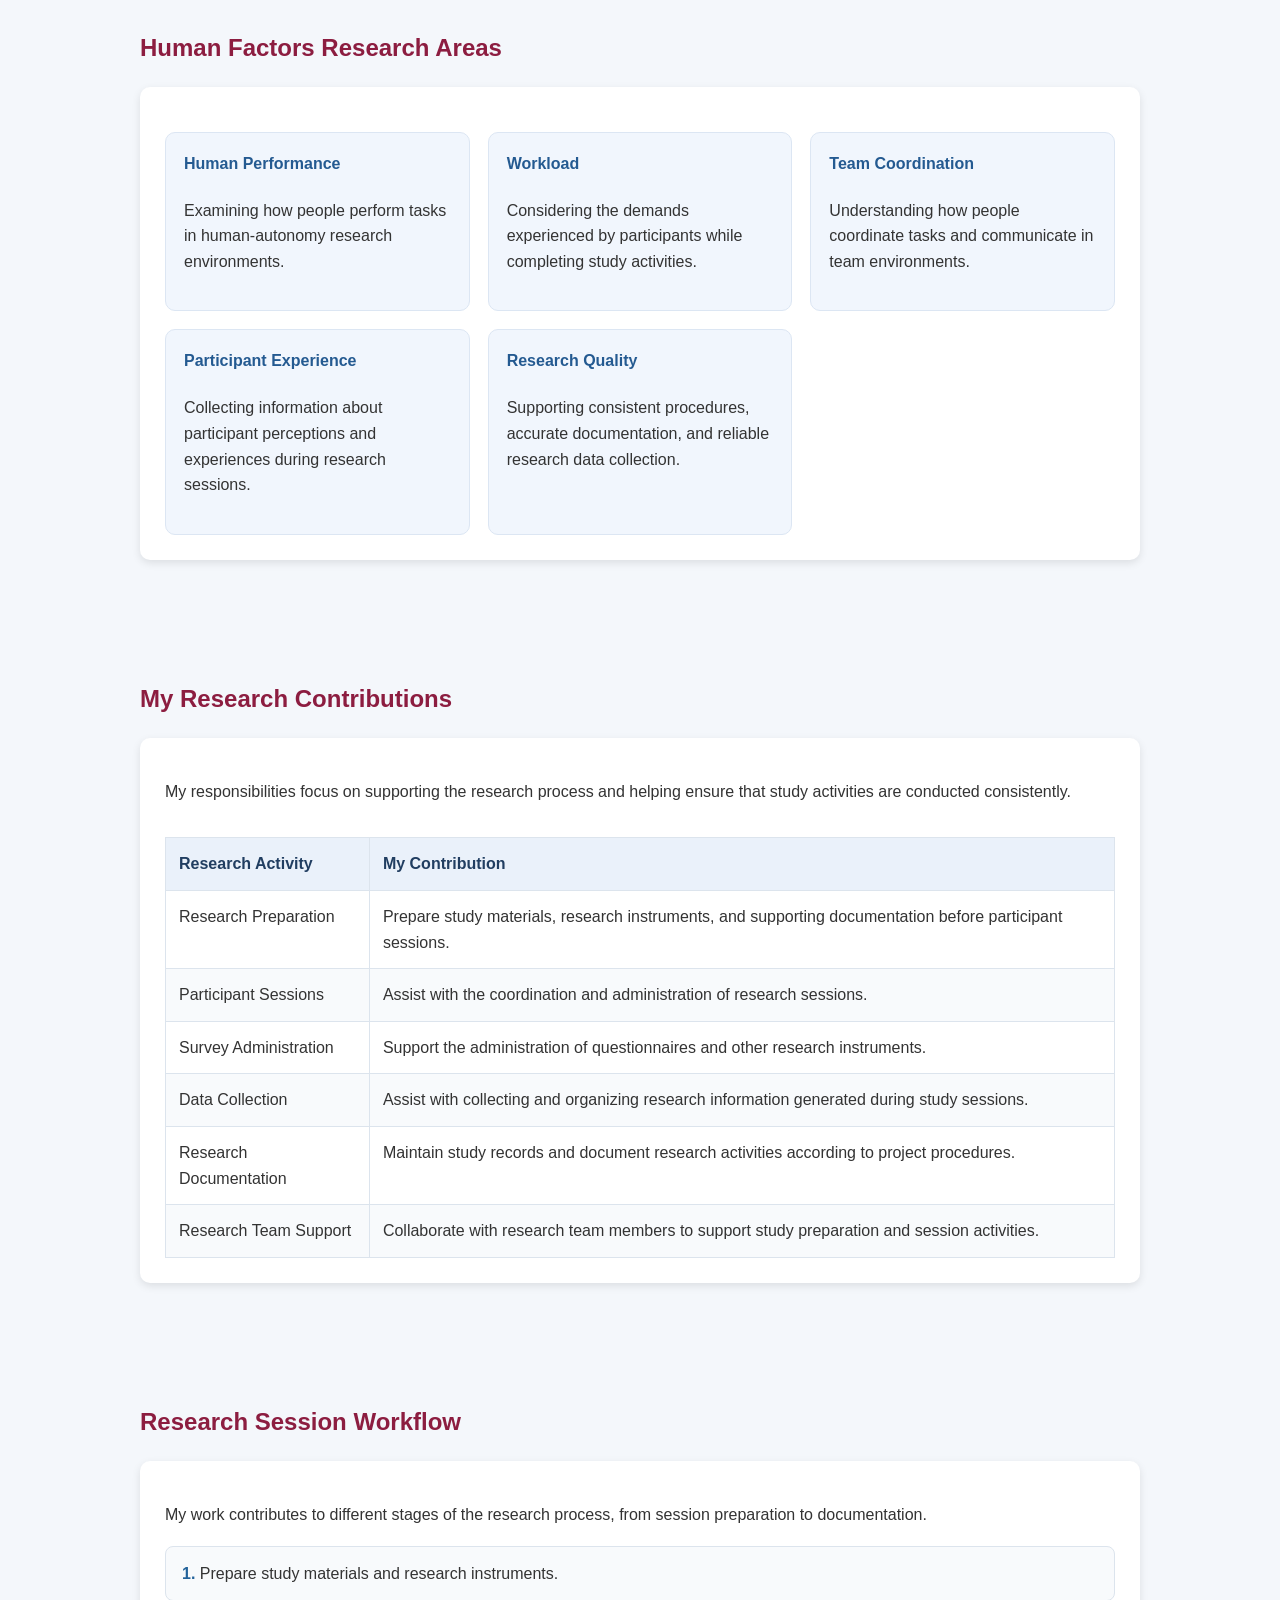
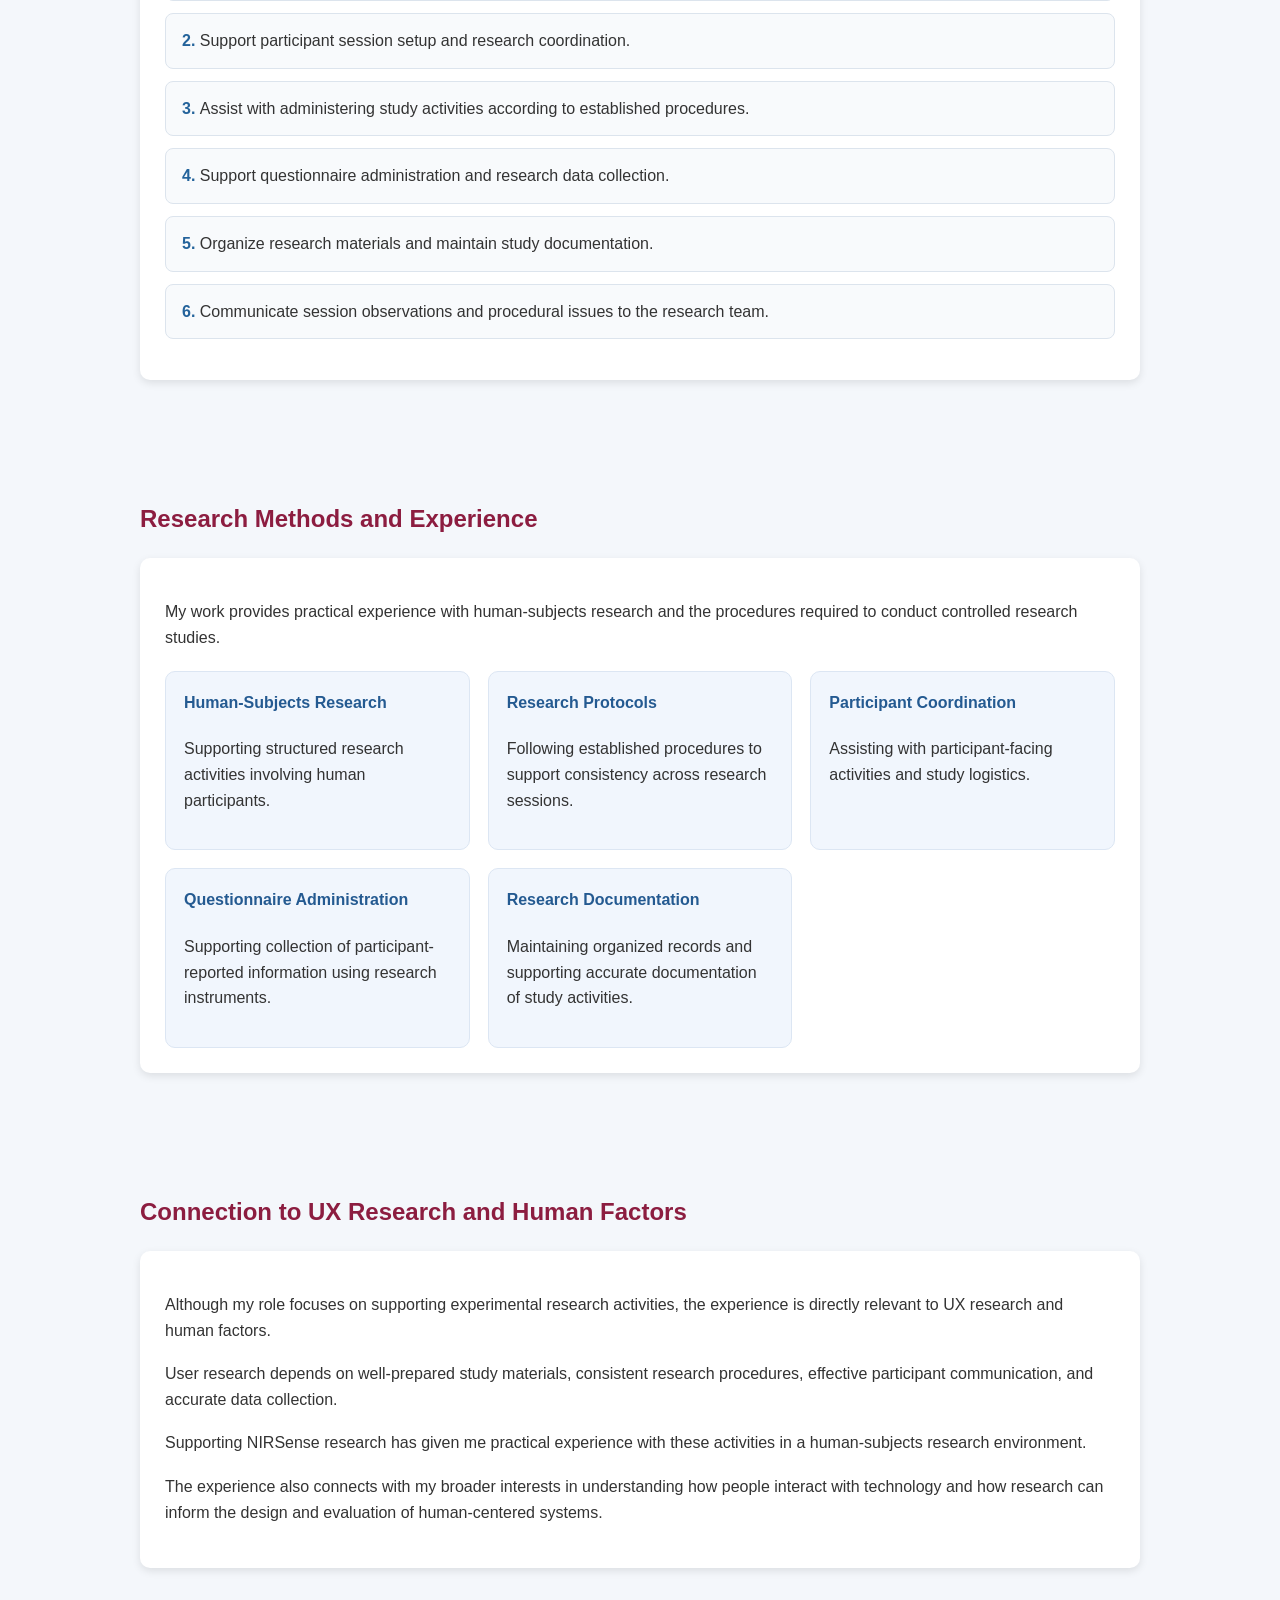
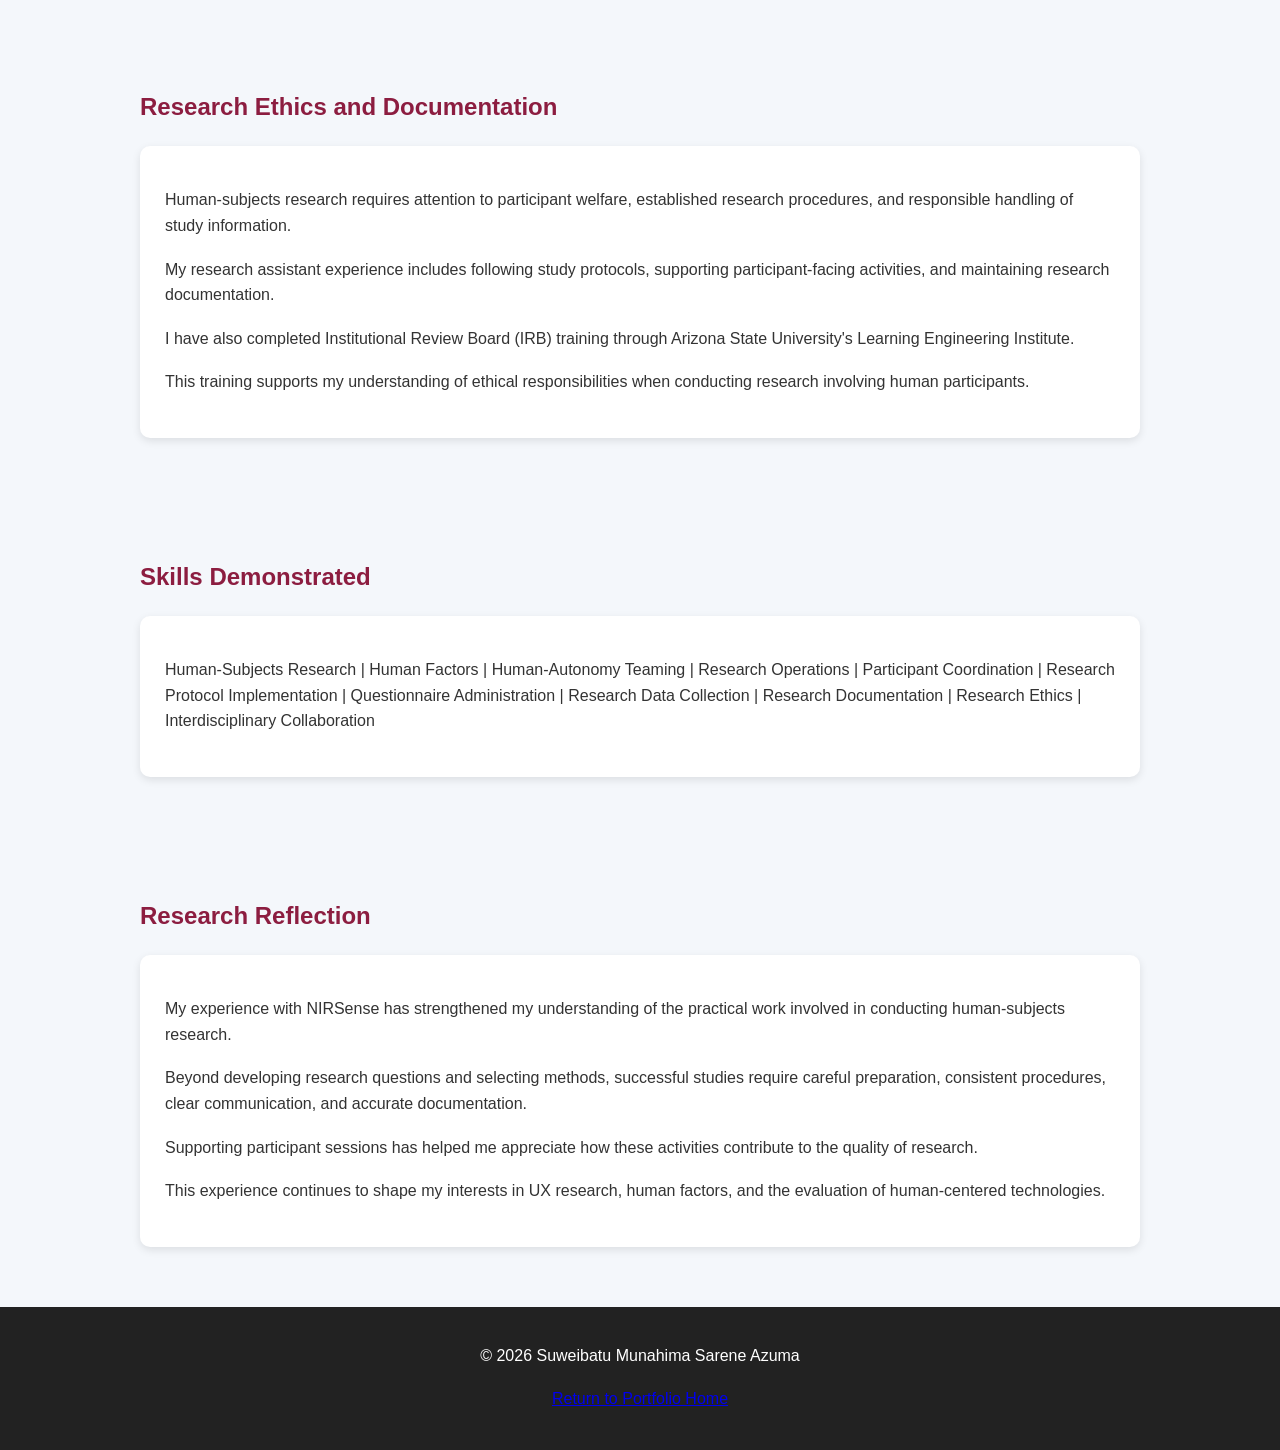
<file: nirsense.html>
<!DOCTYPE html>
<html lang="en">

<head>
    <meta charset="UTF-8">
    <meta name="viewport" content="width=device-width, initial-scale=1.0">

    <meta
        name="description"
        content="NIRSense Human-Autonomy Teaming Study research case study. Research assistant experience in human-subjects research, participant sessions, human factors, workload, team coordination, and research documentation."
    >

    <title>NIRSense Human-Autonomy Teaming Study | Research Portfolio</title>

    <link rel="stylesheet" href="style.css">

    <style>
        .project-meta {
            color: #526477;
            font-weight: 600;
            line-height: 1.8;
        }

        .project-note {
            background: #eef5ff;
            border-left: 4px solid #3674b5;
            padding: 18px;
            border-radius: 8px;
            margin: 20px 0;
        }

        .research-table {
            width: 100%;
            border-collapse: collapse;
            margin-top: 15px;
        }

        .research-table th,
        .research-table td {
            padding: 13px;
            border: 1px solid #dce4ed;
            text-align: left;
            vertical-align: top;
            line-height: 1.6;
        }

        .research-table th {
            background: #eaf1fa;
            color: #213e61;
        }

        .research-table tr:nth-child(even) {
            background: #f8fafc;
        }

        .table-container {
            overflow-x: auto;
        }

        .feature-grid {
            display: grid;
            grid-template-columns: repeat(
                auto-fit,
                minmax(230px, 1fr)
            );
            gap: 18px;
            margin-top: 20px;
        }

        .feature-box {
            padding: 18px;
            border-radius: 10px;
            background: #f1f6fd;
            border: 1px solid #dce6f3;
        }

        .feature-box h4 {
            margin-top: 0;
            color: #245a91;
        }

        .research-highlight {
            padding: 20px;
            background: #eef5ff;
            border-left: 4px solid #3674b5;
            border-radius: 10px;
            margin: 20px 0;
        }

        .process-list {
            counter-reset: research-step;
            list-style: none;
            padding-left: 0;
        }

        .process-list li {
            counter-increment: research-step;
            padding: 14px 16px;
            margin-bottom: 12px;
            background: #f8fafc;
            border: 1px solid #dce4ed;
            border-radius: 8px;
        }

        .process-list li::before {
            content: counter(research-step) ". ";
            color: #24639b;
            font-weight: 700;
        }

        @media (max-width: 600px) {
            .research-table th,
            .research-table td {
                padding: 9px;
                font-size: 0.9rem;
            }
        }
    </style>

</head>

<body>

    <!-- HEADER -->

    <header>

        <h1>NIRSense Human-Autonomy Teaming Study</h1>

        <h3>
            Human Factors Research | Human-Subjects Research |
            Research Operations
        </h3>

        <p>
            Supporting research on human performance,
            workload, team coordination, and participant
            experience in human-autonomy teaming.
        </p>

    </header>


    <!-- NAVIGATION -->

    <nav>
        <a href="index.html">Home</a>
        <a href="#overview">Overview</a>
        <a href="#research">Research Focus</a>
        <a href="#contributions">My Contributions</a>
        <a href="#methods">Research Methods</a>
        <a href="#reflection">Reflection</a>
    </nav>


    <main>

        <!-- PROJECT OVERVIEW -->

        <section id="overview">

            <h2>Project Overview</h2>

            <div class="card">

                <p class="project-meta">
                    Arizona State University |
                    NIRSense Research Lab |
                    Graduate Research Assistant |
                    2026
                </p>

                <p>
                    The NIRSense Human-Autonomy Teaming Study
                    is a human factors research project
                    examining human performance and
                    participant experience in a controlled
                    human-autonomy teaming environment.
                </p>

                <p>
                    Human-autonomy teaming involves people
                    working alongside automated or
                    autonomous systems to complete tasks.
                    Understanding how people experience
                    these interactions is important for
                    designing systems that support
                    effective coordination and
                    human performance.
                </p>

                <p>
                    As a Graduate Research Assistant,
                    I support the research team in
                    preparing study materials,
                    coordinating participant sessions,
                    administering research instruments,
                    and maintaining study documentation.
                </p>

                <div class="project-note">

                    <strong>My Role:</strong>
                    Graduate Research Assistant supporting
                    human-subjects research activities,
                    participant sessions, data collection,
                    and research documentation.

                </div>

            </div>

        </section>


        <!-- RESEARCH CONTEXT -->

        <section id="research">

            <h2>Research Context</h2>

            <div class="card">

                <p>
                    As autonomous systems become more
                    common, it is important to
                    understand how they influence
                    human performance and teamwork.
                </p>

                <p>
                    Human-autonomy teaming research
                    considers how people coordinate
                    activities, manage workload,
                    interpret information, and
                    respond while interacting
                    with automated systems.
                </p>

                <p>
                    The NIRSense study provides
                    a controlled research environment
                    for investigating aspects of
                    human performance and
                    participant experience.
                </p>

                <div class="research-highlight">

                    <strong>Research Focus:</strong>

                    <p>
                        Understanding human performance,
                        workload, coordination,
                        and participant experience
                        in human-autonomy teaming.
                    </p>

                </div>

            </div>

        </section>


        <!-- RESEARCH AREAS -->

        <section>

            <h2>Human Factors Research Areas</h2>

            <div class="card">

                <div class="feature-grid">

                    <div class="feature-box">

                        <h4>Human Performance</h4>

                        <p>
                            Examining how people
                            perform tasks in
                            human-autonomy
                            research environments.
                        </p>

                    </div>

                    <div class="feature-box">

                        <h4>Workload</h4>

                        <p>
                            Considering the
                            demands experienced
                            by participants
                            while completing
                            study activities.
                        </p>

                    </div>

                    <div class="feature-box">

                        <h4>Team Coordination</h4>

                        <p>
                            Understanding how
                            people coordinate
                            tasks and communicate
                            in team environments.
                        </p>

                    </div>

                    <div class="feature-box">

                        <h4>Participant Experience</h4>

                        <p>
                            Collecting information
                            about participant
                            perceptions and
                            experiences during
                            research sessions.
                        </p>

                    </div>

                    <div class="feature-box">

                        <h4>Research Quality</h4>

                        <p>
                            Supporting consistent
                            procedures, accurate
                            documentation, and
                            reliable research
                            data collection.
                        </p>

                    </div>

                </div>

            </div>

        </section>


        <!-- MY CONTRIBUTIONS -->

        <section id="contributions">

            <h2>My Research Contributions</h2>

            <div class="card">

                <p>
                    My responsibilities focus
                    on supporting the research
                    process and helping ensure
                    that study activities are
                    conducted consistently.
                </p>

                <div class="table-container">

                    <table class="research-table">

                        <thead>
                            <tr>
                                <th>Research Activity</th>
                                <th>My Contribution</th>
                            </tr>
                        </thead>

                        <tbody>

                            <tr>
                                <td>Research Preparation</td>

                                <td>
                                    Prepare study materials,
                                    research instruments,
                                    and supporting
                                    documentation before
                                    participant sessions.
                                </td>
                            </tr>

                            <tr>
                                <td>Participant Sessions</td>

                                <td>
                                    Assist with the
                                    coordination and
                                    administration of
                                    research sessions.
                                </td>
                            </tr>

                            <tr>
                                <td>Survey Administration</td>

                                <td>
                                    Support the
                                    administration
                                    of questionnaires
                                    and other
                                    research instruments.
                                </td>
                            </tr>

                            <tr>
                                <td>Data Collection</td>

                                <td>
                                    Assist with collecting
                                    and organizing research
                                    information generated
                                    during study sessions.
                                </td>
                            </tr>

                            <tr>
                                <td>Research Documentation</td>

                                <td>
                                    Maintain study
                                    records and document
                                    research activities
                                    according to
                                    project procedures.
                                </td>
                            </tr>

                            <tr>
                                <td>Research Team Support</td>

                                <td>
                                    Collaborate with
                                    research team members
                                    to support study
                                    preparation and
                                    session activities.
                                </td>
                            </tr>

                        </tbody>

                    </table>

                </div>

            </div>

        </section>


        <!-- RESEARCH PROCESS -->

        <section>

            <h2>Research Session Workflow</h2>

            <div class="card">

                <p>
                    My work contributes to
                    different stages of the
                    research process,
                    from session preparation
                    to documentation.
                </p>

                <ol class="process-list">

                    <li>
                        Prepare study materials
                        and research instruments.
                    </li>

                    <li>
                        Support participant
                        session setup and
                        research coordination.
                    </li>

                    <li>
                        Assist with administering
                        study activities according
                        to established procedures.
                    </li>

                    <li>
                        Support questionnaire
                        administration and
                        research data collection.
                    </li>

                    <li>
                        Organize research
                        materials and maintain
                        study documentation.
                    </li>

                    <li>
                        Communicate session
                        observations and
                        procedural issues
                        to the research team.
                    </li>

                </ol>

            </div>

        </section>


        <!-- RESEARCH METHODS -->

        <section id="methods">

            <h2>Research Methods and Experience</h2>

            <div class="card">

                <p>
                    My work provides practical
                    experience with human-subjects
                    research and the procedures
                    required to conduct
                    controlled research studies.
                </p>

                <div class="feature-grid">

                    <div class="feature-box">

                        <h4>Human-Subjects Research</h4>

                        <p>
                            Supporting structured
                            research activities
                            involving human
                            participants.
                        </p>

                    </div>

                    <div class="feature-box">

                        <h4>Research Protocols</h4>

                        <p>
                            Following established
                            procedures to support
                            consistency across
                            research sessions.
                        </p>

                    </div>

                    <div class="feature-box">

                        <h4>Participant Coordination</h4>

                        <p>
                            Assisting with
                            participant-facing
                            activities and
                            study logistics.
                        </p>

                    </div>

                    <div class="feature-box">

                        <h4>Questionnaire Administration</h4>

                        <p>
                            Supporting collection
                            of participant-reported
                            information using
                            research instruments.
                        </p>

                    </div>

                    <div class="feature-box">

                        <h4>Research Documentation</h4>

                        <p>
                            Maintaining organized
                            records and supporting
                            accurate documentation
                            of study activities.
                        </p>

                    </div>

                </div>

            </div>

        </section>


        <!-- UX RESEARCH CONNECTION -->

        <section>

            <h2>Connection to UX Research and Human Factors</h2>

            <div class="card">

                <p>
                    Although my role focuses
                    on supporting experimental
                    research activities,
                    the experience is directly
                    relevant to UX research
                    and human factors.
                </p>

                <p>
                    User research depends
                    on well-prepared study
                    materials, consistent
                    research procedures,
                    effective participant
                    communication, and
                    accurate data collection.
                </p>

                <p>
                    Supporting NIRSense
                    research has given me
                    practical experience
                    with these activities
                    in a human-subjects
                    research environment.
                </p>

                <p>
                    The experience also
                    connects with my broader
                    interests in understanding
                    how people interact
                    with technology and
                    how research can inform
                    the design and evaluation
                    of human-centered systems.
                </p>

            </div>

        </section>


        <!-- RESEARCH ETHICS -->

        <section>

            <h2>Research Ethics and Documentation</h2>

            <div class="card">

                <p>
                    Human-subjects research
                    requires attention
                    to participant welfare,
                    established research
                    procedures, and
                    responsible handling
                    of study information.
                </p>

                <p>
                    My research assistant
                    experience includes
                    following study protocols,
                    supporting participant-facing
                    activities, and maintaining
                    research documentation.
                </p>

                <p>
                    I have also completed
                    Institutional Review Board
                    (IRB) training through
                    Arizona State University's
                    Learning Engineering Institute.
                </p>

                <p>
                    This training supports
                    my understanding of
                    ethical responsibilities
                    when conducting research
                    involving human participants.
                </p>

            </div>

        </section>


        <!-- SKILLS -->

        <section>

            <h2>Skills Demonstrated</h2>

            <div class="card">

                <p>
                    Human-Subjects Research |
                    Human Factors |
                    Human-Autonomy Teaming |
                    Research Operations |
                    Participant Coordination |
                    Research Protocol Implementation |
                    Questionnaire Administration |
                    Research Data Collection |
                    Research Documentation |
                    Research Ethics |
                    Interdisciplinary Collaboration
                </p>

            </div>

        </section>


        <!-- REFLECTION -->

        <section id="reflection">

            <h2>Research Reflection</h2>

            <div class="card">

                <p>
                    My experience with
                    NIRSense has strengthened
                    my understanding of
                    the practical work
                    involved in conducting
                    human-subjects research.
                </p>

                <p>
                    Beyond developing
                    research questions
                    and selecting methods,
                    successful studies
                    require careful preparation,
                    consistent procedures,
                    clear communication,
                    and accurate documentation.
                </p>

                <p>
                    Supporting participant
                    sessions has helped
                    me appreciate how
                    these activities
                    contribute to the
                    quality of research.
                </p>

                <p>
                    This experience continues
                    to shape my interests
                    in UX research,
                    human factors,
                    and the evaluation
                    of human-centered
                    technologies.
                </p>

            </div>

        </section>

    </main>


    <!-- FOOTER -->

    <footer>

        <p>
            &copy; 2026 Suweibatu Munahima Sarene Azuma
        </p>

        <p>
            <a href="index.html">
                Return to Portfolio Home
            </a>
        </p>

    </footer>

</body>
</html>
</file>
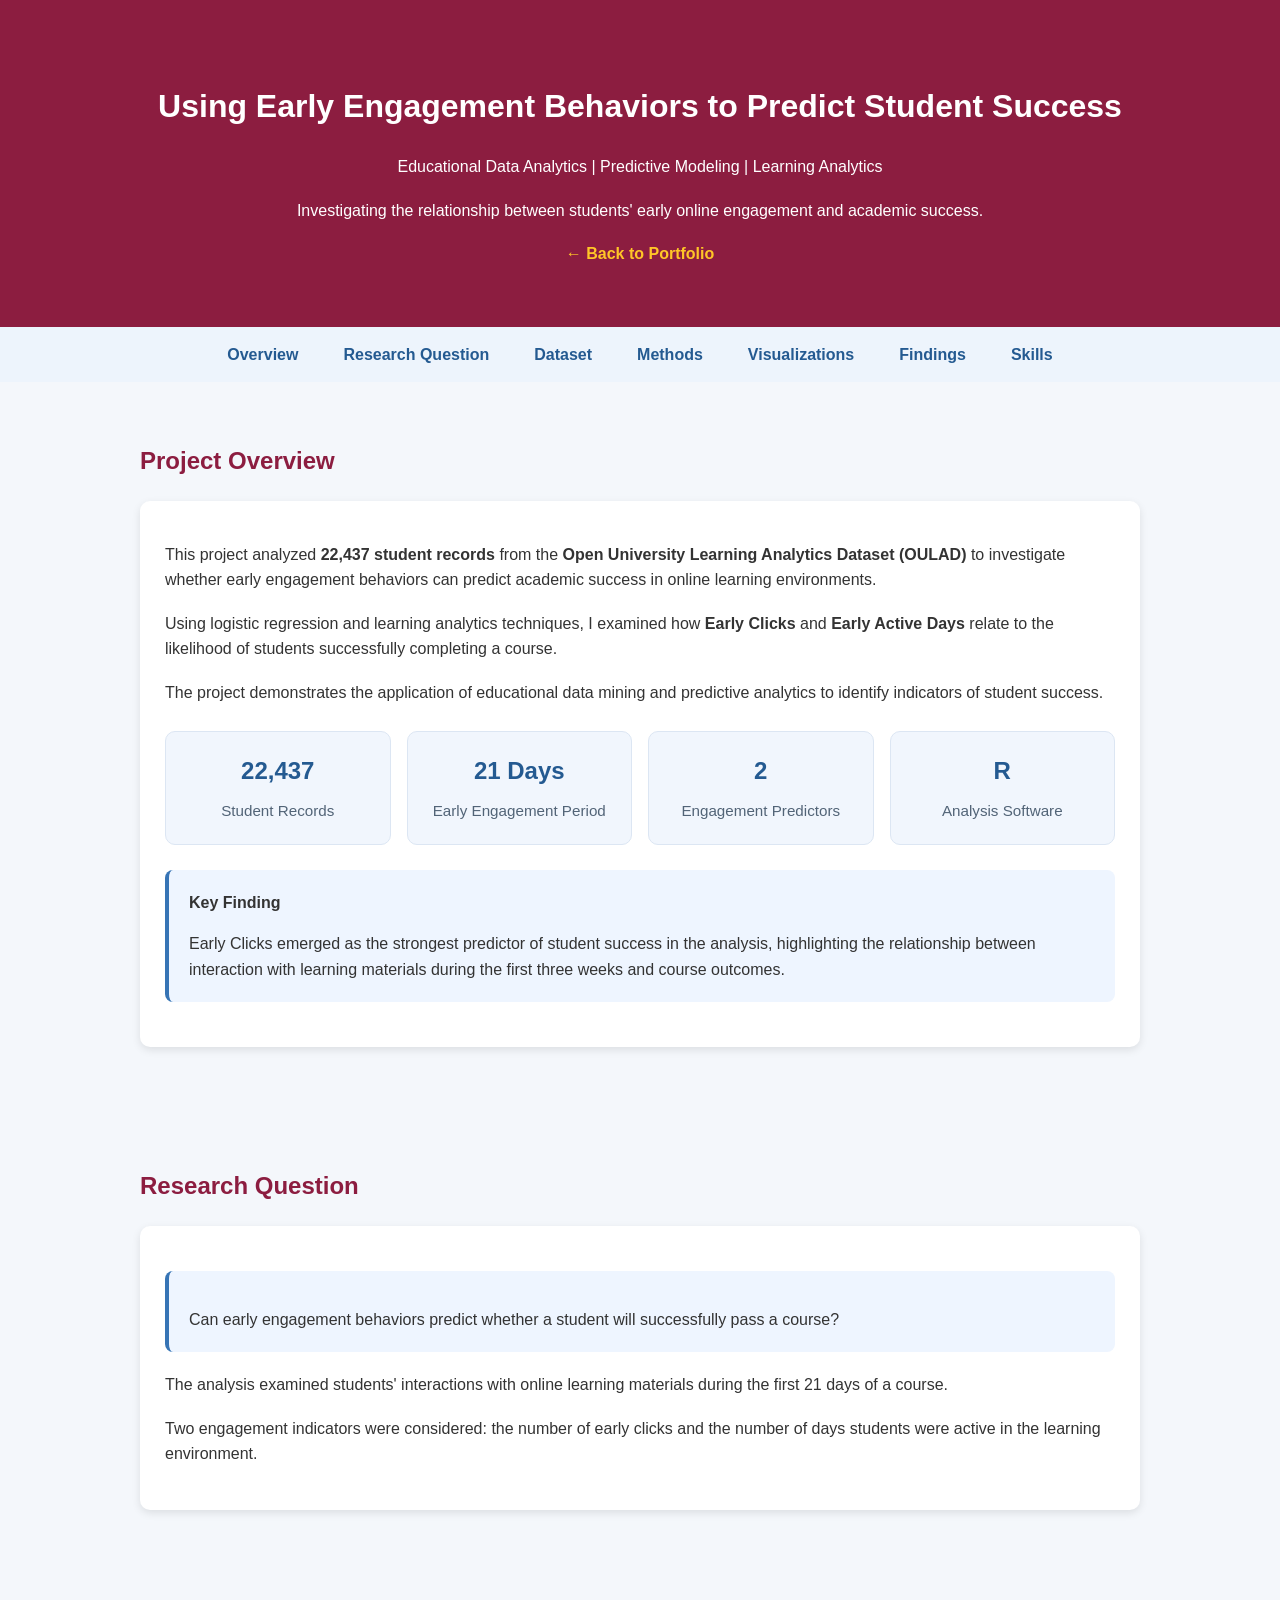
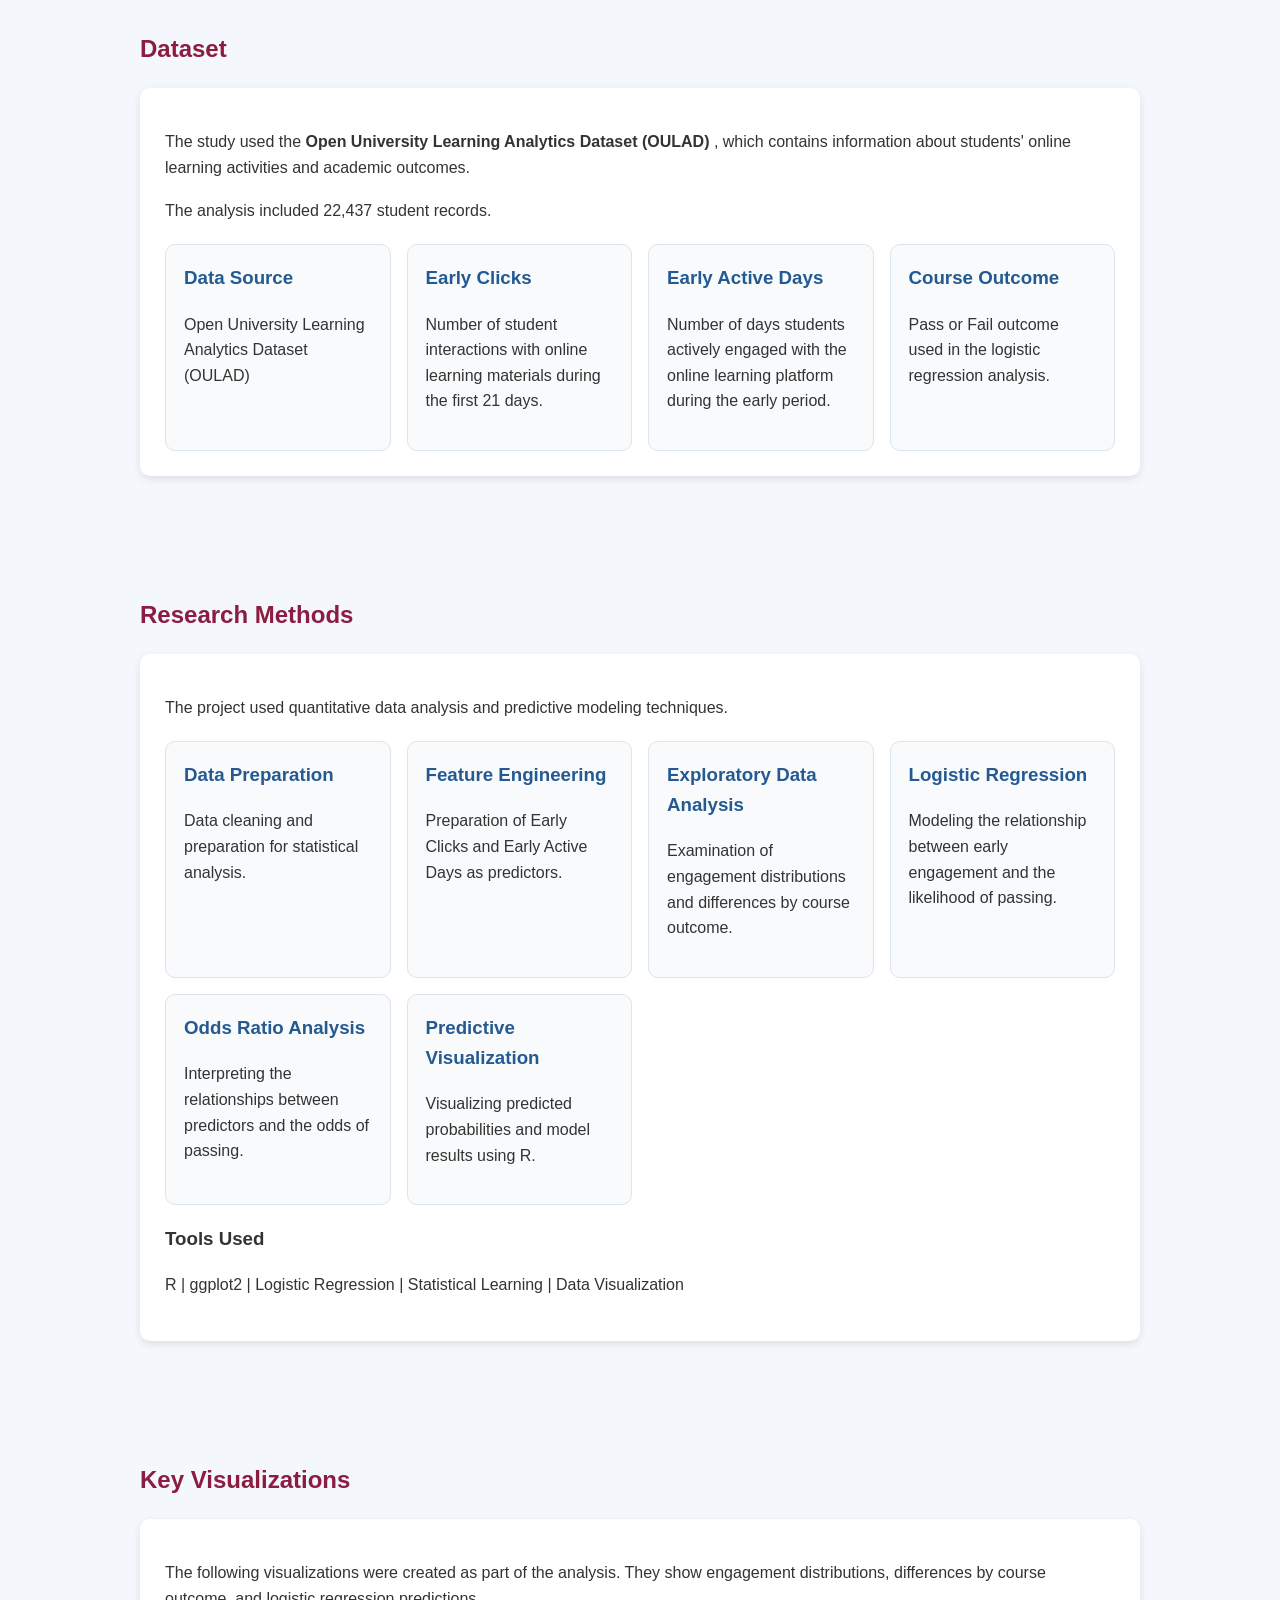
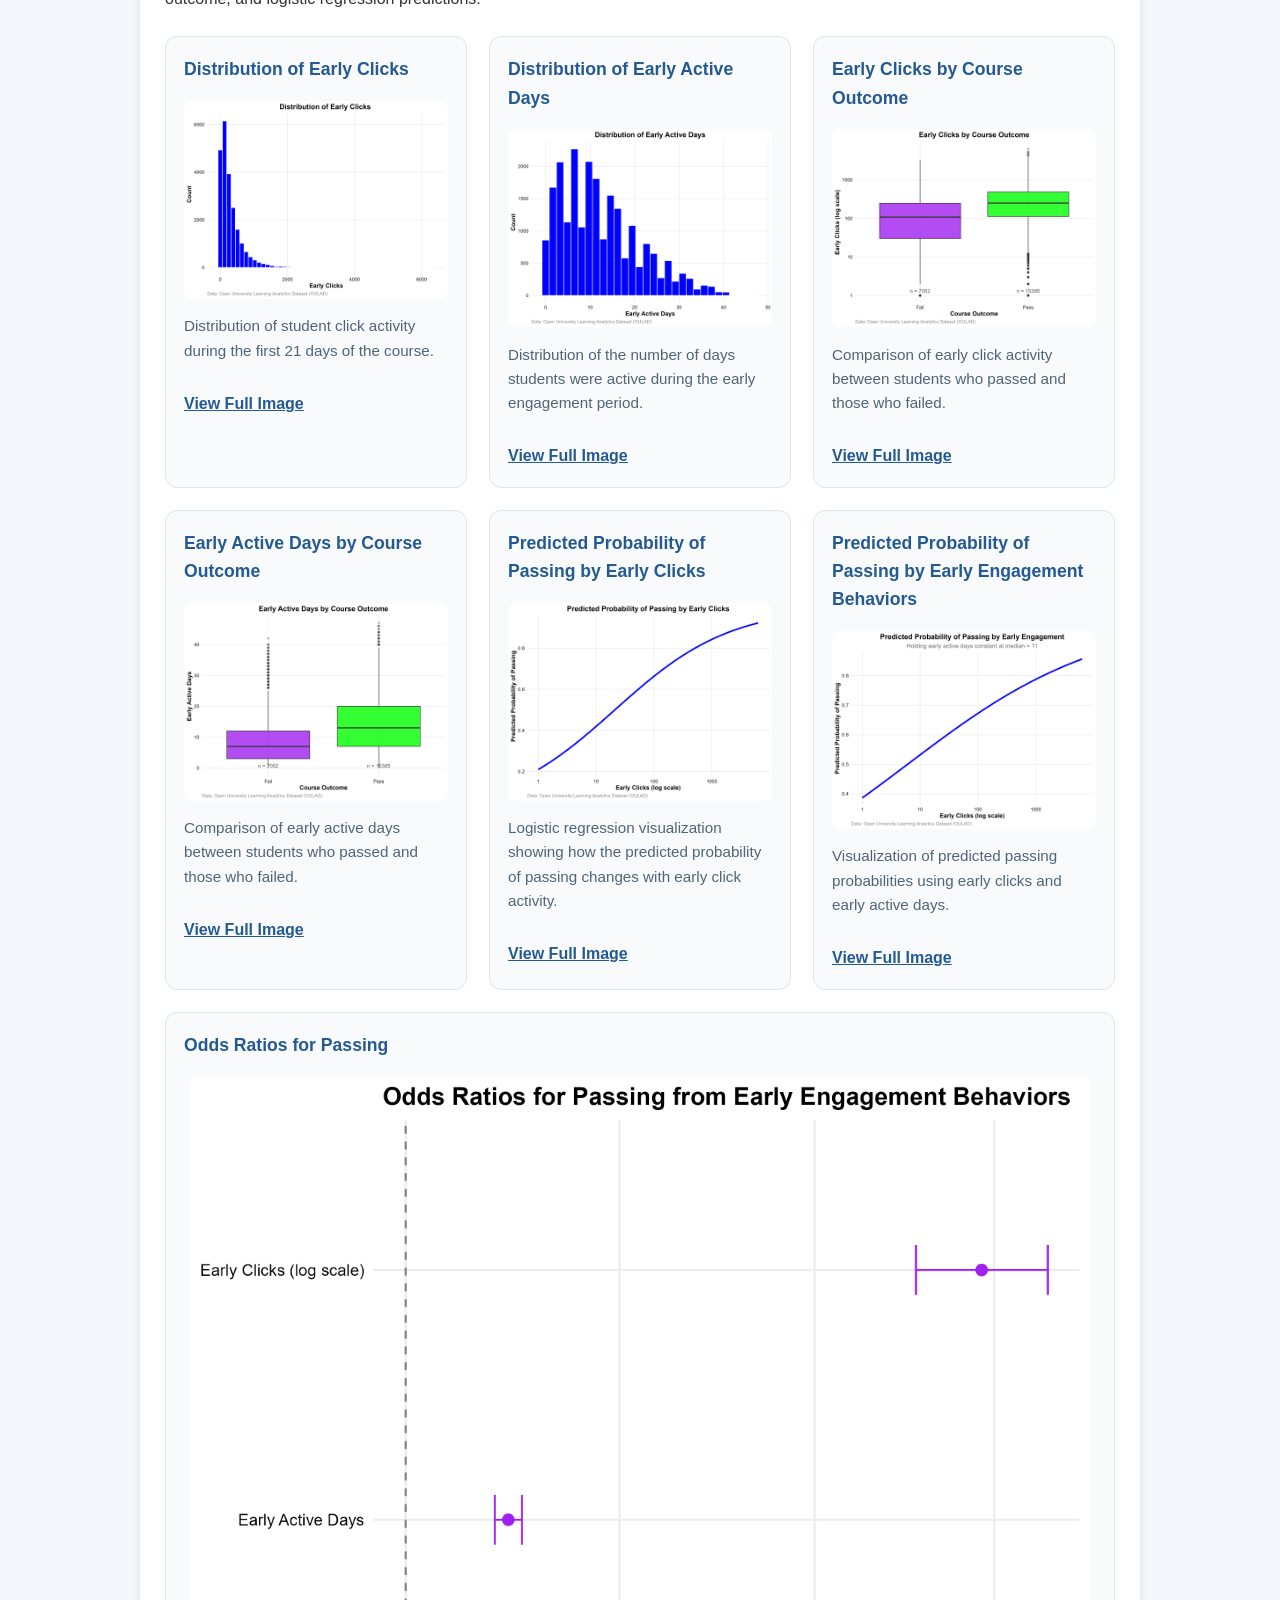
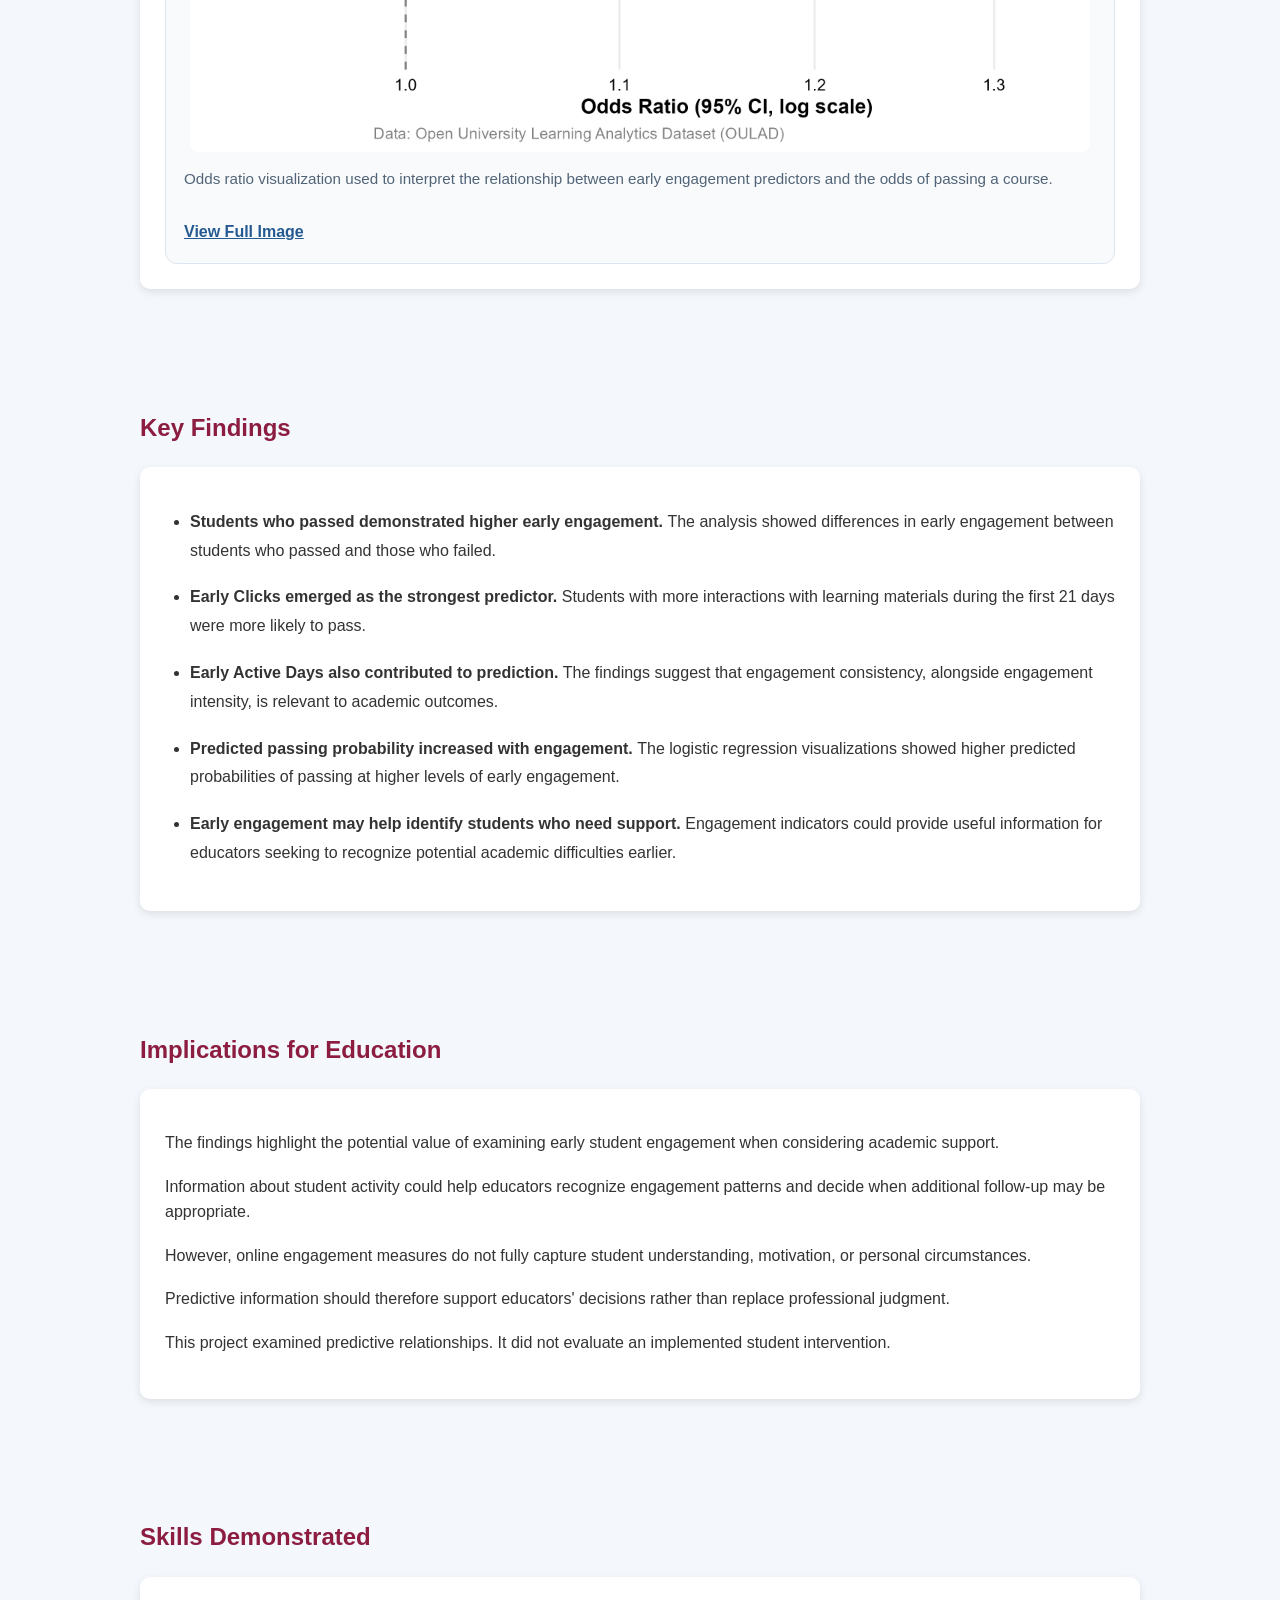
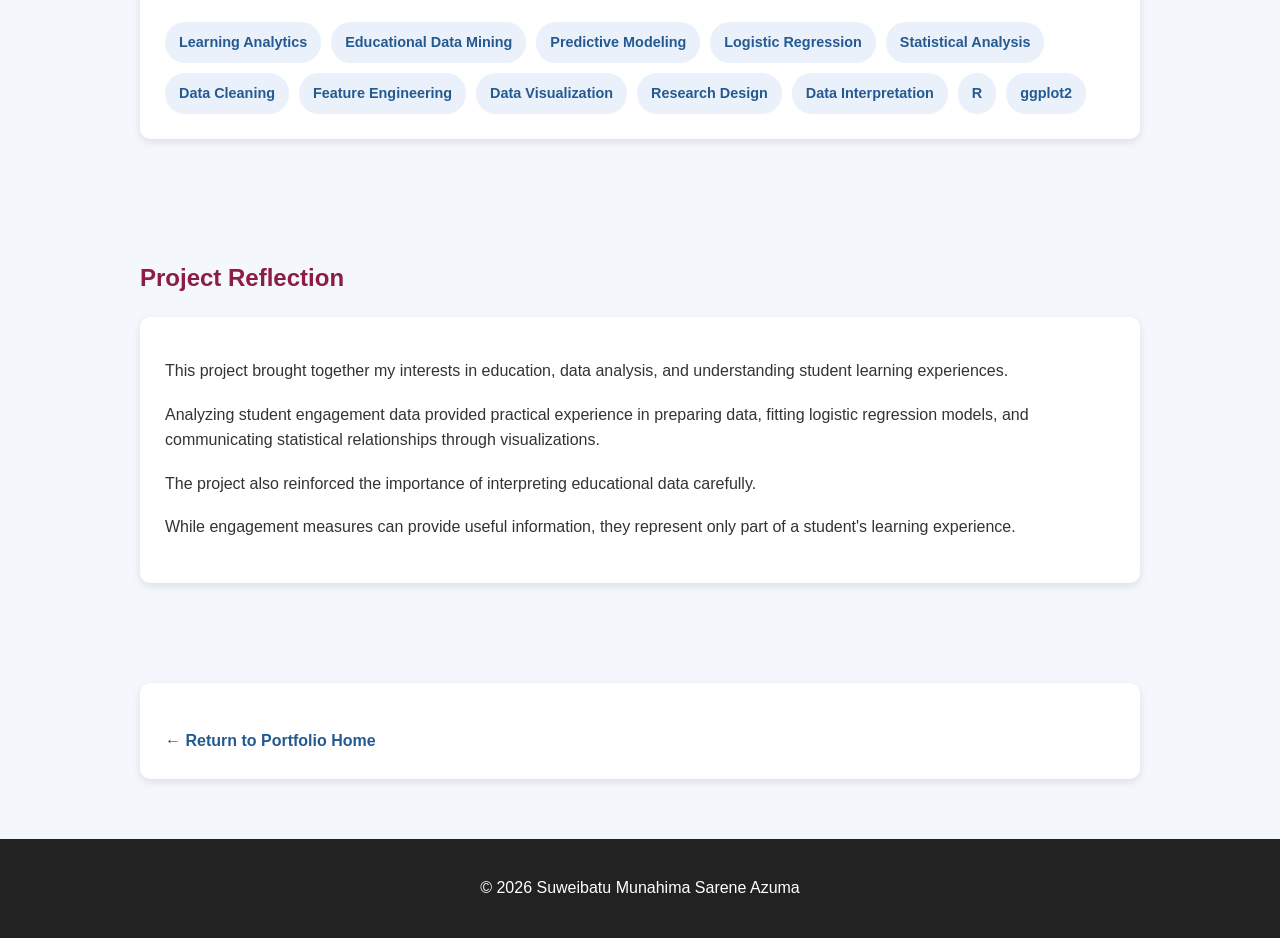
<file: predicting-student-success.html>
<!DOCTYPE html>
<html lang="en">

<head>
    <meta charset="UTF-8">
    <meta name="viewport"
          content="width=device-width, initial-scale=1.0">

    <meta name="description"
          content="A learning analytics project examining how early clicks and active learning days predict student success using OULAD data and logistic regression in R.">

    <title>
        Using Early Engagement Behaviors to Predict Student Success
    </title>

    <link rel="stylesheet" href="style.css">

    <style>
        html {
            scroll-behavior: smooth;
        }

        .project-navigation {
            display: flex;
            justify-content: center;
            flex-wrap: wrap;
            gap: 15px;
            padding: 15px 20px;
            background: #edf4fc;
        }

        .project-navigation a {
            color: #245a91;
            font-weight: 600;
            text-decoration: none;
        }

        .project-navigation a:hover {
            text-decoration: underline;
        }

        .project-meta {
            color: #526477;
            font-weight: 600;
            line-height: 1.8;
        }

        .research-highlight {
            background: #eef5ff;
            border-left: 4px solid #3674b5;
            border-radius: 8px;
            padding: 20px;
            margin: 20px 0;
        }

        .research-highlight p {
            margin-bottom: 0;
        }

        .summary-grid {
            display: grid;
            grid-template-columns:
                repeat(auto-fit, minmax(180px, 1fr));
            gap: 16px;
            margin: 25px 0;
        }

        .summary-item {
            background: #f1f6fd;
            border: 1px solid #dce6f3;
            border-radius: 10px;
            padding: 20px;
            text-align: center;
        }

        .summary-item strong {
            display: block;
            color: #245a91;
            font-size: 1.5rem;
            margin-bottom: 8px;
        }

        .summary-item span {
            color: #526477;
            font-size: 0.95rem;
        }

        .method-grid {
            display: grid;
            grid-template-columns:
                repeat(auto-fit, minmax(220px, 1fr));
            gap: 16px;
            margin-top: 20px;
        }

        .method-item {
            background: #f8fafc;
            border: 1px solid #dce4ed;
            border-radius: 10px;
            padding: 18px;
        }

        .method-item h3 {
            color: #245a91;
            margin-top: 0;
        }

        .visualization-grid {
            display: grid;
            grid-template-columns:
                repeat(auto-fit, minmax(300px, 1fr));
            gap: 22px;
            margin-top: 25px;
        }

        .visualization-card {
            background: #f8fafc;
            border: 1px solid #dce4ed;
            border-radius: 12px;
            padding: 18px;
            min-width: 0;
        }

        .visualization-card h3 {
            color: #245a91;
            margin-top: 0;
            font-size: 1.1rem;
        }

        .visualization-card img {
            display: block;
            width: 100%;
            height: auto;
            border-radius: 8px;
            margin: 15px auto;
        }

        .visualization-card p {
            color: #526477;
            font-size: 0.95rem;
            line-height: 1.6;
        }

        .visualization-card a {
            display: inline-block;
            margin-top: 10px;
            color: #245a91;
            font-weight: 600;
        }

        .full-width {
            grid-column: 1 / -1;
        }

        .full-width img {
            max-width: 900px;
        }

        .findings-list {
            padding-left: 25px;
        }

        .findings-list li {
            margin-bottom: 18px;
            line-height: 1.8;
        }

        .skills-container {
            display: flex;
            flex-wrap: wrap;
            gap: 10px;
            margin-top: 20px;
        }

        .skill-tag {
            background: #eaf1fa;
            color: #245a91;
            padding: 9px 14px;
            border-radius: 20px;
            font-size: 0.9rem;
            font-weight: 600;
        }

        .back-link {
            display: inline-block;
            margin-top: 20px;
            color: #245a91;
            font-weight: 600;
            text-decoration: none;
        }

        .back-link:hover {
            text-decoration: underline;
        }

        @media (max-width: 600px) {
            .visualization-grid {
                grid-template-columns: 1fr;
            }

            .summary-grid {
                grid-template-columns: repeat(2, 1fr);
            }

            .summary-item {
                padding: 14px;
            }

            .summary-item strong {
                font-size: 1.2rem;
            }
        }
    </style>

</head>

<body>

    <!-- HEADER -->

    <header>

        <h1>
            Using Early Engagement Behaviors
            to Predict Student Success
        </h1>

        <p>
            Educational Data Analytics |
            Predictive Modeling |
            Learning Analytics
        </p>

        <p>
            Investigating the relationship between
            students' early online engagement
            and academic success.
        </p>

        <a href="index.html">
            ← Back to Portfolio
        </a>

    </header>


    <!-- NAVIGATION -->

    <nav class="project-navigation">
        <a href="#overview">Overview</a>
        <a href="#question">Research Question</a>
        <a href="#dataset">Dataset</a>
        <a href="#methods">Methods</a>
        <a href="#visualizations">Visualizations</a>
        <a href="#findings">Findings</a>
        <a href="#skills">Skills</a>
    </nav>


    <main>

        <!-- PROJECT OVERVIEW -->

        <section id="overview">

            <h2>Project Overview</h2>

            <div class="card">

                <p>
                    This project analyzed
                    <strong>22,437 student records</strong>
                    from the
                    <strong>
                        Open University Learning
                        Analytics Dataset (OULAD)
                    </strong>
                    to investigate whether early
                    engagement behaviors can predict
                    academic success in online
                    learning environments.
                </p>

                <p>
                    Using logistic regression
                    and learning analytics techniques,
                    I examined how
                    <strong>Early Clicks</strong>
                    and
                    <strong>Early Active Days</strong>
                    relate to the likelihood
                    of students successfully
                    completing a course.
                </p>

                <p>
                    The project demonstrates
                    the application of educational
                    data mining and predictive
                    analytics to identify
                    indicators of student success.
                </p>

                <div class="summary-grid">

                    <div class="summary-item">
                        <strong>22,437</strong>
                        <span>Student Records</span>
                    </div>

                    <div class="summary-item">
                        <strong>21 Days</strong>
                        <span>Early Engagement Period</span>
                    </div>

                    <div class="summary-item">
                        <strong>2</strong>
                        <span>Engagement Predictors</span>
                    </div>

                    <div class="summary-item">
                        <strong>R</strong>
                        <span>Analysis Software</span>
                    </div>

                </div>

                <div class="research-highlight">

                    <strong>Key Finding</strong>

                    <p>
                        Early Clicks emerged as
                        the strongest predictor
                        of student success in
                        the analysis, highlighting
                        the relationship between
                        interaction with learning
                        materials during the
                        first three weeks and
                        course outcomes.
                    </p>

                </div>

            </div>

        </section>


        <!-- RESEARCH QUESTION -->

        <section id="question">

            <h2>Research Question</h2>

            <div class="card">

                <div class="research-highlight">

                    <p>
                        Can early engagement
                        behaviors predict whether
                        a student will successfully
                        pass a course?
                    </p>

                </div>

                <p>
                    The analysis examined
                    students' interactions
                    with online learning
                    materials during
                    the first 21 days
                    of a course.
                </p>

                <p>
                    Two engagement indicators
                    were considered:
                    the number of early clicks
                    and the number of days
                    students were active
                    in the learning environment.
                </p>

            </div>

        </section>


        <!-- DATASET -->

        <section id="dataset">

            <h2>Dataset</h2>

            <div class="card">

                <p>
                    The study used the
                    <strong>
                        Open University Learning
                        Analytics Dataset (OULAD)
                    </strong>,
                    which contains information
                    about students' online
                    learning activities
                    and academic outcomes.
                </p>

                <p>
                    The analysis included
                    22,437 student records.
                </p>

                <div class="method-grid">

                    <div class="method-item">

                        <h3>Data Source</h3>

                        <p>
                            Open University
                            Learning Analytics
                            Dataset (OULAD)
                        </p>

                    </div>

                    <div class="method-item">

                        <h3>Early Clicks</h3>

                        <p>
                            Number of student
                            interactions with
                            online learning
                            materials during
                            the first 21 days.
                        </p>

                    </div>

                    <div class="method-item">

                        <h3>Early Active Days</h3>

                        <p>
                            Number of days
                            students actively
                            engaged with
                            the online
                            learning platform
                            during the
                            early period.
                        </p>

                    </div>

                    <div class="method-item">

                        <h3>Course Outcome</h3>

                        <p>
                            Pass or Fail
                            outcome used
                            in the
                            logistic regression
                            analysis.
                        </p>

                    </div>

                </div>

            </div>

        </section>


        <!-- METHODS -->

        <section id="methods">

            <h2>Research Methods</h2>

            <div class="card">

                <p>
                    The project used
                    quantitative data
                    analysis and
                    predictive modeling
                    techniques.
                </p>

                <div class="method-grid">

                    <div class="method-item">

                        <h3>Data Preparation</h3>

                        <p>
                            Data cleaning
                            and preparation
                            for statistical
                            analysis.
                        </p>

                    </div>

                    <div class="method-item">

                        <h3>Feature Engineering</h3>

                        <p>
                            Preparation of
                            Early Clicks
                            and Early Active
                            Days as predictors.
                        </p>

                    </div>

                    <div class="method-item">

                        <h3>Exploratory Data Analysis</h3>

                        <p>
                            Examination of
                            engagement
                            distributions
                            and differences
                            by course outcome.
                        </p>

                    </div>

                    <div class="method-item">

                        <h3>Logistic Regression</h3>

                        <p>
                            Modeling the
                            relationship
                            between early
                            engagement
                            and the likelihood
                            of passing.
                        </p>

                    </div>

                    <div class="method-item">

                        <h3>Odds Ratio Analysis</h3>

                        <p>
                            Interpreting
                            the relationships
                            between predictors
                            and the odds
                            of passing.
                        </p>

                    </div>

                    <div class="method-item">

                        <h3>Predictive Visualization</h3>

                        <p>
                            Visualizing
                            predicted
                            probabilities
                            and model results
                            using R.
                        </p>

                    </div>

                </div>

                <h3>Tools Used</h3>

                <p>
                    R | ggplot2 |
                    Logistic Regression |
                    Statistical Learning |
                    Data Visualization
                </p>

            </div>

        </section>


        <!-- VISUALIZATIONS -->

        <section id="visualizations">

            <h2>Key Visualizations</h2>

            <div class="card">

                <p>
                    The following visualizations
                    were created as part of
                    the analysis. They show
                    engagement distributions,
                    differences by course outcome,
                    and logistic regression
                    predictions.
                </p>

                <div class="visualization-grid">

                    <!-- HISTOGRAM: EARLY CLICKS -->

                    <div class="visualization-card">

                        <h3>
                            Distribution of Early Clicks
                        </h3>

                        <img
                            src="images/student_success_histogram_clicks.png"
                            alt="Histogram showing the distribution of early clicks"
                            loading="lazy"
                        >

                        <p>
                            Distribution of
                            student click activity
                            during the first
                            21 days of the course.
                        </p>

                        <a
                            href="images/student_success_histogram_clicks.png"
                            target="_blank"
                            rel="noopener noreferrer">
                            View Full Image
                        </a>

                    </div>


                    <!-- HISTOGRAM: ACTIVE DAYS -->

                    <div class="visualization-card">

                        <h3>
                            Distribution of Early Active Days
                        </h3>

                        <img
                            src="images/student_success_histogram_active_days.png"
                            alt="Histogram showing the distribution of early active days"
                            loading="lazy"
                        >

                        <p>
                            Distribution of
                            the number of days
                            students were active
                            during the early
                            engagement period.
                        </p>

                        <a
                            href="images/student_success_histogram_active_days.png"
                            target="_blank"
                            rel="noopener noreferrer">
                            View Full Image
                        </a>

                    </div>


                    <!-- BOXPLOT: CLICKS -->

                    <div class="visualization-card">

                        <h3>
                            Early Clicks by Course Outcome
                        </h3>

                        <img
                            src="images/student_success_boxplot_clicks.png"
                            alt="Boxplot comparing early clicks by pass or fail outcome"
                            loading="lazy"
                        >

                        <p>
                            Comparison of
                            early click activity
                            between students
                            who passed and
                            those who failed.
                        </p>

                        <a
                            href="images/student_success_boxplot_clicks.png"
                            target="_blank"
                            rel="noopener noreferrer">
                            View Full Image
                        </a>

                    </div>


                    <!-- BOXPLOT: ACTIVE DAYS -->

                    <div class="visualization-card">

                        <h3>
                            Early Active Days by Course Outcome
                        </h3>

                        <img
                            src="images/student_success_boxplot_active_days.png"
                            alt="Boxplot comparing early active days by course outcome"
                            loading="lazy"
                        >

                        <p>
                            Comparison of
                            early active days
                            between students
                            who passed and
                            those who failed.
                        </p>

                        <a
                            href="images/student_success_boxplot_active_days.png"
                            target="_blank"
                            rel="noopener noreferrer">
                            View Full Image
                        </a>

                    </div>


                    <!-- PROBABILITY: CLICKS ONLY -->

                    <div class="visualization-card">

                        <h3>
                            Predicted Probability of Passing
                            by Early Clicks
                        </h3>

                        <img
                            src="images/student_success_probability_clicks_only.png"
                            alt="Predicted probability of passing based on early clicks"
                            loading="lazy"
                        >

                        <p>
                            Logistic regression
                            visualization showing
                            how the predicted
                            probability of passing
                            changes with
                            early click activity.
                        </p>

                        <a
                            href="images/student_success_probability_clicks_only.png"
                            target="_blank"
                            rel="noopener noreferrer">
                            View Full Image
                        </a>

                    </div>


                    <!-- PROBABILITY: BOTH PREDICTORS -->

                    <div class="visualization-card">

                        <h3>
                            Predicted Probability of Passing
                            by Early Engagement Behaviors
                        </h3>

                        <img
                            src="images/student_success_probability_clicks_and_active_days.png"
                            alt="Predicted probability of passing using early clicks and early active days"
                            loading="lazy"
                        >

                        <p>
                            Visualization
                            of predicted
                            passing probabilities
                            using early clicks
                            and early active days.
                        </p>

                        <a
                            href="images/student_success_probability_clicks_and_active_days.png"
                            target="_blank"
                            rel="noopener noreferrer">
                            View Full Image
                        </a>

                    </div>


                    <!-- ODDS RATIOS -->

                    <div class="visualization-card full-width">

                        <h3>
                            Odds Ratios for Passing
                        </h3>

                        <img
                            src="images/student_success_odds_ratio.png"
                            alt="Odds ratio visualization for logistic regression predictors"
                            loading="lazy"
                        >

                        <p>
                            Odds ratio visualization
                            used to interpret
                            the relationship
                            between early
                            engagement predictors
                            and the odds
                            of passing a course.
                        </p>

                        <a
                            href="images/student_success_odds_ratio.png"
                            target="_blank"
                            rel="noopener noreferrer">
                            View Full Image
                        </a>

                    </div>

                </div>

            </div>

        </section>


        <!-- KEY FINDINGS -->

        <section id="findings">

            <h2>Key Findings</h2>

            <div class="card">

                <ul class="findings-list">

                    <li>
                        <strong>
                            Students who passed
                            demonstrated higher
                            early engagement.
                        </strong>
                        The analysis showed
                        differences in early
                        engagement between
                        students who passed
                        and those who failed.
                    </li>

                    <li>
                        <strong>
                            Early Clicks emerged
                            as the strongest predictor.
                        </strong>
                        Students with more
                        interactions with
                        learning materials
                        during the first
                        21 days were more
                        likely to pass.
                    </li>

                    <li>
                        <strong>
                            Early Active Days
                            also contributed
                            to prediction.
                        </strong>
                        The findings suggest
                        that engagement
                        consistency, alongside
                        engagement intensity,
                        is relevant to
                        academic outcomes.
                    </li>

                    <li>
                        <strong>
                            Predicted passing
                            probability increased
                            with engagement.
                        </strong>
                        The logistic regression
                        visualizations showed
                        higher predicted
                        probabilities of passing
                        at higher levels
                        of early engagement.
                    </li>

                    <li>
                        <strong>
                            Early engagement
                            may help identify
                            students who need support.
                        </strong>
                        Engagement indicators
                        could provide useful
                        information for
                        educators seeking
                        to recognize
                        potential academic
                        difficulties earlier.
                    </li>

                </ul>

            </div>

        </section>


        <!-- PRACTICAL IMPLICATIONS -->

        <section>

            <h2>Implications for Education</h2>

            <div class="card">

                <p>
                    The findings highlight
                    the potential value
                    of examining early
                    student engagement
                    when considering
                    academic support.
                </p>

                <p>
                    Information about
                    student activity
                    could help educators
                    recognize engagement
                    patterns and decide
                    when additional
                    follow-up may
                    be appropriate.
                </p>

                <p>
                    However, online
                    engagement measures
                    do not fully capture
                    student understanding,
                    motivation, or
                    personal circumstances.
                </p>

                <p>
                    Predictive information
                    should therefore
                    support educators'
                    decisions rather
                    than replace
                    professional judgment.
                </p>

                <p>
                    This project examined
                    predictive relationships.
                    It did not evaluate
                    an implemented
                    student intervention.
                </p>

            </div>

        </section>


        <!-- SKILLS -->

        <section id="skills">

            <h2>Skills Demonstrated</h2>

            <div class="card">

                <div class="skills-container">

                    <span class="skill-tag">
                        Learning Analytics
                    </span>

                    <span class="skill-tag">
                        Educational Data Mining
                    </span>

                    <span class="skill-tag">
                        Predictive Modeling
                    </span>

                    <span class="skill-tag">
                        Logistic Regression
                    </span>

                    <span class="skill-tag">
                        Statistical Analysis
                    </span>

                    <span class="skill-tag">
                        Data Cleaning
                    </span>

                    <span class="skill-tag">
                        Feature Engineering
                    </span>

                    <span class="skill-tag">
                        Data Visualization
                    </span>

                    <span class="skill-tag">
                        Research Design
                    </span>

                    <span class="skill-tag">
                        Data Interpretation
                    </span>

                    <span class="skill-tag">
                        R
                    </span>

                    <span class="skill-tag">
                        ggplot2
                    </span>

                </div>

            </div>

        </section>


        <!-- PROJECT REFLECTION -->

        <section>

            <h2>Project Reflection</h2>

            <div class="card">

                <p>
                    This project brought
                    together my interests
                    in education,
                    data analysis,
                    and understanding
                    student learning
                    experiences.
                </p>

                <p>
                    Analyzing student
                    engagement data
                    provided practical
                    experience in
                    preparing data,
                    fitting logistic
                    regression models,
                    and communicating
                    statistical relationships
                    through visualizations.
                </p>

                <p>
                    The project also
                    reinforced the
                    importance of
                    interpreting
                    educational data
                    carefully.
                </p>

                <p>
                    While engagement
                    measures can provide
                    useful information,
                    they represent only
                    part of a student's
                    learning experience.
                </p>

            </div>

        </section>


        <!-- RETURN HOME -->

        <section>

            <div class="card">

                <a class="back-link"
                   href="index.html">
                    ← Return to Portfolio Home
                </a>

            </div>

        </section>

    </main>


    <!-- FOOTER -->

    <footer>

        <p>
            &copy; 2026
            Suweibatu Munahima Sarene Azuma
        </p>

    </footer>

</body>
</html>
</file>
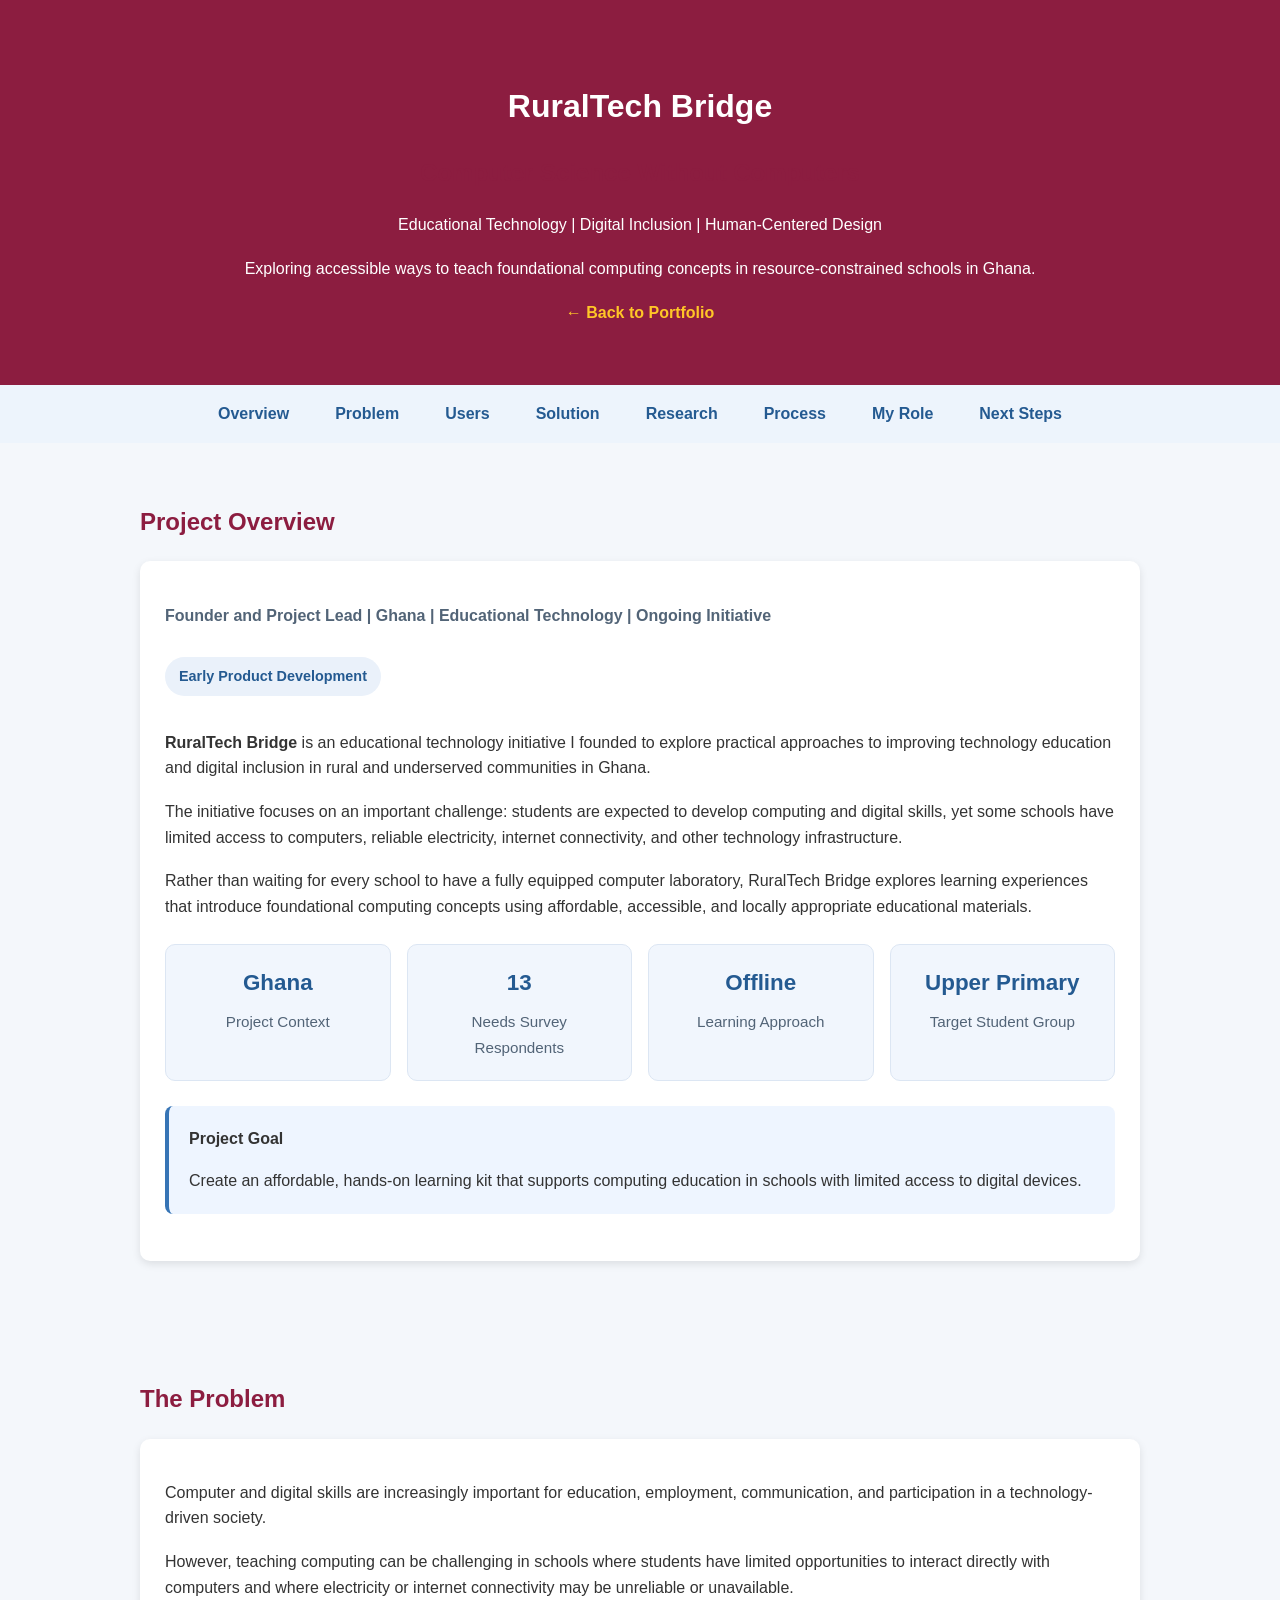
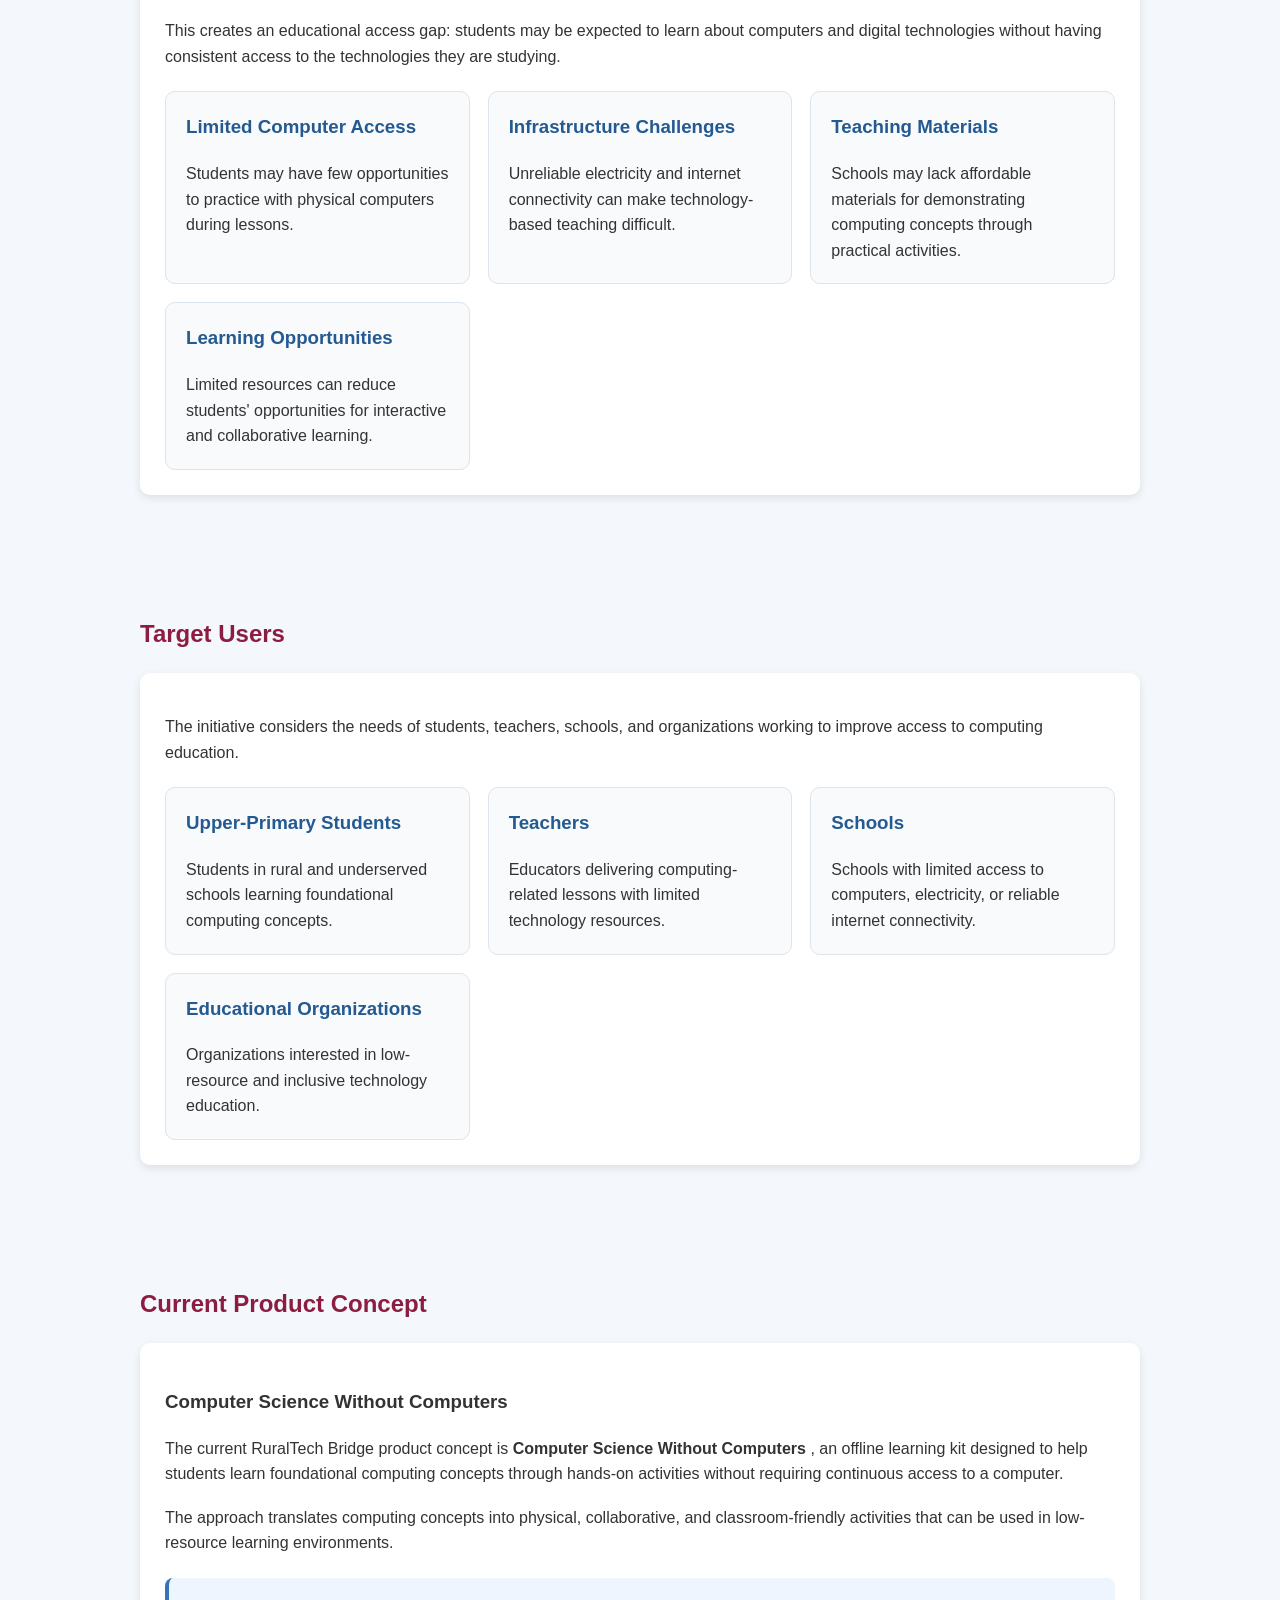
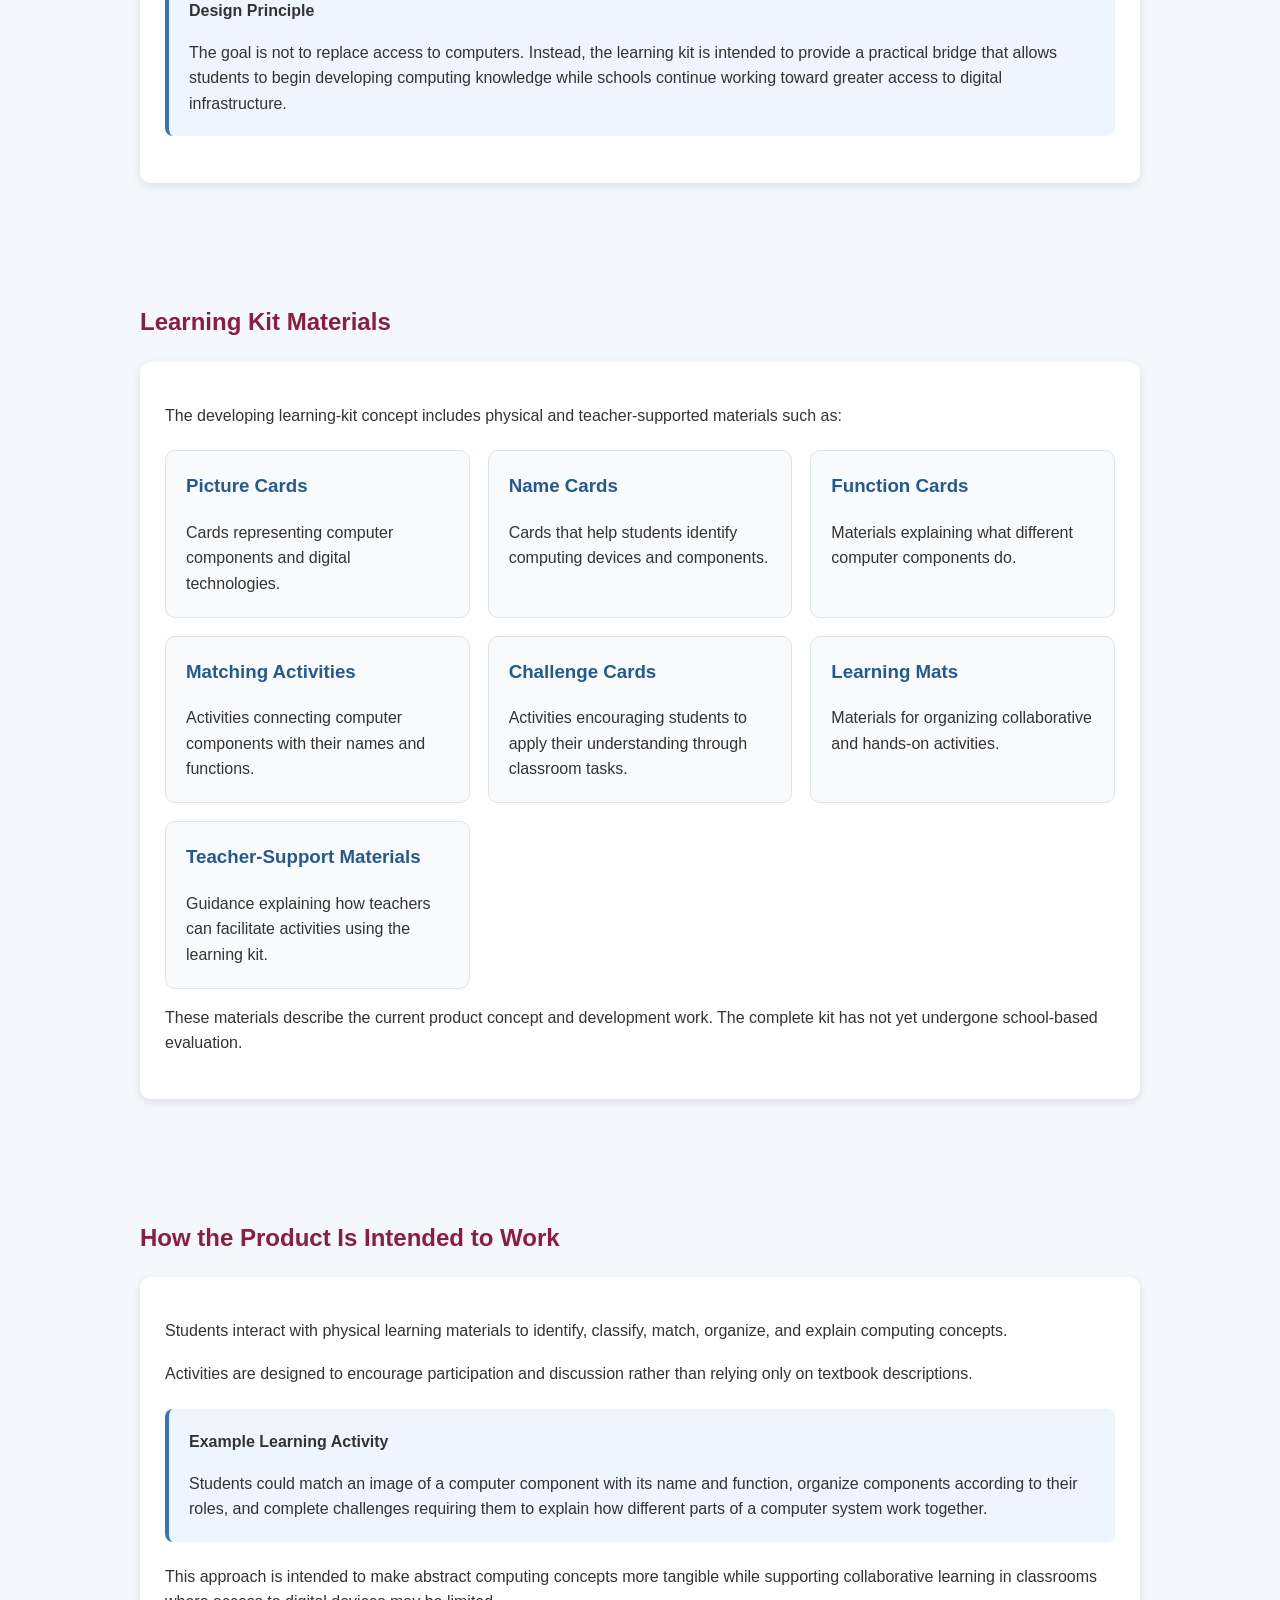
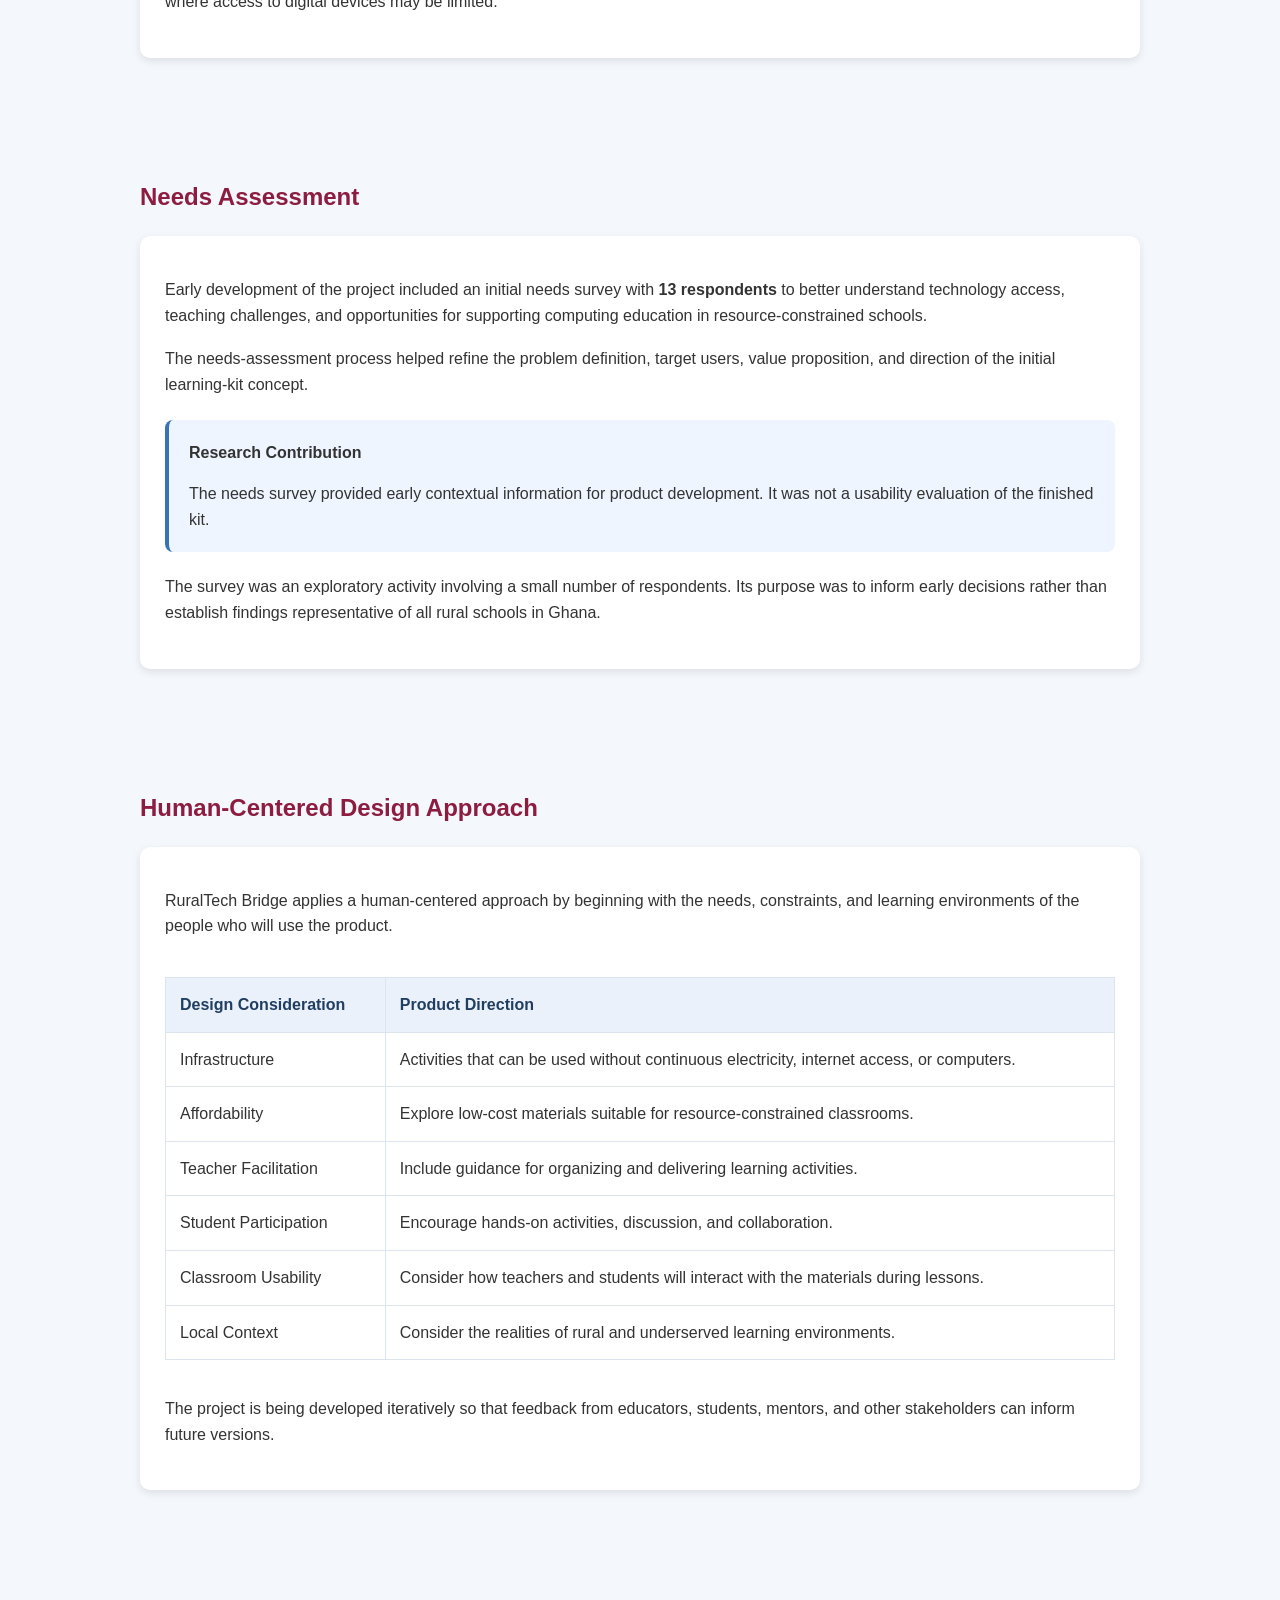
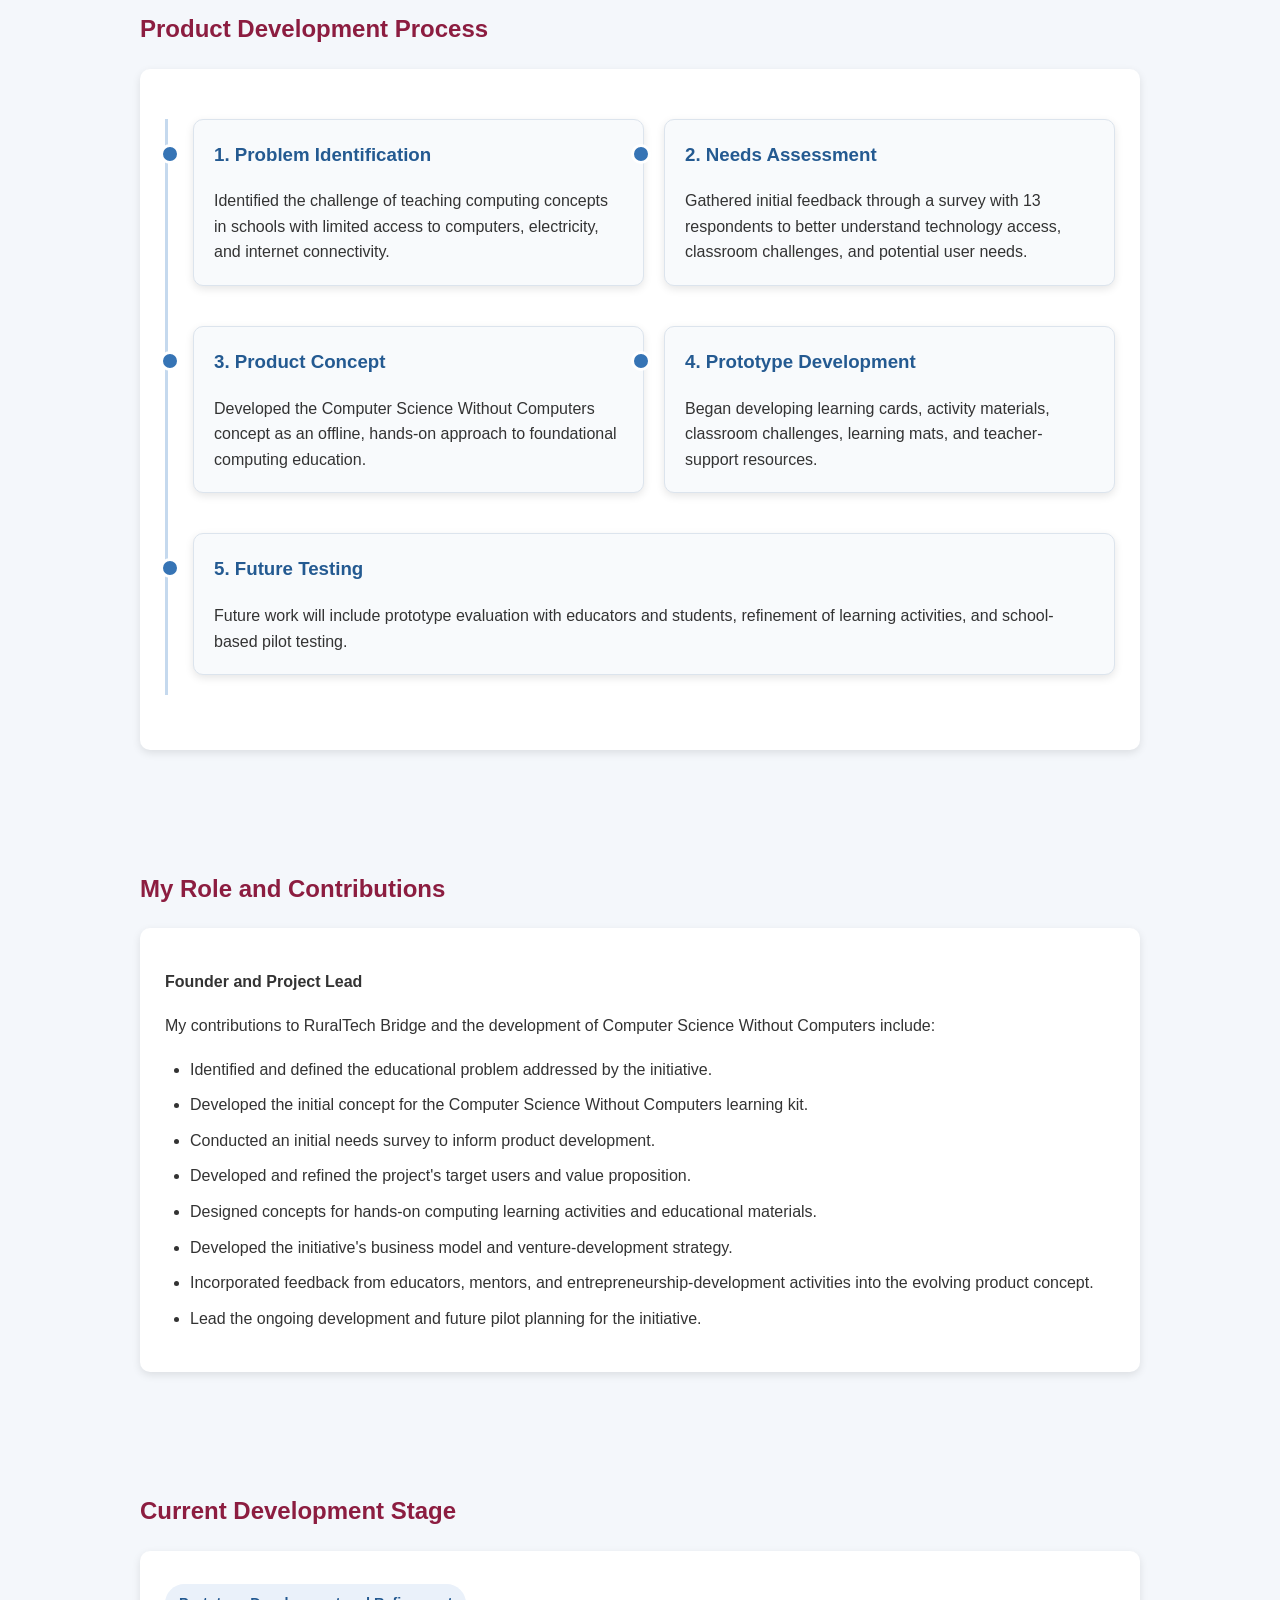
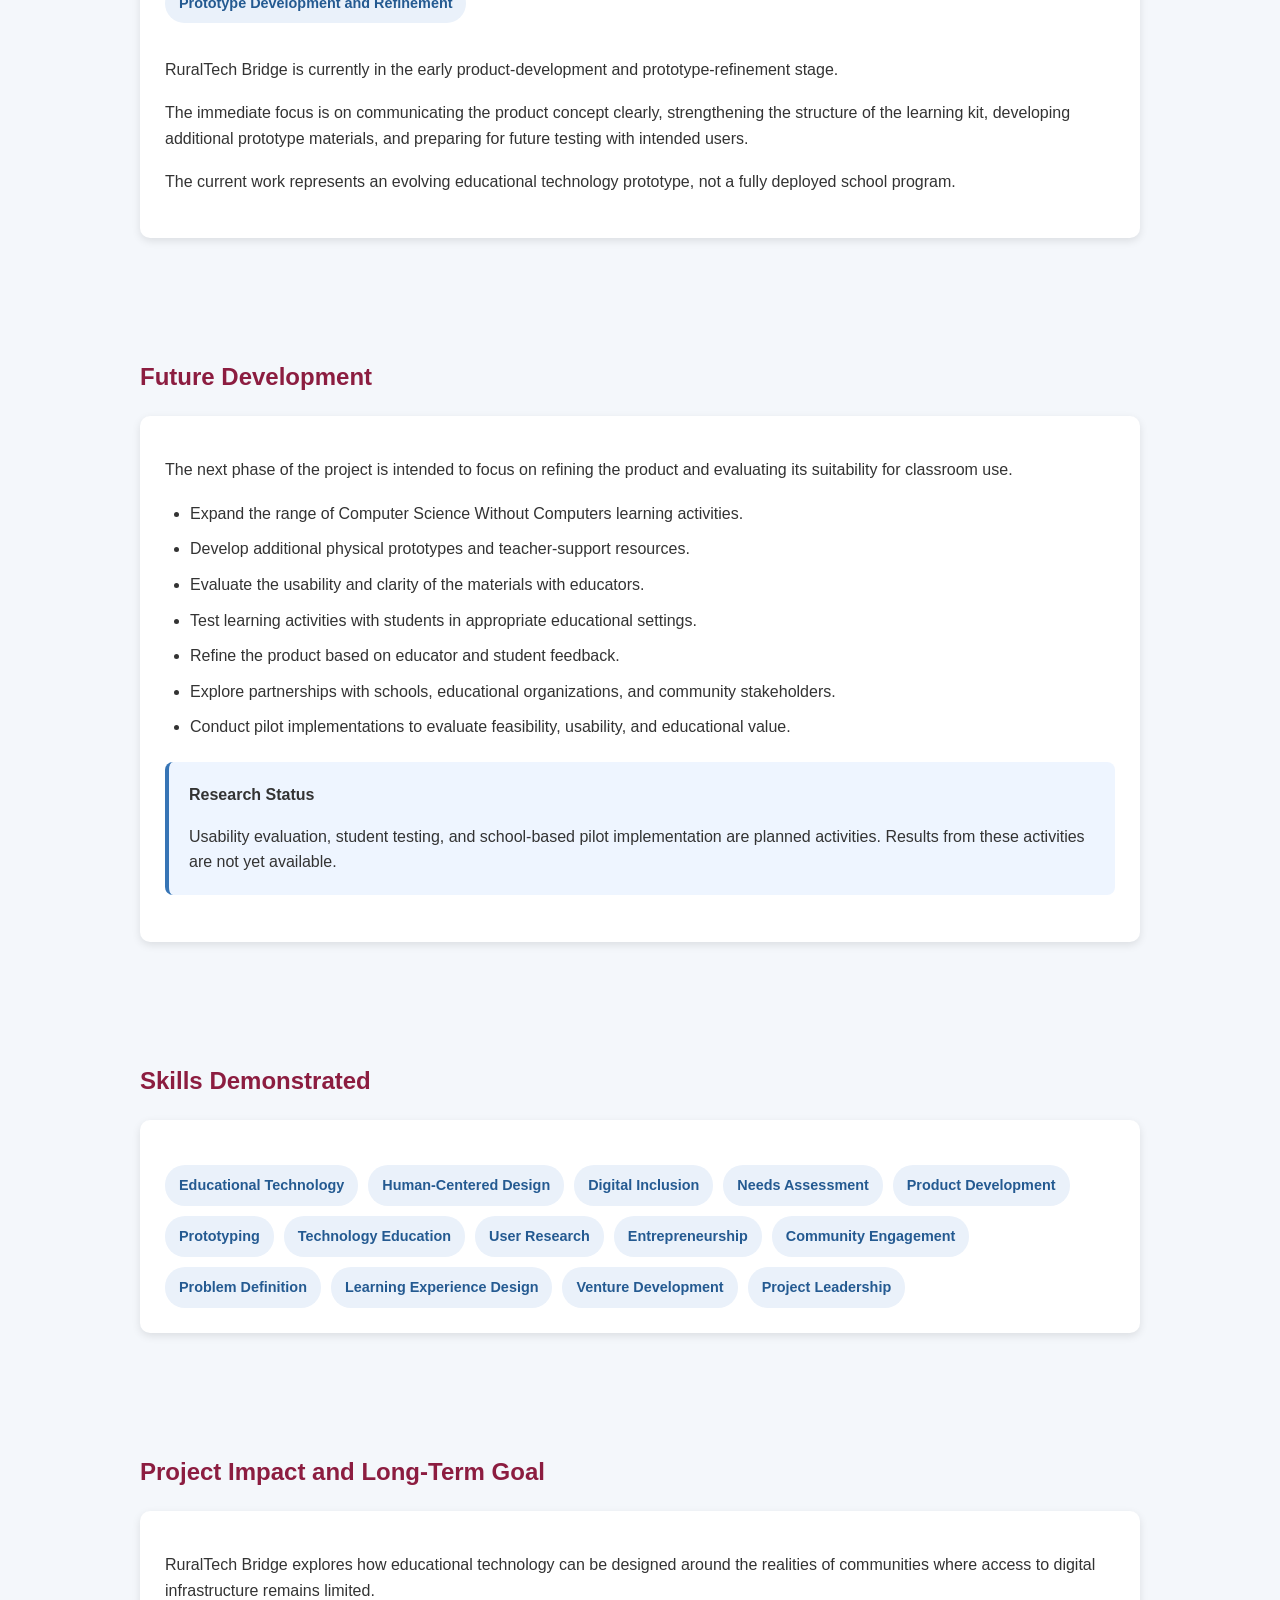
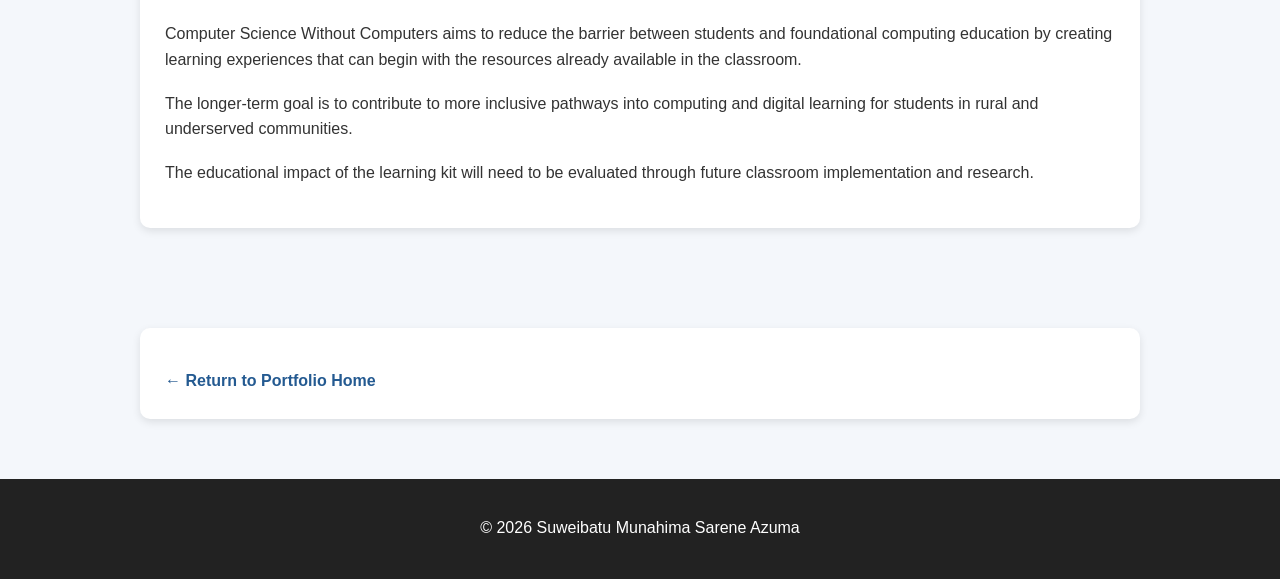
<file: ruraltech-bridge.html>
<!DOCTYPE html>
<html lang="en">

<head>
    <meta charset="UTF-8">
    <meta name="viewport" content="width=device-width, initial-scale=1.0">

    <meta name="description"
          content="RuralTech Bridge is developing Computer Science Without Computers, an offline educational learning kit for rural and underserved schools in Ghana.">

    <title>
        RuralTech Bridge | Computer Science Without Computers
    </title>

    <link rel="stylesheet" href="style.css">

    <style>
        html {
            scroll-behavior: smooth;
        }

        .project-nav {
            display: flex;
            flex-wrap: wrap;
            justify-content: center;
            gap: 16px;
            padding: 16px 20px;
            background: #edf4fc;
        }

        .project-nav a {
            color: #245a91;
            font-weight: 600;
            text-decoration: none;
        }

        .project-nav a:hover {
            text-decoration: underline;
        }

        .project-meta {
            color: #526477;
            font-weight: 600;
            line-height: 1.8;
        }

        .project-status {
            display: inline-block;
            padding: 8px 14px;
            margin: 8px 0 18px;
            background: #eaf1fa;
            color: #245a91;
            border-radius: 20px;
            font-size: 0.9rem;
            font-weight: 600;
        }

        .highlight {
            background: #eef5ff;
            border-left: 4px solid #3674b5;
            border-radius: 8px;
            padding: 20px;
            margin: 22px 0;
        }

        .highlight p:last-child {
            margin-bottom: 0;
        }

        .summary-grid {
            display: grid;
            grid-template-columns:
                repeat(auto-fit, minmax(170px, 1fr));
            gap: 16px;
            margin: 25px 0;
        }

        .summary-item {
            background: #f1f6fd;
            border: 1px solid #dce6f3;
            border-radius: 10px;
            padding: 20px;
            text-align: center;
        }

        .summary-item strong {
            display: block;
            color: #245a91;
            font-size: 1.4rem;
            margin-bottom: 8px;
        }

        .summary-item span {
            color: #526477;
            font-size: 0.95rem;
        }

        .feature-grid {
            display: grid;
            grid-template-columns:
                repeat(auto-fit, minmax(230px, 1fr));
            gap: 18px;
            margin-top: 22px;
        }

        .feature-box {
            background: #f8fafc;
            border: 1px solid #dce4ed;
            border-radius: 10px;
            padding: 20px;
            min-width: 0;
        }

        .feature-box h3 {
            color: #245a91;
            margin-top: 0;
        }

        .feature-box p:last-child {
            margin-bottom: 0;
        }

        .timeline {
            position: relative;
            padding-left: 25px;
            margin-top: 25px;
            border-left: 3px solid #c5d9ee;
        }

        .timeline-item {
            position: relative;
            background: #f8fafc;
            border: 1px solid #dce4ed;
            border-radius: 10px;
            padding: 20px;
            margin-bottom: 20px;
        }

        .timeline-item::before {
            content: "";
            position: absolute;
            left: -34px;
            top: 24px;
            width: 14px;
            height: 14px;
            background: #3674b5;
            border: 3px solid #ffffff;
            border-radius: 50%;
        }

        .timeline-item h3 {
            color: #245a91;
            margin-top: 0;
        }

        .timeline-item p:last-child {
            margin-bottom: 0;
        }

        .research-table-wrapper {
            overflow-x: auto;
        }

        .research-table {
            width: 100%;
            border-collapse: collapse;
            margin: 20px 0;
        }

        .research-table th,
        .research-table td {
            padding: 14px;
            border: 1px solid #dce4ed;
            text-align: left;
            vertical-align: top;
            line-height: 1.6;
        }

        .research-table th {
            background: #eaf1fa;
            color: #213e61;
        }

        .skills-container {
            display: flex;
            flex-wrap: wrap;
            gap: 10px;
            margin-top: 20px;
        }

        .skill-tag {
            background: #eaf1fa;
            color: #245a91;
            padding: 9px 14px;
            border-radius: 20px;
            font-size: 0.9rem;
            font-weight: 600;
        }

        .back-link {
            display: inline-block;
            margin-top: 15px;
            color: #245a91;
            font-weight: 600;
            text-decoration: none;
        }

        .back-link:hover {
            text-decoration: underline;
        }

        @media (max-width: 600px) {
            .summary-grid {
                grid-template-columns: repeat(2, 1fr);
            }

            .summary-item {
                padding: 14px;
            }

            .summary-item strong {
                font-size: 1.2rem;
            }

            .timeline {
                padding-left: 18px;
            }

            .timeline-item::before {
                left: -27px;
            }

            .research-table th,
            .research-table td {
                padding: 10px;
                font-size: 0.9rem;
            }
        }
    </style>
</head>

<body>

    <!-- HEADER -->

    <header>

        <h1>RuralTech Bridge</h1>

        <h2>Computer Science Without Computers</h2>

        <p>
            Educational Technology |
            Digital Inclusion |
            Human-Centered Design
        </p>

        <p>
            Exploring accessible ways to teach
            foundational computing concepts
            in resource-constrained schools in Ghana.
        </p>

        <a href="index.html">
            ← Back to Portfolio
        </a>

    </header>


    <!-- NAVIGATION -->

    <nav class="project-nav" aria-label="Project sections">

        <a href="#overview">Overview</a>
        <a href="#problem">Problem</a>
        <a href="#users">Users</a>
        <a href="#solution">Solution</a>
        <a href="#research">Research</a>
        <a href="#process">Process</a>
        <a href="#role">My Role</a>
        <a href="#future">Next Steps</a>

    </nav>


    <main>

        <!-- PROJECT OVERVIEW -->

        <section id="overview">

            <h2>Project Overview</h2>

            <div class="card">

                <p class="project-meta">
                    Founder and Project Lead |
                    Ghana |
                    Educational Technology |
                    Ongoing Initiative
                </p>

                <span class="project-status">
                    Early Product Development
                </span>

                <p>
                    <strong>RuralTech Bridge</strong>
                    is an educational technology
                    initiative I founded to explore
                    practical approaches to improving
                    technology education and digital
                    inclusion in rural and underserved
                    communities in Ghana.
                </p>

                <p>
                    The initiative focuses on an
                    important challenge: students
                    are expected to develop computing
                    and digital skills, yet some
                    schools have limited access to
                    computers, reliable electricity,
                    internet connectivity, and other
                    technology infrastructure.
                </p>

                <p>
                    Rather than waiting for every
                    school to have a fully equipped
                    computer laboratory, RuralTech
                    Bridge explores learning
                    experiences that introduce
                    foundational computing concepts
                    using affordable, accessible,
                    and locally appropriate
                    educational materials.
                </p>

                <div class="summary-grid">

                    <div class="summary-item">
                        <strong>Ghana</strong>
                        <span>Project Context</span>
                    </div>

                    <div class="summary-item">
                        <strong>13</strong>
                        <span>Needs Survey Respondents</span>
                    </div>

                    <div class="summary-item">
                        <strong>Offline</strong>
                        <span>Learning Approach</span>
                    </div>

                    <div class="summary-item">
                        <strong>Upper Primary</strong>
                        <span>Target Student Group</span>
                    </div>

                </div>

                <div class="highlight">

                    <strong>Project Goal</strong>

                    <p>
                        Create an affordable,
                        hands-on learning kit
                        that supports computing
                        education in schools
                        with limited access
                        to digital devices.
                    </p>

                </div>

            </div>

        </section>


        <!-- PROBLEM -->

        <section id="problem">

            <h2>The Problem</h2>

            <div class="card">

                <p>
                    Computer and digital skills
                    are increasingly important
                    for education, employment,
                    communication, and participation
                    in a technology-driven society.
                </p>

                <p>
                    However, teaching computing
                    can be challenging in schools
                    where students have limited
                    opportunities to interact
                    directly with computers and
                    where electricity or internet
                    connectivity may be unreliable
                    or unavailable.
                </p>

                <p>
                    This creates an educational
                    access gap: students may be
                    expected to learn about
                    computers and digital
                    technologies without having
                    consistent access to the
                    technologies they are studying.
                </p>

                <div class="feature-grid">

                    <div class="feature-box">

                        <h3>Limited Computer Access</h3>

                        <p>
                            Students may have
                            few opportunities
                            to practice with
                            physical computers
                            during lessons.
                        </p>

                    </div>

                    <div class="feature-box">

                        <h3>Infrastructure Challenges</h3>

                        <p>
                            Unreliable electricity
                            and internet connectivity
                            can make technology-based
                            teaching difficult.
                        </p>

                    </div>

                    <div class="feature-box">

                        <h3>Teaching Materials</h3>

                        <p>
                            Schools may lack
                            affordable materials
                            for demonstrating
                            computing concepts
                            through practical
                            activities.
                        </p>

                    </div>

                    <div class="feature-box">

                        <h3>Learning Opportunities</h3>

                        <p>
                            Limited resources
                            can reduce students'
                            opportunities for
                            interactive and
                            collaborative learning.
                        </p>

                    </div>

                </div>

            </div>

        </section>


        <!-- TARGET USERS -->

        <section id="users">

            <h2>Target Users</h2>

            <div class="card">

                <p>
                    The initiative considers
                    the needs of students,
                    teachers, schools, and
                    organizations working
                    to improve access to
                    computing education.
                </p>

                <div class="feature-grid">

                    <div class="feature-box">

                        <h3>Upper-Primary Students</h3>

                        <p>
                            Students in rural
                            and underserved
                            schools learning
                            foundational
                            computing concepts.
                        </p>

                    </div>

                    <div class="feature-box">

                        <h3>Teachers</h3>

                        <p>
                            Educators delivering
                            computing-related
                            lessons with limited
                            technology resources.
                        </p>

                    </div>

                    <div class="feature-box">

                        <h3>Schools</h3>

                        <p>
                            Schools with limited
                            access to computers,
                            electricity, or
                            reliable internet
                            connectivity.
                        </p>

                    </div>

                    <div class="feature-box">

                        <h3>Educational Organizations</h3>

                        <p>
                            Organizations
                            interested in
                            low-resource
                            and inclusive
                            technology education.
                        </p>

                    </div>

                </div>

            </div>

        </section>


        <!-- PRODUCT CONCEPT -->

        <section id="solution">

            <h2>Current Product Concept</h2>

            <div class="card">

                <h3>
                    Computer Science Without Computers
                </h3>

                <p>
                    The current RuralTech Bridge
                    product concept is
                    <strong>
                        Computer Science Without Computers
                    </strong>,
                    an offline learning kit
                    designed to help students
                    learn foundational computing
                    concepts through hands-on
                    activities without requiring
                    continuous access to a computer.
                </p>

                <p>
                    The approach translates
                    computing concepts into
                    physical, collaborative,
                    and classroom-friendly
                    activities that can be used
                    in low-resource learning
                    environments.
                </p>

                <div class="highlight">

                    <strong>Design Principle</strong>

                    <p>
                        The goal is not to replace
                        access to computers.
                        Instead, the learning kit
                        is intended to provide
                        a practical bridge that
                        allows students to begin
                        developing computing
                        knowledge while schools
                        continue working toward
                        greater access to
                        digital infrastructure.
                    </p>

                </div>

            </div>

        </section>


        <!-- LEARNING MATERIALS -->

        <section>

            <h2>Learning Kit Materials</h2>

            <div class="card">

                <p>
                    The developing learning-kit
                    concept includes physical
                    and teacher-supported
                    materials such as:
                </p>

                <div class="feature-grid">

                    <div class="feature-box">

                        <h3>Picture Cards</h3>

                        <p>
                            Cards representing
                            computer components
                            and digital technologies.
                        </p>

                    </div>

                    <div class="feature-box">

                        <h3>Name Cards</h3>

                        <p>
                            Cards that help
                            students identify
                            computing devices
                            and components.
                        </p>

                    </div>

                    <div class="feature-box">

                        <h3>Function Cards</h3>

                        <p>
                            Materials explaining
                            what different
                            computer components do.
                        </p>

                    </div>

                    <div class="feature-box">

                        <h3>Matching Activities</h3>

                        <p>
                            Activities connecting
                            computer components
                            with their names
                            and functions.
                        </p>

                    </div>

                    <div class="feature-box">

                        <h3>Challenge Cards</h3>

                        <p>
                            Activities encouraging
                            students to apply
                            their understanding
                            through classroom tasks.
                        </p>

                    </div>

                    <div class="feature-box">

                        <h3>Learning Mats</h3>

                        <p>
                            Materials for organizing
                            collaborative and
                            hands-on activities.
                        </p>

                    </div>

                    <div class="feature-box">

                        <h3>Teacher-Support Materials</h3>

                        <p>
                            Guidance explaining
                            how teachers can
                            facilitate activities
                            using the learning kit.
                        </p>

                    </div>

                </div>

                <p>
                    These materials describe
                    the current product concept
                    and development work.
                    The complete kit has
                    not yet undergone
                    school-based evaluation.
                </p>

            </div>

        </section>


        <!-- HOW IT WORKS -->

        <section>

            <h2>How the Product Is Intended to Work</h2>

            <div class="card">

                <p>
                    Students interact with
                    physical learning materials
                    to identify, classify,
                    match, organize, and explain
                    computing concepts.
                </p>

                <p>
                    Activities are designed
                    to encourage participation
                    and discussion rather than
                    relying only on textbook
                    descriptions.
                </p>

                <div class="highlight">

                    <strong>Example Learning Activity</strong>

                    <p>
                        Students could match
                        an image of a computer
                        component with its
                        name and function,
                        organize components
                        according to their roles,
                        and complete challenges
                        requiring them to explain
                        how different parts
                        of a computer system
                        work together.
                    </p>

                </div>

                <p>
                    This approach is intended
                    to make abstract computing
                    concepts more tangible
                    while supporting
                    collaborative learning
                    in classrooms where
                    access to digital
                    devices may be limited.
                </p>

            </div>

        </section>


        <!-- NEEDS ASSESSMENT -->

        <section id="research">

            <h2>Needs Assessment</h2>

            <div class="card">

                <p>
                    Early development of
                    the project included
                    an initial needs survey
                    with
                    <strong>13 respondents</strong>
                    to better understand
                    technology access,
                    teaching challenges,
                    and opportunities for
                    supporting computing
                    education in
                    resource-constrained schools.
                </p>

                <p>
                    The needs-assessment
                    process helped refine
                    the problem definition,
                    target users,
                    value proposition,
                    and direction of the
                    initial learning-kit concept.
                </p>

                <div class="highlight">

                    <strong>Research Contribution</strong>

                    <p>
                        The needs survey
                        provided early
                        contextual information
                        for product development.
                        It was not a
                        usability evaluation
                        of the finished kit.
                    </p>

                </div>

                <p>
                    The survey was an
                    exploratory activity
                    involving a small
                    number of respondents.
                    Its purpose was to
                    inform early decisions
                    rather than establish
                    findings representative
                    of all rural schools
                    in Ghana.
                </p>

            </div>

        </section>


        <!-- HUMAN-CENTERED DESIGN -->

        <section>

            <h2>Human-Centered Design Approach</h2>

            <div class="card">

                <p>
                    RuralTech Bridge
                    applies a human-centered
                    approach by beginning
                    with the needs,
                    constraints, and
                    learning environments
                    of the people who
                    will use the product.
                </p>

                <div class="research-table-wrapper">

                    <table class="research-table">

                        <thead>
                            <tr>
                                <th>Design Consideration</th>
                                <th>Product Direction</th>
                            </tr>
                        </thead>

                        <tbody>

                            <tr>
                                <td>
                                    Infrastructure
                                </td>

                                <td>
                                    Activities that
                                    can be used without
                                    continuous electricity,
                                    internet access,
                                    or computers.
                                </td>
                            </tr>

                            <tr>
                                <td>
                                    Affordability
                                </td>

                                <td>
                                    Explore low-cost
                                    materials suitable
                                    for resource-constrained
                                    classrooms.
                                </td>
                            </tr>

                            <tr>
                                <td>
                                    Teacher Facilitation
                                </td>

                                <td>
                                    Include guidance
                                    for organizing
                                    and delivering
                                    learning activities.
                                </td>
                            </tr>

                            <tr>
                                <td>
                                    Student Participation
                                </td>

                                <td>
                                    Encourage hands-on
                                    activities,
                                    discussion,
                                    and collaboration.
                                </td>
                            </tr>

                            <tr>
                                <td>
                                    Classroom Usability
                                </td>

                                <td>
                                    Consider how
                                    teachers and
                                    students will
                                    interact with
                                    the materials
                                    during lessons.
                                </td>
                            </tr>

                            <tr>
                                <td>
                                    Local Context
                                </td>

                                <td>
                                    Consider the
                                    realities of
                                    rural and
                                    underserved
                                    learning environments.
                                </td>
                            </tr>

                        </tbody>

                    </table>

                </div>

                <p>
                    The project is being
                    developed iteratively
                    so that feedback from
                    educators, students,
                    mentors, and other
                    stakeholders can inform
                    future versions.
                </p>

            </div>

        </section>


        <!-- DEVELOPMENT PROCESS -->

        <section id="process">

            <h2>Product Development Process</h2>

            <div class="card">

                <div class="timeline">

                    <div class="timeline-item">

                        <h3>
                            1. Problem Identification
                        </h3>

                        <p>
                            Identified the challenge
                            of teaching computing
                            concepts in schools
                            with limited access
                            to computers,
                            electricity,
                            and internet connectivity.
                        </p>

                    </div>

                    <div class="timeline-item">

                        <h3>
                            2. Needs Assessment
                        </h3>

                        <p>
                            Gathered initial feedback
                            through a survey with
                            13 respondents to better
                            understand technology
                            access, classroom challenges,
                            and potential user needs.
                        </p>

                    </div>

                    <div class="timeline-item">

                        <h3>
                            3. Product Concept
                        </h3>

                        <p>
                            Developed the
                            Computer Science
                            Without Computers
                            concept as an offline,
                            hands-on approach
                            to foundational
                            computing education.
                        </p>

                    </div>

                    <div class="timeline-item">

                        <h3>
                            4. Prototype Development
                        </h3>

                        <p>
                            Began developing
                            learning cards,
                            activity materials,
                            classroom challenges,
                            learning mats,
                            and teacher-support
                            resources.
                        </p>

                    </div>

                    <div class="timeline-item">

                        <h3>
                            5. Future Testing
                        </h3>

                        <p>
                            Future work will
                            include prototype
                            evaluation with
                            educators and students,
                            refinement of
                            learning activities,
                            and school-based
                            pilot testing.
                        </p>

                    </div>

                </div>

            </div>

        </section>


        <!-- MY ROLE -->

        <section id="role">

            <h2>My Role and Contributions</h2>

            <div class="card">

                <p>
                    <strong>
                        Founder and Project Lead
                    </strong>
                </p>

                <p>
                    My contributions to
                    RuralTech Bridge and
                    the development of
                    Computer Science Without
                    Computers include:
                </p>

                <ul>

                    <li>
                        Identified and defined
                        the educational problem
                        addressed by the initiative.
                    </li>

                    <li>
                        Developed the initial
                        concept for the
                        Computer Science
                        Without Computers
                        learning kit.
                    </li>

                    <li>
                        Conducted an initial
                        needs survey to inform
                        product development.
                    </li>

                    <li>
                        Developed and refined
                        the project's target
                        users and value proposition.
                    </li>

                    <li>
                        Designed concepts for
                        hands-on computing
                        learning activities
                        and educational materials.
                    </li>

                    <li>
                        Developed the initiative's
                        business model and
                        venture-development strategy.
                    </li>

                    <li>
                        Incorporated feedback
                        from educators,
                        mentors, and
                        entrepreneurship-development
                        activities into the
                        evolving product concept.
                    </li>

                    <li>
                        Lead the ongoing
                        development and
                        future pilot planning
                        for the initiative.
                    </li>

                </ul>

            </div>

        </section>


        <!-- CURRENT STAGE -->

        <section>

            <h2>Current Development Stage</h2>

            <div class="card">

                <span class="project-status">
                    Prototype Development and Refinement
                </span>

                <p>
                    RuralTech Bridge is currently
                    in the early product-development
                    and prototype-refinement stage.
                </p>

                <p>
                    The immediate focus is
                    on communicating the
                    product concept clearly,
                    strengthening the structure
                    of the learning kit,
                    developing additional
                    prototype materials,
                    and preparing for
                    future testing with
                    intended users.
                </p>

                <p>
                    The current work represents
                    an evolving educational
                    technology prototype,
                    not a fully deployed
                    school program.
                </p>

            </div>

        </section>


        <!-- FUTURE DEVELOPMENT -->

        <section id="future">

            <h2>Future Development</h2>

            <div class="card">

                <p>
                    The next phase of
                    the project is intended
                    to focus on refining
                    the product and
                    evaluating its
                    suitability for
                    classroom use.
                </p>

                <ul>

                    <li>
                        Expand the range of
                        Computer Science
                        Without Computers
                        learning activities.
                    </li>

                    <li>
                        Develop additional
                        physical prototypes
                        and teacher-support
                        resources.
                    </li>

                    <li>
                        Evaluate the usability
                        and clarity of
                        the materials
                        with educators.
                    </li>

                    <li>
                        Test learning
                        activities with
                        students in
                        appropriate
                        educational settings.
                    </li>

                    <li>
                        Refine the product
                        based on educator
                        and student feedback.
                    </li>

                    <li>
                        Explore partnerships
                        with schools,
                        educational organizations,
                        and community stakeholders.
                    </li>

                    <li>
                        Conduct pilot
                        implementations
                        to evaluate feasibility,
                        usability, and
                        educational value.
                    </li>

                </ul>

                <div class="highlight">

                    <strong>Research Status</strong>

                    <p>
                        Usability evaluation,
                        student testing,
                        and school-based
                        pilot implementation
                        are planned activities.
                        Results from these
                        activities are
                        not yet available.
                    </p>

                </div>

            </div>

        </section>


        <!-- SKILLS -->

        <section>

            <h2>Skills Demonstrated</h2>

            <div class="card">

                <div class="skills-container">

                    <span class="skill-tag">
                        Educational Technology
                    </span>

                    <span class="skill-tag">
                        Human-Centered Design
                    </span>

                    <span class="skill-tag">
                        Digital Inclusion
                    </span>

                    <span class="skill-tag">
                        Needs Assessment
                    </span>

                    <span class="skill-tag">
                        Product Development
                    </span>

                    <span class="skill-tag">
                        Prototyping
                    </span>

                    <span class="skill-tag">
                        Technology Education
                    </span>

                    <span class="skill-tag">
                        User Research
                    </span>

                    <span class="skill-tag">
                        Entrepreneurship
                    </span>

                    <span class="skill-tag">
                        Community Engagement
                    </span>

                    <span class="skill-tag">
                        Problem Definition
                    </span>

                    <span class="skill-tag">
                        Learning Experience Design
                    </span>

                    <span class="skill-tag">
                        Venture Development
                    </span>

                    <span class="skill-tag">
                        Project Leadership
                    </span>

                </div>

            </div>

        </section>


        <!-- PROJECT IMPACT -->

        <section>

            <h2>Project Impact and Long-Term Goal</h2>

            <div class="card">

                <p>
                    RuralTech Bridge explores
                    how educational technology
                    can be designed around
                    the realities of
                    communities where
                    access to digital
                    infrastructure remains
                    limited.
                </p>

                <p>
                    Computer Science Without
                    Computers aims to
                    reduce the barrier
                    between students
                    and foundational
                    computing education
                    by creating learning
                    experiences that can
                    begin with the resources
                    already available
                    in the classroom.
                </p>

                <p>
                    The longer-term goal
                    is to contribute to
                    more inclusive pathways
                    into computing and
                    digital learning
                    for students in
                    rural and underserved
                    communities.
                </p>

                <p>
                    The educational impact
                    of the learning kit
                    will need to be
                    evaluated through
                    future classroom
                    implementation
                    and research.
                </p>

            </div>

        </section>


        <!-- RETURN TO PORTFOLIO -->

        <section>

            <div class="card">

                <a class="back-link"
                   href="index.html">
                    ← Return to Portfolio Home
                </a>

            </div>

        </section>

    </main>


    <!-- FOOTER -->

    <footer>

        <p>
            &copy; 2026
            Suweibatu Munahima Sarene Azuma
        </p>

    </footer>

</body>
</html>
</file>
<file: style.css>
/* ==========================================
   Global Styles
========================================== */

body {
    font-family: Arial, sans-serif;
    margin: 0;
    padding: 0;
    background: #f4f7fb;
    color: #333;
    line-height: 1.6;
}

/* ==========================================
   Header
========================================== */
header {
    background: #8C1D40;
    color: white;
    padding: 60px 20px;
    text-align: center;
}

header a {
    color: #FFC627;
    text-decoration: none;
    font-weight: bold;
}

header a:hover {
    text-decoration: underline;
}

/* ==========================================
   Navigation
========================================== */

nav {
    background: #FFC627;
    padding: 15px;
    text-align: center;
}

nav a {
    color: #000;
    text-decoration: none;
    margin: 0 15px;
    font-weight: bold;
}

nav a:hover {
    text-decoration: underline;
}

/* ==========================================
   Main Content
========================================== */

section {
    max-width: 1000px;
    margin: auto;
    padding: 40px 20px;
}

/* ==========================================
   Cards
========================================== */

.card {
    background: white;
    padding: 25px;
    margin-bottom: 20px;
    border-radius: 10px;
    box-shadow: 0 3px 8px rgba(0,0,0,.1);
}

/* ==========================================
   Typography
========================================== */

h2 {
    color: #8C1D40;
}

p {
    margin-bottom: 18px;
}

ul {
    padding-left: 25px;
}

li {
    margin-bottom: 10px;
}

/* ==========================================
   Images
========================================== */

img {
    max-width: 100%;
    height: auto;
    border-radius: 8px;
}

/* ==========================================
   Footer
========================================== */

footer {
    background: #222;
    color: white;
    text-align: center;
    padding: 20px;
}

/* ==========================================
   Project Timeline
========================================== */

.timeline {
    display: flex;
    gap: 20px;
    flex-wrap: wrap;
    margin: 30px 0;
}

.timeline-item {
    flex: 1;
    min-width: 260px;
    background: white;
    border-left: 5px solid #8C1D40;
    border-radius: 8px;
    padding: 20px;
    box-shadow: 0 3px 8px rgba(0,0,0,.1);
}

.timeline-item h3 {
    color: #8C1D40;
    margin-top: 0;
}

.timeline-item h4 {
    margin-bottom: 10px;
    color: #333;
}

/* ==========================================
   Document Button
========================================== */

.document-button {
    display: inline-block;
    background: #8C1D40;
    color: white;
    padding: 12px 20px;
    border-radius: 6px;
    text-decoration: none;
    font-weight: bold;
    margin-top: 10px;
    transition: background 0.2s ease;
}

.document-button:hover {
    background: #6F1733;
    text-decoration: none;
}
/* NIRSense hero image */

.hero-container {
    max-width: 1100px;
    margin: 35px auto;
    padding: 0 20px;
}

.hero-image {
    width: 100%;
    max-height: 620px;
    object-fit: cover;
    object-position: center;
    border-radius: 10px;
    display: block;
}

.image-caption {
    margin-top: 10px;
    text-align: center;
    font-size: 0.95rem;
    color: #555;
}


/* Research image gallery */

.gallery {
    display: grid;
    grid-template-columns: repeat(2, minmax(0, 1fr));
    gap: 24px;
    margin-bottom: 35px;
}

.gallery figure {
    margin: 0;
    background: #ffffff;
    padding: 12px;
    border-radius: 10px;
    box-shadow: 0 3px 12px rgba(0, 0, 0, 0.10);
}

.gallery img {
    width: 100%;
    height: 360px;
    object-fit: cover;
    border-radius: 8px;
    display: block;
}

.gallery figcaption {
    padding: 12px 5px 5px;
    line-height: 1.6;
    color: #444;
}


/* Mobile layout */

@media (max-width: 768px) {

    .gallery {
        grid-template-columns: 1fr;
    }

    .gallery img {
        height: auto;
    }

    .hero-image {
        max-height: none;
    }
}
</file>
